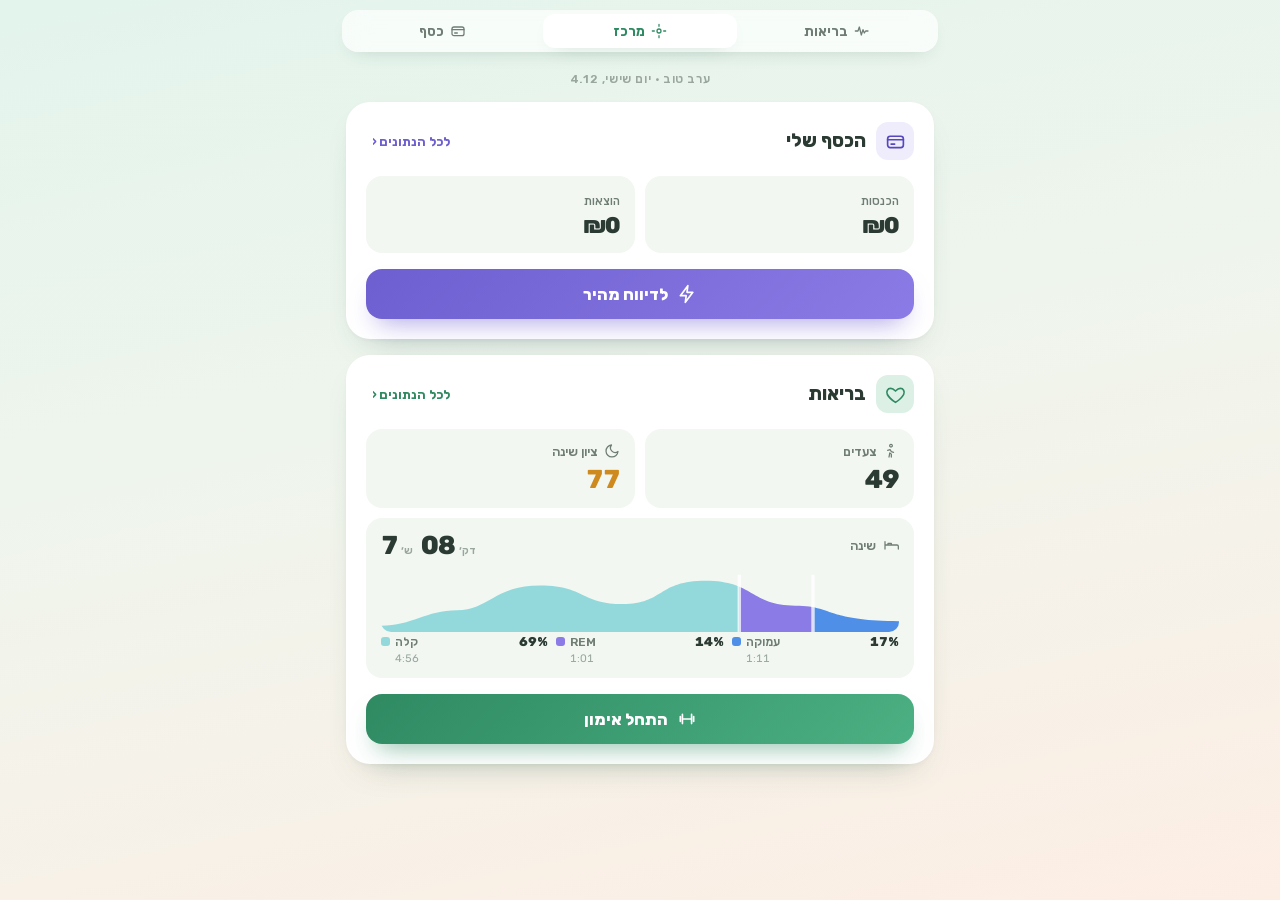
<file: index.html>
<!DOCTYPE html>
<html lang="he" dir="rtl">
<head>
  <meta charset="UTF-8">
  <meta name="viewport" content="width=device-width, initial-scale=1.0, viewport-fit=cover, maximum-scale=1.0">
  <meta name="theme-color" content="#eaf5ef">
  <title>בריאות וכסף</title>

  <link rel="manifest" href="manifest.webmanifest">
  <link rel="apple-touch-icon" href="icons/apple-touch-icon.png">
  <meta name="apple-mobile-web-app-capable" content="yes">
  <meta name="apple-mobile-web-app-status-bar-style" content="default">
  <meta name="apple-mobile-web-app-title" content="בריאות וכסף">
  <link rel="icon" href="icons/icon-192.png">

  <link rel="stylesheet" href="style.css">
  <link rel="stylesheet" href="shell.css">
  <script src="vendor/chart.umd.min.js"></script>
  <script src="common.js" defer></script>
  <script src="apple-health.js" defer></script>
  <script src="app.js" defer></script>
  <script src="hub.js" defer></script>
</head>
<body>

  <div id="loading" class="loading">
    <img src="icons/icon-192.png" alt="" class="load-logo">
    <div class="spinner"></div>
  </div>

  <div id="shell">
    <nav id="world-switch" class="world-switch" aria-label="מעבר בין עולמות">
      <button class="ws-btn" data-world="health"><svg viewBox="0 0 24 24" fill="none" stroke="currentColor" stroke-width="1.9" stroke-linecap="round" stroke-linejoin="round"><path d="M2 12h4l2-6 3 12 2.5-8 2 5 2-3h3.5"/></svg>בריאות</button>
      <button class="ws-btn active" data-world="hub"><svg viewBox="0 0 24 24" fill="none" stroke="currentColor" stroke-width="1.9" stroke-linecap="round" stroke-linejoin="round"><circle cx="12" cy="12" r="3"/><path d="M12 2v3M12 19v3M2 12h3M19 12h3"/></svg>מרכז</button>
      <button class="ws-btn" data-world="money"><svg viewBox="0 0 24 24" fill="none" stroke="currentColor" stroke-width="1.9" stroke-linecap="round" stroke-linejoin="round"><rect x="3" y="6" width="18" height="13" rx="3"/><path d="M3 10h18M7 15h4"/></svg>כסף</button>
    </nav>

    <div id="worlds">

      <!-- ===== עולם הבריאות ===== -->
      <section class="world" id="w-health">
        <div id="app" class="app hidden">

    <!-- ===== סרגל עליון ===== -->
    <header class="topbar">
      <div class="topbar-row">
        <div class="topbar-titles">
          <h1 id="page-title" class="page-title">בית</h1>
          <span id="page-sub" class="page-sub"></span>
        </div>
        <button id="sync-btn" class="icon-btn" aria-label="סנכרון נתונים">
          <svg viewBox="0 0 24 24"><path d="M21 12a9 9 0 1 1-3-6.7"/><path d="M21 4v5h-5"/></svg>
        </button>
        <button id="profile-btn" class="icon-btn" aria-label="פרופיל אישי">
          <svg viewBox="0 0 24 24"><circle cx="12" cy="8" r="4"/><path d="M4 21a8 8 0 0 1 16 0"/></svg>
        </button>
      </div>
      <div id="range-filter" class="range-seg" aria-label="טווח זמן">
        <button data-range="7" class="seg-btn">שבוע</button>
        <button data-range="30" class="seg-btn">חודש</button>
        <button data-range="all" class="seg-btn">הכל</button>
      </div>
    </header>

    <!-- ===== עמודים בהחלקה ===== -->
    <div id="pager" class="pager">

      <!-- ========== בית ========== -->
      <section class="page" data-title="בית" data-sub="תמונת מצב">
        <div id="demo-banner" class="banner hidden">
          מציג <b>נתוני דמו</b> — הנתונים האמיתיים מתעדכנים אוטומטית מגרמין.
        </div>

        <!-- לוח טבעות — מוכנות במרכז + מדדים מסביב -->
        <div id="dashboard" class="dashboard"></div>

        <!-- אזהרת עומס/מחלה — מופיע רק כשמצטלבים סימנים -->
        <div id="strain-warning"></div>

        <!-- מה חריג -->
        <div id="anomalies"></div>

        <!-- השבוע שלי — סיכום מול השבוע הקודם -->
        <div id="week-summary"></div>

        <!-- תובנה -->
        <div id="insight-home"></div>

        <!-- מעקב משקל -->
        <div id="weight-card"></div>

        <!-- פרופיל -->
        <div id="home-body"></div>
      </section>

      <!-- ========== שינה ========== -->
      <section class="page" data-title="שינה" data-sub="איכות הלילה">
        <div id="sleep-hero" class="stat-hero"></div>
        <div id="sleep-rec"></div>
        <div id="sleep-consistency"></div>
        <article class="card">
          <div class="card-head"><h2 class="ct" data-info="sleep_hours">שעות שינה<span class="info-i">ⓘ</span></h2><span class="unit" id="u-sleep"></span></div>
          <div class="legend" id="legend-sleep"></div>
          <div class="chart-wrap" dir="ltr"><canvas id="chart-sleep"></canvas></div>
          <div id="tip-sleep"></div>
        </article>
        <article class="card">
          <div class="card-head"><h2 class="ct" data-info="stages">שלבי שינה<span class="info-i">ⓘ</span></h2><span class="unit">שעות לפי שלב</span></div>
          <div class="legend" id="legend-stages"></div>
          <div class="chart-wrap" dir="ltr"><canvas id="chart-stages"></canvas></div>
          <div id="tip-stages"></div>
        </article>
        <div id="stages-analysis"></div>
        <div id="sleep-breathing"></div>
        <div id="sleep-insight"></div>
        <div id="sleep-records"></div>
      </section>

      <!-- ========== לב והתאוששות ========== -->
      <section class="page" data-title="לב והתאוששות" data-sub="דופק, HRV ומתח">
        <div id="heart-hero" class="stat-hero"></div>
        <article class="card">
          <div class="card-head"><h2 class="ct" data-info="rhr">דופק מנוחה<span class="info-i">ⓘ</span></h2><span class="unit" id="u-rhr">bpm</span></div>
          <div class="legend" id="legend-rhr"></div>
          <div class="chart-wrap chart-sm" dir="ltr"><canvas id="chart-rhr"></canvas></div>
          <div id="tip-rhr"></div>
        </article>
        <article class="card">
          <div class="card-head"><h2 class="ct" data-info="hrv">שונות דופק (HRV)<span class="info-i">ⓘ</span></h2><span class="unit" id="u-hrv">ms</span></div>
          <div class="legend" id="legend-hrv"></div>
          <div class="chart-wrap chart-sm" dir="ltr"><canvas id="chart-hrv"></canvas></div>
          <div id="tip-hrv"></div>
        </article>
        <article class="card">
          <div class="card-head"><h2 class="ct" data-info="stress_avg">מתח<span class="info-i">ⓘ</span></h2><span class="unit">0–100</span></div>
          <div class="legend" id="legend-stress"></div>
          <div class="chart-wrap" dir="ltr"><canvas id="chart-stress"></canvas></div>
          <div id="tip-stress"></div>
        </article>
        <div id="heart-insight"></div>
        <div id="hr-zones"></div>
      </section>

      <!-- ========== פעילות ========== -->
      <section class="page" data-title="פעילות" data-sub="תנועה ואימונים">
        <div id="steps-hero" class="stat-hero"></div>

        <!-- אימוני כוח — לוח V שבועי -->
        <div id="strength-card"></div>

        <!-- ניתוח אימון — תוכנית, מצב אימון ומעקב progressive overload -->
        <div id="train-card"></div>

        <!-- פעילות מומלצת לשבוע לפי המוכנות -->
        <div id="activity-rec"></div>

        <!-- ניתוח ריצות — סיווג לפי אזור מאמץ, השוואה וגרף שיפור -->
        <div id="runs-card"></div>

        <article class="card">
          <div class="card-head"><h2 class="ct" data-info="steps">צעדים<span class="info-i">ⓘ</span></h2><span class="unit" id="u-steps"></span></div>
          <div class="legend" id="legend-steps"></div>
          <div class="chart-wrap" dir="ltr"><canvas id="chart-steps"></canvas></div>
          <div id="tip-steps"></div>
        </article>
        <div id="workouts-card"></div>
        <div id="steps-insight"></div>
        <div id="steps-records"></div>
      </section>

    </div>

    <!-- ===== ניווט תחתון ===== -->
    <nav id="tabbar" class="tabbar" aria-label="ניווט">
      <i class="tab-pill" aria-hidden="true"></i>
      <button class="tab" data-index="0" aria-label="בית">
        <svg viewBox="0 0 24 24"><path d="M3 10.5 12 3l9 7.5"/><path d="M5 9.5V21h14V9.5"/></svg><span>בית</span>
      </button>
      <button class="tab" data-index="1" aria-label="שינה">
        <svg viewBox="0 0 24 24"><path d="M21 12.8A9 9 0 1 1 11.2 3a7 7 0 0 0 9.8 9.8z"/></svg><span>שינה</span>
      </button>
      <button class="tab" data-index="2" aria-label="לב והתאוששות">
        <svg viewBox="0 0 24 24"><path d="M2 12h4l2-6 3 12 2.5-8 2 5 2-3h3.5"/></svg><span>לב</span>
      </button>
      <button class="tab" data-index="3" aria-label="פעילות">
        <svg viewBox="0 0 24 24"><path d="M13 4a2 2 0 1 0 0 .01M8.5 21l1.2-6.2 2.3 1.9V21M6 10l3.7-1 2 3.2 3.3.8"/></svg><span>פעילות</span>
      </button>
    </nav>
        </div>
      </section>

      <!-- ===== מרכז ===== -->
      <section class="world" id="w-hub"><div id="hub"></div></section>

      <!-- ===== עולם הכסף ===== -->
      <section class="world" id="w-money">
        <iframe id="money-frame" src="money/" title="הכסף שלי" loading="eager"></iframe>
      </section>

    </div><!-- /#worlds -->
  </div><!-- /#shell -->

    <!-- ===== פרופיל אישי ===== -->
    <div id="profile-modal" class="modal hidden">
      <div class="modal-backdrop" data-close></div>
      <div class="modal-sheet" role="dialog" aria-label="פרופיל אישי">
        <div class="modal-head">
          <h2>פרופיל אישי</h2>
          <button class="icon-btn" data-close aria-label="סגור">✕</button>
        </div>
        <p class="modal-note">🔒 הנתונים נשמרים רק במכשיר שלך ואינם נשלחים לשום מקום. כל השדות אופציונליים.</p>
        <form id="profile-form">
          <div class="field-row">
            <label class="field">גיל<input type="number" name="age" min="10" max="120" inputmode="numeric" placeholder="35"></label>
            <label class="field">מין
              <select name="sex"><option value="">—</option><option value="m">זכר</option><option value="f">נקבה</option></select>
            </label>
          </div>
          <div class="field-row">
            <label class="field">גובה (ס״מ)<input type="number" name="heightCm" min="100" max="230" inputmode="numeric" placeholder="175"></label>
            <label class="field">משקל (ק״ג)<input type="number" name="weightKg" min="30" max="250" inputmode="numeric" placeholder="70"></label>
          </div>
          <div class="field-row">
            <label class="field">יעד שינה (שעות)<input type="number" name="sleepGoal" min="4" max="12" step="0.5" inputmode="decimal" placeholder="8"></label>
            <label class="field">יעד צעדים<input type="number" name="stepsGoal" min="1000" max="30000" step="500" inputmode="numeric" placeholder="10000"></label>
          </div>
          <div class="field-row">
            <label class="field">יעד אימוני כוח בשבוע<input type="number" name="strengthGoal" min="1" max="7" inputmode="numeric" placeholder="3"></label>
            <label class="field">יעד משקל (ק״ג)<input type="number" name="weightGoal" min="30" max="250" step="0.1" inputmode="decimal" placeholder="72"></label>
          </div>
          <div class="field-row">
            <label class="field">יעד ריצה שבועי (ק״מ)<input type="number" name="runGoalKm" min="1" max="200" step="0.5" inputmode="decimal" placeholder="לא חובה"></label>
            <label class="field">קצב יעד (דק׳:שנ׳ לק״מ)<input type="text" name="runGoalPace" inputmode="numeric" placeholder="למשל 5:30"></label>
          </div>
          <div class="field-row">
            <label class="field">דופק מקסימלי אמיתי<input type="number" name="maxHrOverride" min="120" max="220" inputmode="numeric" placeholder="לא חובה — ברירת מחדל 220 פחות גיל"></label>
          </div>
          <div class="rules-sec">
            <h3>סיווג ריצות</h3>
            <p class="rr-note">מה נחשב טמפו משתנה מרץ לרץ. העוצמה נמדדת באחוזים
              מ<b>רזרבת הדופק</b> — המרחק בין דופק המנוחה לדופק המקסימלי שלך.</p>
            <div class="field-row">
              <label class="field">טמפו מעוצמה של (%)<input type="number" name="runTempoPct" min="50" max="98" inputmode="numeric" placeholder="70"></label>
              <label class="field">נפח ממרחק של (ק״מ)<input type="number" name="runVolumeKm" min="1" max="50" step="0.5" inputmode="decimal" placeholder="3"></label>
            </div>
            <div class="field-row">
              <label class="field">אינטרוולים: פער דופק מקס׳ מהממוצע<input type="number" name="runIntervalSpread" min="5" max="90" inputmode="numeric" placeholder="ריק = תיוג ידני בלבד"></label>
            </div>
            <p class="rr-rule">קלה = כל מה שנשאר — מתחת לסף הטמפו וקצרה מסף הנפח.
              תמיד אפשר לתייג ריצה ידנית כאינטרוולים בלחיצה עליה ברשימה.</p>
            <p class="rr-preview" id="rr-preview"></p>
          </div>

          <div class="modal-actions">
            <button type="button" class="btn-ghost" id="profile-clear">איפוס</button>
            <button type="submit" class="btn-primary">שמירה</button>
          </div>
        </form>
        <div class="backup-row">
          <button type="button" class="btn-ghost" id="export-btn">⬇️ ייצוא גיבוי</button>
          <button type="button" class="btn-ghost" id="import-btn">⬆️ ייבוא</button>
          <input type="file" id="import-file" accept="application/json,.json" hidden>
        </div>
        <div class="apple-row">
          <button type="button" class="btn-ghost" id="apple-btn">🏃 ייבוא ריצות עבר מהאייפון</button>
          <input type="file" id="apple-file" accept=".xml,text/xml,application/xml" hidden>
          <p class="apple-status" id="apple-status">בריאות ← הפרופיל ← "ייצוא כל הנתונים", ואז בחר כאן את
            <code>export.xml</code>. נקראות רק ריצות משנתיים האחרונות, והכול נשאר במכשיר.</p>
        </div>
      </div>
    </div>

    <!-- ===== פירוט ריצה ===== -->
    <div id="run-sheet" class="rs-back hidden">
      <div class="rs" id="rs-panel" role="dialog" aria-label="פירוט ריצה">
        <div class="rs-body" id="rs-body"></div>
      </div>
    </div>

    <!-- ===== הזנת שקילה ===== -->
    <div id="weight-modal" class="modal hidden">
      <div class="modal-backdrop" data-close></div>
      <div class="modal-sheet" role="dialog" aria-label="הזנת שקילה">
        <div class="modal-head">
          <h2>שקילה חדשה</h2>
          <button class="icon-btn" data-close aria-label="סגור">✕</button>
        </div>
        <p class="modal-note">🔒 נשמר רק במכשיר שלך. שקילה שבועית באותה שעה ביום נותנת את המגמה האמינה ביותר.</p>
        <form id="weight-form">
          <div class="field-row">
            <label class="field">משקל (ק״ג)<input type="number" name="kg" min="30" max="250" step="0.1" inputmode="decimal" placeholder="70.0" required></label>
            <label class="field">תאריך<input type="date" name="date" required></label>
          </div>
          <div class="modal-actions">
            <button type="button" class="btn-ghost" data-close>ביטול</button>
            <button type="submit" class="btn-primary">שמירה</button>
          </div>
        </form>
      </div>
    </div>

    <!-- ===== טוקן סנכרון מגרמין ===== -->
    <div id="token-modal" class="modal hidden">
      <div class="modal-backdrop" data-close></div>
      <div class="modal-sheet" role="dialog" aria-label="סנכרון מגרמין">
        <div class="modal-head">
          <h2>סנכרון מגרמין</h2>
          <button class="icon-btn" data-close aria-label="סגור">✕</button>
        </div>
        <p class="modal-note">🔒 כדי למשוך נתונים מגרמין בלחיצה, האפליקציה מפעילה את ה-GitHub Action שלך. לשם כך צריך טוקן GitHub אישי — הוא נשמר <b>רק במכשיר שלך</b> ונשלח אך ורק ל-GitHub.</p>
        <ol class="token-steps">
          <li>פתח <a href="https://github.com/settings/personal-access-tokens/new" target="_blank" rel="noopener">יצירת טוקן Fine-grained</a></li>
          <li>Repository access → Only select repositories → <b>Garmin-data</b></li>
          <li>Permissions → Repository permissions → <b>Actions</b> → Read and write</li>
          <li>Generate → העתק את הטוקן והדבק כאן</li>
        </ol>
        <form id="token-form">
          <div class="field-row">
            <label class="field">טוקן GitHub<input type="password" id="token-input" autocomplete="off" spellcheck="false" placeholder="github_pat_..." required></label>
          </div>
          <div class="modal-actions">
            <button type="button" class="btn-ghost hidden" id="token-remove">מחק טוקן</button>
            <button type="submit" class="btn-primary">שמור וסנכרן</button>
          </div>
        </form>
      </div>
    </div>

    <!-- ===== הסבר על גרף ===== -->
    <div id="info-modal" class="modal hidden">
      <div class="modal-backdrop" data-close></div>
      <div class="modal-sheet" role="dialog" aria-label="הסבר">
        <div class="modal-head">
          <h2 id="info-title"></h2>
          <button class="icon-btn" data-close aria-label="סגור">✕</button>
        </div>
        <div id="info-body"></div>
      </div>
    </div>

    <!-- ===== עורך תוכנית האימונים ===== -->
    <div id="program-modal" class="modal hidden">
      <div class="modal-backdrop" data-close></div>
      <div class="modal-sheet tall" role="dialog" aria-label="תוכנית אימונים">
        <div class="modal-head">
          <h2 id="pg-title">תוכנית חדשה</h2>
          <button class="icon-btn" data-close aria-label="סגור">✕</button>
        </div>
        <p class="modal-note">🔒 נשמר רק במכשיר שלך. מזינים פעם אחת — ומכאן כל אימון מתועד בלחיצות.</p>
        <label class="field">שם התוכנית<input id="pg-name" data-act="pgname" placeholder="למשל: פול באדי A"></label>
        <div id="pg-ex"></div>
        <button class="pg-add wide" id="pg-newex">+ תרגיל</button>
        <div id="pg-list"></div>
        <div class="modal-actions">
          <button type="button" class="btn-ghost" id="pg-delete">מחיקה</button>
          <button type="button" class="btn-primary" id="pg-save">שמירה</button>
        </div>
        <button class="pg-newprog" id="pg-newprog">+ תוכנית נוספת</button>
        <button class="pg-newprog" id="pg-starter">↺ שחזור תוכניות A ו-B</button>
      </div>
    </div>

    <!-- ===== בחירת תוכנית לאימון ===== -->
    <div id="pick-modal" class="modal hidden">
      <div class="modal-backdrop" data-close></div>
      <div class="modal-sheet" role="dialog" aria-label="בחירת תוכנית">
        <div class="modal-head">
          <h2>איזה אימון היום?</h2>
          <button class="icon-btn" data-close aria-label="סגור">✕</button>
        </div>
        <div id="pick-list"></div>
      </div>
    </div>

    <!-- ===== מצב אימון ===== -->
    <div id="train-mode" class="train-mode hidden" role="dialog" aria-label="מצב אימון">
      <header class="tm-head">
        <button class="icon-btn" id="tm-close" aria-label="מזעור">✕</button>
        <div class="tm-h-mid">
          <h2 id="tm-title"></h2>
          <span class="tm-bar" id="tm-prog"><i></i></span>
        </div>
        <span class="tm-count" id="tm-count"></span>
      </header>
      <div class="tm-dots" id="tm-dots"></div>
      <div class="tm-body" id="tm-body"></div>
      <footer class="tm-foot">
        <input id="tm-note" placeholder="הערה לאימון (אופציונלי)" aria-label="הערה לאימון">
        <div class="tm-actions">
          <button class="btn-ghost" id="tm-discard">ביטול</button>
          <button class="btn-primary" id="tm-finish">סיום אימון</button>
        </div>
      </footer>
    </div>

    <!-- ===== בחירת תרגיל ידנית מתוך התוכנית ===== -->
    <div id="switch-modal" class="modal hidden">
      <div class="modal-backdrop" data-close></div>
      <div class="modal-sheet" role="dialog" aria-label="החלפת תרגיל">
        <div class="modal-head">
          <h2>מעבר לתרגיל</h2>
          <button class="icon-btn" data-close aria-label="סגור">✕</button>
        </div>
        <p class="modal-note">בחר תרגיל מהתוכנית. אחריו הניווט חוזר לסדר המקורי ומדלג על מה שכבר עשית.</p>
        <div id="sw-list"></div>
      </div>
    </div>

    <!-- ===== סיכום בסוף האימון ===== -->
    <div id="train-summary" class="modal hidden">
      <div class="modal-backdrop" data-close></div>
      <div class="modal-sheet" role="dialog" aria-label="סיכום האימון">
        <div class="modal-head">
          <h2>האימון נשמר</h2>
          <button class="icon-btn" data-close aria-label="סגור">✕</button>
        </div>
        <div id="ts-body"></div>
        <div class="modal-actions">
          <button type="button" class="btn-primary" data-close>סגירה</button>
        </div>
      </div>
    </div>
</body>
</html>
</file>
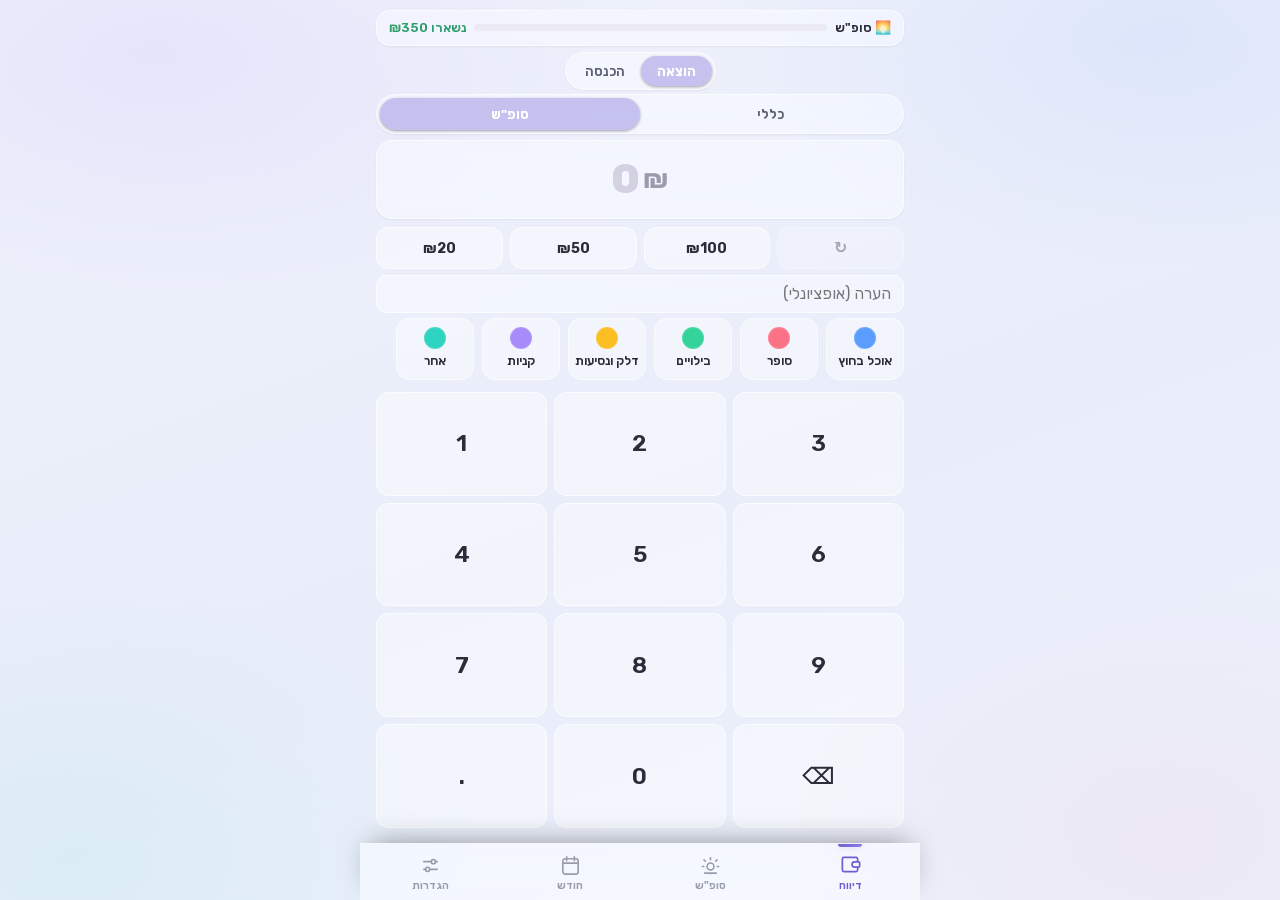
<file: money/index.html>
<!DOCTYPE html>
<html lang="he" dir="rtl" data-theme="light">
<head>
<meta charset="utf-8">
<meta name="viewport" content="width=device-width, initial-scale=1, viewport-fit=cover, user-scalable=no">
<title>הכסף שלי</title>
<meta name="theme-color" content="#eef4ee">
<link rel="manifest" href="manifest.json">
<meta name="apple-mobile-web-app-capable" content="yes">
<meta name="mobile-web-app-capable" content="yes">
<meta name="apple-mobile-web-app-title" content="הכסף שלי">
<link rel="apple-touch-icon" href="icon-192.png">
<link rel="icon" type="image/png" href="icon-192.png">
<style>
/* ===== Rubik (embedded, matches the health app) ===== */
@font-face {
    font-family: 'Rubik'; font-weight: 300 800; font-display: swap;
    src: url([data-uri]) format('woff2');
    unicode-range: U+0590-05FF, U+200C-2010, U+20AA, U+25CC, U+FB1D-FB4F;
  }
@font-face {
    font-family: 'Rubik'; font-weight: 300 800; font-display: swap;
    src: url([data-uri]) format('woff2');
    unicode-range: U+0000-00FF, U+2000-206F, U+2074, U+20AC, U+2191, U+2193, U+2212, U+2215;
  }
/* ---------- palette: deep-navy dark by default; light is opt-in ---------- */
:root {
  color-scheme: dark;
  --page: #0a0e17; --surface: #141b28; --surface-2: #1d2534;
  --ink: #f0f4fa; --ink-2: #9fadc2; --muted: #5c6b83;
  --grid: rgba(148,163,184,.14); --baseline: rgba(148,163,184,.22); --border: rgba(148,163,184,.12);
  --good: #34d399; --warn: #fbbf24; --crit: #fb7185; --good-text: #34d399;
  --accent: #5b9dff; --accent-bright: #7db4ff;
  --c1:#5b9dff; --c2:#fb7185; --c3:#34d399; --c4:#fbbf24; --c5:#a78bfa; --c6:#2dd4bf;
  --ring-track: rgba(148,163,184,.13);
}
/* explicit light theme (system-light users still get the navy look, to match) */
:root[data-theme="light"] {
  color-scheme: light;
  /* רקע פסטלי תואם לעולם הבריאות, עם אינדיגו כצבע-הזהות של הכסף */
  --page: #edf2ee;
  --surface: #ffffff; --surface-2: #f2f2fa;
  --ink: #2b2c3a; --ink-2: #5c5f72; --muted: #9a9cad;
  --grid: #ecebf4; --baseline: #d3d1e2; --border: rgba(45,42,70,.10);
  --good: #2f9e6a; --warn: #cf8a1f; --crit: #e0634e; --good-text: #2f875f;
  --accent: #6d5fd0; --accent-bright: #8b7be6;
  --c1:#6d5fd0; --c2:#e0634e; --c3:#2f9e6a; --c4:#cf8a1f; --c5:#8b7be6; --c6:#3fb0a2;
  --ring-track: #ecebf4;
}
* { box-sizing: border-box; -webkit-tap-highlight-color: transparent; }
html, body { margin: 0; height: 100%; }
body {
  direction: rtl; /* keeps RTL even when served without the <html dir> wrapper */
  background: var(--page); color: var(--ink);
  font-family: 'Rubik', system-ui, -apple-system, "Segoe UI", sans-serif;
  font-size: 16px; line-height: 1.5;
  max-width: 560px; margin: 0 auto;
}
h1,h2,h3 { margin: 0; }
button { font: inherit; color: inherit; border: none; background: none; cursor: pointer; }
input, select { font: inherit; color: var(--ink); background: var(--surface-2);
  border: 1px solid var(--border); border-radius: 10px; padding: 9px 12px; max-width: 100%; }
input:focus, select:focus { outline: 2px solid var(--accent); outline-offset: 1px; }
.num { font-variant-numeric: tabular-nums; }

/* ===== פייג'ר — אותו מנגנון כמו באפליקציית הבריאות =====
 * גלילה אופקית מקורית של הדפדפן עם scroll-snap: האצבע מזיזה את המסכים
 * אחד-לאחד, עם מומנטום והצמדה של המערכת. scroll-snap-stop: always מונע
 * דילוג על מסך; overscroll-behavior-x: contain מבטל "גומי" בקצוות. */
.pager {
  display: flex;
  height: 100vh; height: 100dvh;
  overflow-x: auto; overflow-y: hidden;
  scroll-snap-type: x mandatory; scroll-behavior: smooth;
  overscroll-behavior-x: contain;
}
.pager::-webkit-scrollbar { display: none; }
.pager { scrollbar-width: none; }
.screen {
  flex: 0 0 100%; min-width: 100%; height: 100%;
  overflow-y: auto; scroll-snap-align: start; scroll-snap-stop: always;
  padding: calc(8px + env(safe-area-inset-top)) 16px calc(72px + env(safe-area-inset-bottom));
  -webkit-overflow-scrolling: touch;
  /* כל מסך על שכבת GPU משלו — ההחלקה מרכיבה שכבות מוכנות במקום לרסטר מחדש */
  transform: translateZ(0);
}
.screen::-webkit-scrollbar { display: none; }
.screen { scrollbar-width: none; }
/* report fills the viewport: keypad grows to sit just above the tab bar */
#s-report { display: flex; flex-direction: column; }
#s-report #keypad { flex: 1 1 auto; grid-template-rows: repeat(4, minmax(46px, 1fr)); margin-top: 8px; }
.card { background: var(--surface); border: 1px solid var(--border);
  border-radius: 16px; padding: 14px 16px; margin: 10px 0; }
.mut { color: var(--muted); font-size: 13px; }
.sub { color: var(--ink-2); font-size: 14px; }
.row { display: flex; align-items: center; gap: 10px; }
.spread { justify-content: space-between; }

/* ---------- top status / budget ring ---------- */
.status-card { display: flex; align-items: center; gap: 16px; }
.ring-wrap { position: relative; width: 108px; height: 108px; flex: none; }
.ring-wrap svg { transform: rotate(-90deg); }
.ring-val { position: absolute; inset: 0; display: flex; flex-direction: column;
  align-items: center; justify-content: center; }
.ring-val { padding: 0 6px; }
.ring-val .amt { font-size: 21px; font-weight: 800; white-space: nowrap; line-height: 1.05; }
.ring-val .lbl { font-size: 10.5px; color: var(--muted); margin-top: 1px; }
.status-main { flex: 1; min-width: 0; }
.status-title { font-size: 16px; font-weight: 700; display: flex; gap: 6px; align-items: center; }
.status-note { margin-top: 2px; }

/* ---------- report screen ---------- */
.amount-display {
  text-align: center; font-size: 42px; font-weight: 800; letter-spacing: 1px;
  padding: 1px 0; min-height: 44px;
}
.amount-display .cur { font-size: 26px; color: var(--muted); font-weight: 600; }
.amount-display.zero { color: var(--baseline); }
.type-toggle { display: flex; background: var(--surface); border: 1px solid var(--border);
  border-radius: 999px; padding: 3px; width: fit-content; margin: 0 auto 6px; }
.type-toggle button { padding: 5px 18px; border-radius: 999px; font-size: 13.5px;
  font-weight: 600; color: var(--ink-2); }
.type-toggle button.on { background: var(--accent); color: #fff; }
.keypad { display: grid; grid-template-columns: repeat(3, 1fr); gap: 7px; margin: 6px 0 0;
  direction: ltr; /* dialer-style 1-2-3 left-to-right */ }
.keypad button {
  background: var(--surface); border: 1px solid var(--border); border-radius: 13px;
  font-size: 23px; font-weight: 600; padding: 8px 0;
}
.keypad button:active { background: var(--grid); }
.note-row input { width: 100%; }
.cats { display: grid; grid-template-columns: repeat(3, 1fr); gap: 8px; margin-top: 10px; }
.cat-btn {
  background: var(--surface); border: 1px solid var(--border); border-radius: 14px;
  padding: 8px 4px; text-align: center; font-size: 12.5px; font-weight: 600;
  display: flex; flex-direction: column; gap: 2px; align-items: center;
}
.cat-btn .em { font-size: 20px; }
.cat-btn:active { background: var(--grid); }
.save-income {
  width: 100%; background: var(--accent); color: #fff; font-weight: 700;
  border-radius: 14px; padding: 14px 0; font-size: 17px; margin-top: 10px;
}
.hint { text-align: center; margin-top: 8px; }

/* ---------- lists ---------- */
.tx-item { display: flex; align-items: center; gap: 10px; padding: 9px 2px;
  border-top: 1px solid var(--grid); }
.tx-item:first-child { border-top: none; }
.tx-emoji { font-size: 20px; flex: none; width: 28px; text-align: center;
  display: flex; align-items: center; justify-content: center; }
.tx-main { flex: 1; min-width: 0; }
.tx-name { font-size: 14.5px; font-weight: 600; }
.tx-time { font-size: 12px; color: var(--muted); }
.tx-amt { font-weight: 700; font-size: 15.5px; direction: ltr; unicode-bidi: isolate; }
.tx-amt.in { color: var(--good-text); }

/* ---------- weekend history ---------- */
.wk-card { padding: 11px 14px; }
.wk-head { display: flex; justify-content: space-between; align-items: baseline; }
.wk-title { font-weight: 700; font-size: 14.5px; }
.meter { height: 8px; border-radius: 4px; background: var(--ring-track);
  margin: 8px 0 4px; overflow: hidden; direction: ltr; }
.meter > div { height: 100%; border-radius: 4px; }
.badge { font-size: 12px; font-weight: 600; padding: 1px 9px; border-radius: 999px;
  border: 1px solid var(--border); }
.badge.ok { color: var(--good-text); }
.badge.over { color: var(--crit); }

/* ---------- month ---------- */
.month-nav { display: flex; align-items: center; justify-content: space-between; margin: 4px 0; }
.month-nav button { font-size: 22px; padding: 4px 14px; color: var(--ink-2); }
.month-nav .cur-month { font-weight: 700; font-size: 16.5px; }
.kpis { display: grid; grid-template-columns: repeat(3, 1fr); gap: 8px; }
.kpi { background: var(--surface); border: 1px solid var(--border); border-radius: 14px;
  padding: 10px 12px; text-align: center; }
.kpi .v { font-size: 19px; font-weight: 800; }
.kpi .l { font-size: 12px; color: var(--muted); }
.kpi .v.pos { color: var(--good-text); }
.kpi .v.neg { color: var(--crit); }
.bar-row { display: flex; align-items: center; gap: 10px; padding: 6px 0; }
.bar-label { width: 108px; flex: none; font-size: 13.5px; display: flex; gap: 6px; align-items: center;
  white-space: nowrap; overflow: hidden; text-overflow: ellipsis; }
.bar-track { flex: 1; height: 14px; background: none; direction: ltr; display: flex; justify-content: flex-end; }
.bar-fill { height: 100%; border-radius: 4px 0 0 4px; min-width: 2px; }
.bar-amt { width: 64px; flex: none; text-align: left; font-size: 13px; font-weight: 600; direction: ltr; }

/* ---------- settings ---------- */
.set-row { display: flex; justify-content: space-between; align-items: center; gap: 10px;
  padding: 10px 0; border-top: 1px solid var(--grid); }
.set-row:first-child { border-top: none; }
.set-row label { font-size: 14.5px; }
.set-row input[type=number] { width: 90px; text-align: center; }
.btn { background: var(--surface); border: 1px solid var(--border); border-radius: 12px;
  padding: 9px 16px; font-weight: 600; font-size: 14px; }
.btn.primary { background: var(--accent); border-color: var(--accent); color: #fff; }
.btn.danger { color: var(--crit); }
.btn-row { display: flex; gap: 8px; flex-wrap: wrap; margin-top: 8px; }

/* ---------- tab bar ---------- */
.tabbar {
  position: fixed; bottom: 0; left: 0; right: 0; z-index: 20;
  display: flex; background: var(--surface); border-top: 1px solid var(--border);
  padding-bottom: env(safe-area-inset-bottom); max-width: 560px; margin: 0 auto;
}
.tabbar button { flex: 1; display: flex; flex-direction: column; align-items: center;
  gap: 1px; padding: 8px 0 6px; font-size: 11px; color: var(--muted); font-weight: 600; }
.tabbar button .ic { font-size: 21px; }
.tabbar button.on { color: var(--accent); }

/* ---------- toast / modal ---------- */
.toast {
  position: fixed; bottom: calc(76px + env(safe-area-inset-bottom)); left: 14px; right: 14px;
  max-width: 532px; margin: 0 auto; z-index: 40;
  background: var(--ink); color: var(--page); border-radius: 14px; padding: 12px 16px;
  display: flex; align-items: center; justify-content: space-between; gap: 10px;
  font-size: 14.5px; font-weight: 600;
  transform: translateY(20px); opacity: 0; pointer-events: none; transition: .18s;
}
.toast.show { transform: none; opacity: 1; pointer-events: auto; }
.toast button { color: var(--warn); font-weight: 800; font-size: 14.5px; flex: none; }
.modal-back { position: fixed; inset: 0; background: rgba(0,0,0,.45); z-index: 30;
  display: none; align-items: flex-end; justify-content: center; }
.modal-back.show { display: flex; }
.modal { background: var(--page); width: 100%; max-width: 560px;
  border-radius: 20px 20px 0 0; padding: 18px 16px calc(18px + env(safe-area-inset-bottom));
  max-height: 88vh; overflow-y: auto; }
.modal h3 { margin-bottom: 10px; }
.modal .field { margin: 10px 0; }
.modal .field label { display: block; font-size: 13px; color: var(--muted); margin-bottom: 3px; }
.modal .field input, .modal .field select { width: 100%; }
.empty { text-align: center; color: var(--muted); padding: 22px 0; font-size: 14px; }
.insight-line { display: flex; gap: 8px; padding: 5px 0; font-size: 14.5px; align-items: baseline; }
.insight-line .em { flex: none; }

/* ---------- compact report layout ---------- */
.budget-strip { border-radius: 12px; padding: 7px 12px; margin: 2px 0 6px;
  font-size: 13px; font-weight: 600; display: flex; align-items: center; gap: 8px;
  border: 1px solid var(--border); background: var(--surface); }
.budget-strip .bs-bar { flex: 1; height: 7px; border-radius: 4px; background: var(--ring-track);
  overflow: hidden; direction: ltr; }
.budget-strip .bs-bar > div { height: 100%; border-radius: 4px; }
.budget-strip .bs-amt { flex: none; direction: ltr; unicode-bidi: isolate; }
.seg { display: flex; background: var(--surface); border: 1px solid var(--border);
  border-radius: 999px; padding: 3px; margin: 0 auto 4px; width: fit-content; }
.seg button { padding: 5px 16px; border-radius: 999px; font-size: 13.5px; font-weight: 600;
  color: var(--ink-2); white-space: nowrap; }
.seg button.on { background: var(--accent); color: #fff; }
.bucket-seg { width: 100%; }
.bucket-seg button { flex: 1; padding: 6px 4px; }
.bucket-seg button.on { background: var(--accent); }
.cats-strip { display: flex; gap: 8px; overflow-x: auto; padding: 2px 0 4px;
  -webkit-overflow-scrolling: touch; scrollbar-width: none;
  /* גלילת הקטגוריות לא "נשפכת" להחלפת מסך בקצה */
  overscroll-behavior-x: contain; }
.cats-strip::-webkit-scrollbar { display: none; }
.cats-strip .cat-btn { flex: 0 0 auto; width: 78px; }
.note-inline { width: 100%; padding: 6px 12px; margin-bottom: 3px; }

/* ---------- vertical bar chart (trends) ---------- */
.vchart { display: flex; align-items: flex-end; gap: 6px; height: 118px;
  direction: ltr; padding-top: 16px; }
.vbar-col { flex: 1; min-width: 0; display: flex; flex-direction: column;
  justify-content: flex-end; align-items: center; height: 100%; }
.vbar-wrap { width: 100%; display: flex; justify-content: center; align-items: flex-end;
  height: 100%; position: relative; }
.vbar { width: 100%; max-width: 30px; border-radius: 5px 5px 0 0; background: var(--accent);
  position: relative; min-height: 2px; }
.vbar.over { background: var(--crit); }
.vbar .vval { position: absolute; top: -15px; left: 50%; transform: translateX(-50%);
  font-size: 9.5px; font-weight: 700; white-space: nowrap; color: var(--ink-2); }
.vlab { font-size: 9.5px; color: var(--muted); margin-top: 4px; direction: ltr; white-space: nowrap; }
.chart-empty { text-align: center; color: var(--muted); font-size: 13px; padding: 20px 0; }
.budget-line { position: absolute; left: 0; right: 0; border-top: 1.5px dashed var(--baseline); }
.budget-line span { position: absolute; top: -8px; right: 0; font-size: 9px; color: var(--muted);
  background: var(--surface); padding: 0 3px; }

/* ===================== professional / statistical polish ===================== */
body { -webkit-font-smoothing: antialiased; text-rendering: optimizeLegibility; }
:root { --shadow: 0 1px 2px rgba(0,0,0,.35), 0 10px 24px -8px rgba(0,0,0,.55);
        --shadow-sm: 0 1px 2px rgba(0,0,0,.35); --radius: 22px; }
:root[data-theme="light"] { --shadow: 0 1px 2px rgba(16,24,40,.05), 0 8px 20px -8px rgba(16,24,40,.12);
        --shadow-sm: 0 1px 2px rgba(16,24,40,.06); }

.card { border-radius: var(--radius); box-shadow: var(--shadow); }
.card h3 { font-size: 14px; font-weight: 700; letter-spacing: .1px; }
.h-sub, .mut { letter-spacing: .1px; }

/* section title with accent tick */
.card > h3:first-child { position: relative; padding-inline-start: 11px; }
.card > h3:first-child::before { content: ""; position: absolute; inset-inline-start: 0; top: 2px;
  width: 3px; height: 14px; border-radius: 2px; background: var(--accent); opacity: .85; }

/* stat tiles */
.kpi { border-radius: 15px; box-shadow: var(--shadow-sm); padding: 11px 10px; text-align: right; }
.kpi .l { font-size: 11px; font-weight: 600; text-transform: none; letter-spacing: .2px; margin-bottom: 2px; }
.kpi .v { font-size: 20px; line-height: 1.1; }
.kpi .cap { font-size: 10.5px; color: var(--muted); margin-top: 2px; font-weight: 600; }

/* budget strip refined */
.budget-strip { box-shadow: var(--shadow-sm); border-radius: 14px; }

/* segmented controls */
.seg, .type-toggle { box-shadow: var(--shadow-sm); }
.seg button, .bucket-seg button { transition: background .15s, color .15s; }

/* amount readout */
.amount-display { background: var(--surface); border: 1px solid var(--border); border-radius: 16px;
  box-shadow: var(--shadow-sm); margin: 2px 0; padding: 7px 0; min-height: 0;
  display: flex; align-items: center; justify-content: center; gap: 2px; }

/* keypad */
.keypad button { box-shadow: var(--shadow-sm); transition: transform .06s, background .12s; }
.keypad button:active { transform: scale(.97); }
.cat-btn { box-shadow: var(--shadow-sm); }

/* tab bar premium */
.tabbar { box-shadow: 0 -1px 0 var(--border), 0 -8px 24px rgba(16,24,40,.05);
  backdrop-filter: saturate(1.4); }
.tabbar button { position: relative; padding-top: 10px; }
.tabbar button.on::before { content: ""; position: absolute; top: 0; left: 50%; transform: translateX(-50%);
  width: 26px; height: 3px; border-radius: 0 0 3px 3px; background: var(--accent); }
.tabbar button .ic { font-size: 20px; transition: transform .15s; display: inline-flex; }
.tabbar button .ic svg { width: 23px; height: 23px; display: block; }
.tabbar button.on .ic { transform: translateY(-1px) scale(1.06); }

/* meters / bars rounder */
.meter { height: 9px; border-radius: 5px; }
.vbar { border-radius: 6px 6px 0 0; }

/* transaction rows a touch airier */
.tx-item { padding: 10px 2px; }
.badge { padding: 2px 10px; }

/* travel mode figures */
.travel-figures { display: grid; grid-template-columns: repeat(3, 1fr); gap: 8px; text-align: center;
  margin-top: 4px; }
.travel-figures .tf-v { font-size: 18px; font-weight: 800; line-height: 1.1; }
.travel-figures .tf-l { font-size: 11px; color: var(--muted); margin-top: 2px; font-weight: 600; }
.bucket-seg button[data-bucket="travel"].on { background: #7c6df2; }

/* toggle switch (page is RTL: knob rests at the right, slides left when on) */
.switch { flex: none; width: 48px; height: 28px; border-radius: 999px; background: var(--baseline);
  position: relative; transition: background .2s; }
.switch .knob { position: absolute; top: 3px; right: 3px; width: 22px; height: 22px;
  border-radius: 50%; background: #fff; box-shadow: 0 1px 3px rgba(0,0,0,.3); transition: transform .2s; }
.switch.on { background: var(--good); }
.switch.on .knob { transform: translateX(-20px); }

/* transaction search + filter */
.tx-filter { margin-bottom: 8px; }
.tx-search { width: 100%; margin-bottom: 8px; }
.filter-chips { display: flex; gap: 6px; overflow-x: auto; scrollbar-width: none;
  -webkit-overflow-scrolling: touch; overscroll-behavior-x: contain; }
.filter-chips::-webkit-scrollbar { display: none; }
.chip { flex: 0 0 auto; background: var(--surface); border: 1px solid var(--border);
  border-radius: 999px; padding: 5px 13px; font-size: 12.5px; font-weight: 600;
  color: var(--ink-2); box-shadow: var(--shadow-sm); transition: background .15s, color .15s; }
.chip.on { background: var(--accent); color: #fff; border-color: var(--accent); }
.filter-count { font-size: 12px; color: var(--muted); font-weight: 600; padding: 6px 2px 2px; }

/* month-over-month comparison line */
.compare-line { display: flex; align-items: center; gap: 8px; background: var(--surface);
  border: 1px solid var(--border); border-radius: 14px; box-shadow: var(--shadow-sm);
  padding: 9px 14px; margin: 8px 0; font-size: 13.5px; font-weight: 600; }
.compare-line .em { flex: none; }

/* night-spending marker */
.night-badge { font-size: 12px; opacity: .8; }
.tx-item.night .tx-emoji { position: relative; }
.tx-item.night { background: linear-gradient(90deg, rgba(89,86,196,.06), transparent 60%); }

/* quick amounts row */
.quick-amounts { display: grid; grid-template-columns: repeat(4, 1fr); gap: 7px; margin: 6px 0;
  direction: ltr; }
.qa-btn { background: var(--surface); border: 1px solid var(--border); border-radius: 13px;
  font-size: 14px; font-weight: 700; padding: 8px 0; box-shadow: var(--shadow-sm);
  transition: transform .06s, background .12s; }
.qa-btn:active { transform: scale(.97); }
.qa-btn#repeat-last { color: var(--ink-2); font-size: 16px; }

/* ============================================================================
   PREMIUM PASS — depth, type & accent refinements layered on the base design.
   Kept footprint-neutral on the report screen so the keypad still clears the
   tab bar on short phones.
   ============================================================================ */
:root {
  --grad-accent: linear-gradient(135deg, var(--accent), var(--accent-bright));
  --shadow: 0 10px 30px -18px rgba(0,0,0,.8);
  --shadow-sm: 0 1px 2px rgba(0,0,0,.4); --ring-glow: rgba(0,0,0,.55);
}
:root[data-theme="light"] {
  --shadow: 0 1px 1px rgba(16,24,40,.03), 0 2px 6px rgba(16,24,40,.05), 0 12px 28px -10px rgba(16,24,40,.10);
  --shadow-sm: 0 1px 2px rgba(16,24,40,.06); --ring-glow: rgba(16,24,40,.10);
}

/* soft depth behind the page */
body { background:
  radial-gradient(120% 60% at 50% -10%, color-mix(in srgb, var(--accent) 6%, transparent), transparent 60%),
  var(--page); background-attachment: fixed; }

/* headings & numerals */
h1, h2, h3 { letter-spacing: -.2px; }
h2 { font-weight: 800; }
.num { font-variant-numeric: tabular-nums; font-feature-settings: "tnum" 1; }

/* cards: hairline top highlight for a crisp, layered feel (exact health-app treatment) */
.card { position: relative; border-color: var(--border);
  background: linear-gradient(180deg, rgba(255,255,255,.035), transparent 42%), var(--surface); }
:root[data-theme="light"] .card {
  background: linear-gradient(180deg, color-mix(in srgb, var(--surface) 97%, #fff), var(--surface)); }
.card > h3:first-child::before { background: var(--grad-accent); opacity: 1; width: 3.5px; height: 15px;
  box-shadow: 0 0 8px -1px color-mix(in srgb, var(--accent) 60%, transparent); }

/* KPI tiles: premium readout */
.kpi { background: linear-gradient(180deg, color-mix(in srgb, var(--surface) 96%, var(--accent) 4%), var(--surface));
  border-color: color-mix(in srgb, var(--border) 80%, transparent); }
.kpi .l { color: var(--muted); text-transform: uppercase; font-size: 9.5px; letter-spacing: .6px; }
.kpi .v { font-weight: 800; letter-spacing: -.4px; }

/* primary actions → accent gradient with depth */
.btn.primary, .save-income {
  background: var(--grad-accent); border: none; color: #fff;
  box-shadow: 0 1px 2px rgba(16,24,40,.18), 0 6px 16px -6px color-mix(in srgb, var(--accent) 55%, transparent);
  transition: transform .08s ease, box-shadow .15s ease, filter .15s ease; }
.btn.primary:active, .save-income:active { transform: translateY(1px); filter: brightness(.96); }

/* segmented controls → dark track with a lifted navy-blue pill (health-app style) */
.seg, .type-toggle, .bucket-seg { background: color-mix(in srgb, var(--page) 55%, var(--surface));
  border-color: color-mix(in srgb, var(--border) 90%, transparent); }
.type-toggle button.on, .seg button.on, .bucket-seg button.on, .chip.on {
  background: color-mix(in srgb, var(--accent) 20%, var(--surface));
  color: var(--accent-bright); border-color: color-mix(in srgb, var(--accent) 38%, transparent);
  box-shadow: 0 1px 3px rgba(0,0,0,.35); font-weight: 700; }
.chip.on { color: #fff; background: var(--grad-accent); }
.bucket-seg button[data-bucket="travel"].on { background: color-mix(in srgb, #a78bfa 24%, var(--surface)); color: #c9b6ff; border-color: color-mix(in srgb, #a78bfa 40%, transparent); }

/* progress meters & bars → refined track + gradient vbars */
.meter, .bs-bar { background: color-mix(in srgb, var(--ink) 8%, transparent); }
.vbar { background: linear-gradient(180deg, color-mix(in srgb, var(--accent) 92%, #fff 8%), var(--accent)); }
.vbar.over { background: linear-gradient(180deg, color-mix(in srgb, var(--crit) 92%, #fff 8%), var(--crit)); }

/* budget ring: soft glow + rounded, premium cap */
.ring-wrap { filter: drop-shadow(0 3px 8px var(--ring-glow)); }
.ring-wrap svg circle:last-child { transition: stroke-dashoffset .6s cubic-bezier(.22,.61,.36,1); }
.ring-val .amt { letter-spacing: -.5px; }

/* amount readout: crisp, focused */
.amount-display { background: linear-gradient(180deg, color-mix(in srgb, var(--surface) 96%, var(--accent) 5%), var(--surface));
  border-color: color-mix(in srgb, var(--accent) 22%, var(--border)); }
.amount-display .cur { font-weight: 700; }

/* keypad & category keys: tactile */
.keypad button, .cat-btn, .qa-btn { border-color: color-mix(in srgb, var(--border) 75%, transparent); }
.keypad button:active, .qa-btn:active, .cat-btn:active { box-shadow: var(--shadow-sm) inset; }

/* tab bar: frosted, premium indicator */
.tabbar { background: color-mix(in srgb, var(--surface) 82%, transparent);
  backdrop-filter: saturate(1.5) blur(14px); -webkit-backdrop-filter: saturate(1.5) blur(14px);
  box-shadow: 0 -1px 0 var(--border), 0 -10px 30px -12px rgba(16,24,40,.12); }
.tabbar button.on::before { display: none; } /* replaced by the sliding indicator */
/* המחוון נגרר ישירות מתנוחת הגלילה של הפייג'ר (בלי transition שירדוף אחריו) */
.tab-ind { position: absolute; top: 0; left: 0; width: 24px; height: 3px; border-radius: 0 0 3px 3px;
  background: var(--grad-accent); box-shadow: 0 1px 6px -1px color-mix(in srgb, var(--accent) 70%, transparent);
  pointer-events: none; }

/* badges & chips: softer surfaces */
.badge { border-color: color-mix(in srgb, var(--border) 80%, transparent);
  background: color-mix(in srgb, var(--surface) 60%, transparent); }
.badge.ok { background: color-mix(in srgb, var(--good) 12%, transparent); border-color: color-mix(in srgb, var(--good) 30%, transparent); }
.badge.over { background: color-mix(in srgb, var(--crit) 12%, transparent); border-color: color-mix(in srgb, var(--crit) 30%, transparent); }

/* transaction rows: hairline separators, gentle hover/press */
.tx-item { border-top-color: color-mix(in srgb, var(--grid) 70%, transparent); transition: background .12s; }
.tx-item[data-tx]:active, .tx-item[data-fixed]:active { background: color-mix(in srgb, var(--accent) 6%, transparent); }
.tx-amt { letter-spacing: -.3px; }

/* modals: refined sheet */
.modal { box-shadow: 0 -8px 40px -8px rgba(16,24,40,.3); border-radius: 24px 24px 0 0; }
/* הטשטוש היחיד מאחורי הגיליון — הגיליון עצמו אטום */
.modal-back { -webkit-backdrop-filter: blur(6px); backdrop-filter: blur(6px); }

/* toast: crisp pill */
.toast { border-radius: 16px; box-shadow: 0 8px 30px -6px rgba(16,24,40,.4); }

/* respect reduced motion for the new transitions too */
@media (prefers-reduced-motion: reduce) {
  .ring-wrap svg circle:last-child, .btn.primary, .save-income { transition: none; }
  .pager { scroll-behavior: auto; }
}

/* ---------- monthly recap card (health-app "coach card" tint) ---------- */
.recap-card { padding: 16px; overflow: hidden;
  background: linear-gradient(140deg, rgba(91,157,255,.12), rgba(52,211,153,.06)), var(--surface); }
:root[data-theme="light"] .recap-card { background: linear-gradient(140deg, rgba(91,157,255,.10), rgba(52,211,153,.06)), var(--surface); }
.recap-card .rc-title { font-size: 13px; font-weight: 700; color: var(--ink-2);
  display: flex; align-items: center; gap: 6px; }
.recap-card .rc-hero { font-size: 30px; font-weight: 800; letter-spacing: -.8px; margin: 4px 0 1px; }
.recap-card .rc-hero.pos { color: var(--good-text); }
.recap-card .rc-hero.neg { color: var(--crit); }
.recap-card .rc-sub { font-size: 13px; color: var(--muted); font-weight: 600; }
.recap-card .rc-lines { margin-top: 12px; display: grid; gap: 7px; }
.rc-line { display: flex; align-items: baseline; gap: 8px; font-size: 13.5px; }
.rc-line .em { flex: none; }
.rc-line b { font-weight: 700; }

/* ---------- day-of-week chart labels ---------- */
#m-dow-chart .vlab { font-size: 11px; font-weight: 600; }

/* ---------- budget-alert pill in the budget strip ---------- */
.bs-alert { display: inline-flex; align-items: center; gap: 3px; font-size: 11px; font-weight: 700;
  padding: 1px 7px; border-radius: 999px; margin-inline-start: 4px; }
.bs-alert.warn { color: var(--warn); background: color-mix(in srgb, var(--warn) 15%, transparent); }
.bs-alert.crit { color: var(--crit); background: color-mix(in srgb, var(--crit) 15%, transparent); }

/* ---------- collapsible sections (clean surface, sharp depth on tap) ---------- */
.collapse { background: linear-gradient(180deg, color-mix(in srgb, var(--surface) 97%, #fff), var(--surface));
  border: 1px solid color-mix(in srgb, var(--border) 70%, transparent); border-radius: var(--radius);
  box-shadow: var(--shadow); margin: 10px 0; overflow: hidden; }
@media (prefers-color-scheme: dark) { :root:where(:not([data-theme="light"])) .collapse {
  background: linear-gradient(180deg, color-mix(in srgb, var(--surface) 92%, #fff 3%), var(--surface)); } }
.collapse-head { width: 100%; display: flex; align-items: center; gap: 10px;
  padding: 14px 16px; font-weight: 700; font-size: 14px; letter-spacing: -.2px; text-align: start; }
.collapse-head .ch-title { position: relative; padding-inline-start: 11px; }
.collapse-head .ch-title::before { content: ""; position: absolute; inset-inline-start: 0; top: 1px;
  width: 3.5px; height: 15px; border-radius: 2px; background: var(--grad-accent);
  box-shadow: 0 0 8px -1px color-mix(in srgb, var(--accent) 60%, transparent); }
.collapse-head .ch-meta { color: var(--muted); font-size: 12px; font-weight: 600; }
.collapse-head .chev { margin-inline-start: auto; color: var(--muted); font-size: 20px; line-height: 1;
  transition: transform .22s ease; }
.collapse.open .collapse-head .chev { transform: rotate(180deg); }
.collapse-body { display: none; padding: 0 16px 14px; }
.collapse.open .collapse-body { display: block; animation: collapse-in .22s ease; }
@keyframes collapse-in { from { opacity: 0; transform: translateY(-4px); } to { opacity: 1; transform: none; } }
@media (prefers-reduced-motion: reduce) { .collapse.open .collapse-body { animation: none; } .collapse-head .chev { transition: none; } }
.sub-h { font-size: 12.5px; font-weight: 700; color: var(--ink-2); letter-spacing: -.1px; margin: 14px 0 6px; }
.sub-h:first-child { margin-top: 2px; }

/* ---------- swipe a transaction row: one way deletes, the other edits ---------- */
.tx-item[data-tx] { position: relative; touch-action: pan-y; }
.tx-item[data-tx].swiping { will-change: transform; }
.tx-item[data-tx].will-delete { background: color-mix(in srgb, var(--crit) 14%, transparent); }
.tx-item[data-tx].will-delete::after { content: "🗑 מחיקה"; position: absolute; inset-inline-end: 12px;
  top: 50%; transform: translateY(-50%); font-size: 12px; font-weight: 700; color: var(--crit); }
.tx-item[data-tx].will-edit { background: color-mix(in srgb, var(--accent) 12%, transparent); }
.tx-item[data-tx].will-edit::after { content: "✏️ עריכה"; position: absolute; inset-inline-start: 12px;
  top: 50%; transform: translateY(-50%); font-size: 12px; font-weight: 700; color: var(--accent); }

/* ---------- bank-import wizard (all inside the modal) ---------- */
.imp-scroll { max-height: 62vh; overflow-y: auto; margin: 4px -4px 0; padding: 0 4px; }
.imp-months { margin: 8px 0; }
.imp-months .row { padding: 5px 0; border-top: 1px solid var(--grid); font-size: 14px; }
.imp-months .row:first-child { border-top: none; }
.imp-note { font-size: 12.5px; color: var(--muted); margin: 8px 0; line-height: 1.7; }
.imp-map-row { display: flex; align-items: center; gap: 10px; padding: 8px 0; border-top: 1px solid var(--grid); }
.imp-map-row:first-child { border-top: none; }
.imp-map-row .bc { flex: 1; font-size: 13.5px; font-weight: 600; min-width: 0; }
.imp-map-row select { flex: none; width: 46%; }
.imp-map-row select.need { border-color: var(--warn); box-shadow: 0 0 0 2px color-mix(in srgb, var(--warn) 25%, transparent); }
.imp-dup { padding: 9px 0; border-top: 1px solid var(--grid); }
.imp-dup:first-child { border-top: none; }
.imp-dup .d-main { font-size: 13.5px; font-weight: 600; }
.imp-dup .d-sub { font-size: 12px; color: var(--muted); margin: 1px 0 6px; }
.imp-dup .seg { margin: 0; width: 100%; }
.imp-dup .seg button { flex: 1; font-size: 12px; padding: 5px 6px; }
.imp-step { font-size: 11px; color: var(--muted); font-weight: 700; letter-spacing: .3px; margin-bottom: 2px; }

/* ---------- inline line-icons (replace decorative emojis) ---------- */
.lico { display: inline-flex; align-items: center; vertical-align: -3px; color: var(--ink-2); }
.lico svg { width: 15px; height: 15px; }
.ch-title .lico, .status-title .lico, .sub-h .lico, .card > h3 .lico, .h-title .lico { color: var(--accent); }
.rc-title .lico { color: var(--accent-bright); }

/* ---------- category breakdown card (month ⇄ all-time) ---------- */
.cats-head { display: flex; align-items: center; justify-content: space-between; gap: 8px 10px; flex-wrap: wrap; margin-bottom: 8px; }
.cats-head h3 { flex: 0 1 auto; }
.seg.sm { flex: 0 0 auto; width: auto; margin: 0; padding: 2px; }
.seg.sm button { flex: 0 0 auto; white-space: nowrap; padding: 4px 12px; font-size: 12px; }
.cat-row { cursor: pointer; border-radius: 8px; transition: background .12s; }
.cat-row:active { background: color-mix(in srgb, var(--accent) 7%, transparent); }
.bar-amt .bar-pct { display: block; font-size: 10px; color: var(--muted); font-weight: 600; margin-top: -1px; }
.cat-total { padding-top: 9px; margin-top: 5px; border-top: 1px solid var(--grid); }
/* ---------- modal drag handle + swipe-down-to-close ---------- */
.modal { position: relative; }
.modal::before { content: ""; display: block; width: 38px; height: 4px; border-radius: 999px;
  background: var(--baseline); opacity: .6; margin: -6px auto 12px; }
.modal.closing { animation: sheet-down .2s ease forwards; }
@keyframes sheet-down { to { transform: translateY(100%); opacity: .4; } }
@media (prefers-reduced-motion: reduce) { .modal.closing { animation: none; } }

/* ---------- friendlier empty states ---------- */
.empty .empty-emo { display: block; font-size: 30px; margin-bottom: 6px; opacity: .75; }

/* ---------- consistent category colour dots ---------- */
.cat-dot { display: inline-block; width: 8px; height: 8px; border-radius: 50%;
  margin-inline-end: 6px; flex: none; vertical-align: middle; }

/* ---------- category colour swatch (replaces the emoji) ---------- */
.cat-sw { display: inline-block; border-radius: 50%; flex: none; width: 20px; height: 20px;
  box-shadow: inset 0 0 0 1px rgba(255,255,255,.14); }
.cat-btn .cat-sw { width: 22px; height: 22px; margin-bottom: 1px; }
.tx-emoji .cat-sw { width: 16px; height: 16px; }
.insight-line .cat-sw, .rc-line .cat-sw { width: 13px; height: 13px; }
.color-grid { display: flex; flex-wrap: wrap; gap: 9px; }
.color-sw { width: 32px; height: 32px; border-radius: 50%; border: 2px solid transparent; flex: none;
  box-shadow: inset 0 0 0 1px rgba(255,255,255,.14); transition: transform .1s; }
.color-sw:active { transform: scale(.92); }
.color-sw.on { outline: 2px solid var(--ink); outline-offset: 2px; }

/* ---------- screen header (big title + muted subtitle), health-app style ---------- */
.scr-head { display: flex; align-items: flex-start; justify-content: space-between; margin: 4px 2px 14px; }
.scr-head .h-title { font-size: 25px; font-weight: 800; letter-spacing: -.5px; line-height: 1.1; }
.scr-head .h-sub { font-size: 13.5px; color: var(--muted); font-weight: 600; margin-top: 2px; }

/* ---------- delta chip (▲/▼ pill), health-app style ---------- */
.delta-chip { display: inline-flex; align-items: center; gap: 4px; padding: 4px 10px; border-radius: 999px;
  font-size: 12.5px; font-weight: 700; font-variant-numeric: tabular-nums; line-height: 1; white-space: nowrap; }
.delta-chip svg { width: 10px; height: 10px; }
.delta-chip.pos { background: rgba(52,211,153,.14); color: var(--good); }
.delta-chip.neg { background: rgba(251,113,133,.14); color: var(--crit); }
.delta-chip.flat { background: rgba(148,163,184,.12); color: var(--ink-2); }

/* ---------- mini metric rings row, health-app style ---------- */
.minis { display: grid; grid-template-columns: repeat(4, 1fr); gap: 8px; }
.mini { display: flex; flex-direction: column; align-items: center; gap: 8px; }
.mini-ring { position: relative; width: 72px; height: 72px; }
.mini-ring svg { width: 100%; height: 100%; transform: rotate(-90deg); }
.mini-num { position: absolute; inset: 0; display: flex; flex-direction: column; align-items: center; justify-content: center; line-height: 1; }
.mini-num b { font-size: 16px; font-weight: 800; font-variant-numeric: tabular-nums; }
.mini-num s { font-size: 9px; color: var(--muted); text-decoration: none; margin-top: 2px; }
.mini-lab { display: inline-flex; align-items: center; gap: 4px; font-size: 11.5px; color: var(--ink-2); font-weight: 600; }
.mini-lab svg { width: 13px; height: 13px; }

/* ---------- compact report layout for short phones (e.g. iPhone SE) ----------
   Keeps the whole entry flow — amount, quick amounts, categories, keypad —
   above the tab bar without scrolling on shorter viewports. */
@media (max-height: 730px) {
  #s-report { padding-top: calc(4px + env(safe-area-inset-top)); }
  #s-report .budget-strip { padding: 5px 12px; margin: 0 0 4px; }
  #s-report .seg { margin-bottom: 3px; }
  #s-report .seg button, #s-report .bucket-seg button { padding: 4px 14px; }
  #s-report .amount-display { padding: 2px 0; font-size: 30px; }
  #s-report .amount-display .cur { font-size: 19px; }
  #s-report .quick-amounts { margin: 4px 0; }
  #s-report .qa-btn { padding: 6px 0; font-size: 13px; }
  #s-report .note-inline { padding: 5px 12px; margin-bottom: 2px; }
  #s-report .cats-strip .cat-btn { padding: 6px 4px; font-size: 11px; }
  #s-report .cats-strip .cat-btn .em { font-size: 17px; }
  #s-report #keypad { grid-template-rows: repeat(4, minmax(36px, 1fr)); gap: 5px; margin-top: 5px; }
  #s-report .keypad button { font-size: 19px; padding: 3px 0; }
}

/* ============================================================================
   GLASSMORPHISM PASS — translucent frosted panels over a rich gradient.
   Strong blur on big panels; light translucency on small repeated buttons.
   ============================================================================ */
:root {
  --glass: rgba(255,255,255,.07);
  --glass-2: rgba(255,255,255,.05);
  --glass-hi: rgba(255,255,255,.12);
  --glass-brd: rgba(255,255,255,.20);
  --glass-blur: blur(20px) saturate(1.5);
  --glass-blur-sm: blur(10px) saturate(1.4);
}
:root[data-theme="light"] {
  --glass: rgba(255,255,255,.55); --glass-2: rgba(255,255,255,.42);
  --glass-hi: rgba(255,255,255,.7); --glass-brd: rgba(255,255,255,.65);
}
/* rich gradient background (fixed, shows through the glass) */
body {
  background:
    radial-gradient(58% 44% at 12% 6%, rgba(124,58,237,.11), transparent 62%),
    radial-gradient(52% 42% at 90% 4%, rgba(37,99,235,.10), transparent 62%),
    radial-gradient(50% 48% at 92% 94%, rgba(219,39,119,.07), transparent 62%),
    radial-gradient(52% 52% at 6% 96%, rgba(13,148,136,.08), transparent 62%),
    linear-gradient(160deg, #080a14, #0a0d1d 55%, #080b16) !important;
  background-attachment: fixed !important;
}
:root[data-theme="light"] body {
  background:
    radial-gradient(58% 44% at 12% 6%, rgba(147,97,255,.09), transparent 62%),
    radial-gradient(52% 42% at 90% 4%, rgba(80,140,255,.09), transparent 62%),
    radial-gradient(50% 48% at 92% 94%, rgba(255,120,180,.07), transparent 62%),
    radial-gradient(52% 52% at 6% 96%, rgba(45,212,191,.08), transparent 62%),
    linear-gradient(160deg, #eff2fb, #e9edfa 55%, #ecf1fb) !important;
}

/* big frosted panels.
 * .modal אינו ברשימה בכוונה: כרטיס יושב מעל רקע העמוד, ולכן זכוכית עליו
 * קריאה. גיליון המודאל יושב מעל תוכן שרירותי שנגלל מאחוריו, ורקע חצי-שקוף
 * הפך אותו לבלתי קריא — הטשטוש נעשה פעם אחת, על ה-backdrop שמתחתיו. */
.card, .collapse, .recap-card {
  background: var(--glass);
  -webkit-backdrop-filter: var(--glass-blur); backdrop-filter: var(--glass-blur);
  border: 1px solid var(--glass-brd);
  box-shadow: 0 10px 34px -10px rgba(0,0,0,.5), inset 0 1px 0 rgba(255,255,255,.14);
}
.modal {
  background: var(--surface);
  border: 1px solid var(--glass-brd); border-bottom: none;
  box-shadow: 0 10px 34px -10px rgba(0,0,0,.5), inset 0 1px 0 rgba(255,255,255,.14);
}
.recap-card { background: linear-gradient(140deg, rgba(124,158,255,.20), rgba(52,211,153,.10)), var(--glass); }
:root[data-theme="light"] .card, :root[data-theme="light"] .collapse, :root[data-theme="light"] .modal {
  box-shadow: 0 10px 30px -12px rgba(30,40,90,.28), inset 0 1px 0 rgba(255,255,255,.6); }

/* medium frosted surfaces */
.kpi, .budget-strip, .amount-display, .seg, .type-toggle, .bucket-seg, .tx-search, input, select {
  background: var(--glass-2);
  -webkit-backdrop-filter: var(--glass-blur-sm); backdrop-filter: var(--glass-blur-sm);
  border: 1px solid var(--glass-brd);
}
.kpi { box-shadow: inset 0 1px 0 rgba(255,255,255,.12); }

/* small repeated buttons: translucent tint + border, no heavy blur (keeps scroll smooth) */
.keypad button, .cat-btn, .qa-btn, .chip, .badge, .btn {
  background: var(--glass-2); border: 1px solid var(--glass-brd); box-shadow: none;
}
.keypad button:active, .qa-btn:active, .cat-btn:active { background: var(--glass-hi); }

/* selected segments / chips keep the accent, but frosted */
.type-toggle button.on, .seg button.on, .bucket-seg button.on {
  background: color-mix(in srgb, var(--accent) 34%, transparent);
  border-color: color-mix(in srgb, #fff 30%, transparent); color: #fff; }
.chip.on { background: color-mix(in srgb, var(--accent) 55%, transparent); border-color: color-mix(in srgb, #fff 28%, transparent); }

/* primary buttons: vivid glass */
.btn.primary, .save-income {
  background: color-mix(in srgb, var(--accent) 60%, transparent);
  border: 1px solid rgba(255,255,255,.28);
  -webkit-backdrop-filter: var(--glass-blur-sm); backdrop-filter: var(--glass-blur-sm); }

/* tab bar: deep frost */
.tabbar {
  background: rgba(255,255,255,.06);
  -webkit-backdrop-filter: blur(24px) saturate(1.5); backdrop-filter: blur(24px) saturate(1.5);
  border-top: 1px solid rgba(255,255,255,.16);
  box-shadow: 0 -8px 30px -12px rgba(0,0,0,.5); }
:root[data-theme="light"] .tabbar { background: rgba(255,255,255,.5); }

/* toast stays legible (solid-ish frost) */
.toast { background: rgba(20,26,44,.72); -webkit-backdrop-filter: blur(16px); backdrop-filter: blur(16px);
  border: 1px solid rgba(255,255,255,.16); color: #fff; }

/* meters / tracks a touch lighter so they read on glass */
.meter, .bs-bar, .bar-track { background: rgba(255,255,255,.12); }
.ring-track, .track { stroke: rgba(255,255,255,.14); }

/* hairline separators inside glass — כהה בלבד. בערכה הבהירה קו לבן על משטח
 * לבן פשוט נעלם, ולכן שם נשאר var(--grid) של כלל הבסיס. */
:root:not([data-theme="light"]) .tx-item,
:root:not([data-theme="light"]) .set-row { border-top-color: rgba(255,255,255,.09); }
:root:not([data-theme="light"]) .cat-total { border-top-color: rgba(255,255,255,.12); }

/* .modal לא כאן: הוא כבר אטום ובלי backdrop-filter, והכלל הזה היה מחזיר לו
 * רקע כהה גם בערכה הבהירה */
@media (prefers-reduced-transparency: reduce) {
  .card, .collapse, .kpi, .budget-strip, .amount-display, .tabbar {
    -webkit-backdrop-filter: none; backdrop-filter: none; background: rgba(18,24,42,.92); }
}
</style>
</head>
<body>

<div id="pager" class="pager">

<!-- ================= REPORT ================= -->
<section id="s-report" class="screen">
  <div id="budget-strip" class="budget-strip"></div>
  <div class="seg" id="type-toggle">
    <button data-type="expense" class="on">הוצאה</button>
    <button data-type="income">הכנסה</button>
  </div>
  <div class="seg bucket-seg" id="bucket-toggle">
    <button data-bucket="base">כללי</button>
    <button data-bucket="weekend">סופ"ש</button>
    <button data-bucket="travel" id="bucket-travel" style="display:none">✈️ טיול</button>
  </div>
  <div class="amount-display zero" id="amount-display"><span class="cur">₪</span>0</div>
  <div class="quick-amounts" id="quick-amounts">
    <button class="qa-btn" data-qa="20">₪20</button>
    <button class="qa-btn" data-qa="50">₪50</button>
    <button class="qa-btn" data-qa="100">₪100</button>
    <button class="qa-btn" id="repeat-last" title="חזור על ההוצאה האחרונה">↻</button>
  </div>
  <input id="note-input" class="note-inline" placeholder="הערה (אופציונלי)" autocomplete="off">
  <div class="cats-strip" id="cats"></div>
  <button class="save-income" id="save-income" style="display:none">שמור הכנסה ✓</button>
  <div class="keypad" id="keypad">
    <button data-k="1">1</button><button data-k="2">2</button><button data-k="3">3</button>
    <button data-k="4">4</button><button data-k="5">5</button><button data-k="6">6</button>
    <button data-k="7">7</button><button data-k="8">8</button><button data-k="9">9</button>
    <button data-k=".">.</button><button data-k="0">0</button><button data-k="del">⌫</button>
  </div>
</section>

<!-- ================= WEEKEND ================= -->
<section id="s-weekend" class="screen">
  <div class="scr-head"><div><div class="h-title">סופי שבוע</div><div class="h-sub">תקציב והוצאות</div></div></div>
  <div class="card" id="wk-current"></div>
  <div class="card">
    <h3 style="font-size:15px">מגמת הוצאות סופ"ש</h3>
    <div id="wk-chart"></div>
  </div>
  <div class="card" id="wk-insights"></div>
  <h3 style="font-size:15px;margin:14px 2px 4px">היסטוריית סופ"שים</h3>
  <div id="wk-history"></div>
</section>

<!-- ================= MONTH ================= -->
<section id="s-month" class="screen">
  <div class="scr-head"><div><div class="h-title">החודש שלי</div><div class="h-sub">סיכום והוצאות</div></div></div>
  <div class="month-nav">
    <button id="m-prev">‹</button>
    <div class="cur-month" id="m-label"></div>
    <button id="m-next">›</button>
  </div>
  <div class="kpis" id="m-kpis"></div>
  <div class="card" style="padding:16px 12px"><div class="minis" id="m-metrics"></div></div>
  <div id="m-compare"></div>
  <div id="m-recap"></div>
  <div class="card" id="m-budget"></div>
  <div class="card" id="m-weekend-share"></div>
  <div class="card">
    <div class="cats-head">
      <h3 style="font-size:15px">לאן הלך הכסף</h3>
      <div class="seg sm" id="cats-scope">
        <button data-scope="month" class="on">החודש</button>
        <button data-scope="all">כל הזמן</button>
      </div>
    </div>
    <div id="m-cats"></div>
  </div>

  <!-- collapsed by default: the professional depth -->
  <section class="collapse" id="c-graphs">
    <button class="collapse-head" aria-expanded="false">
      <span class="ch-title"><span class="lico"><svg viewBox="0 0 24 24" fill="none" stroke="currentColor" stroke-width="1.9" stroke-linecap="round" stroke-linejoin="round"><path d="M4 5v14h16"/><path d="M7 14l3-3 3 2 4-6"/></svg></span> גרפים</span>
      <span class="chev" aria-hidden="true">⌄</span>
    </button>
    <div class="collapse-body">
      <h4 class="sub-h">הוצאות לפי יום בשבוע</h4>
      <div id="m-dow-chart"></div>
      <h4 class="sub-h">מגמה חודשית</h4>
      <div id="m-chart"></div>
    </div>
  </section>

  <section class="collapse" id="c-fixed">
    <button class="collapse-head" aria-expanded="false">
      <span class="ch-title"><span class="lico"><svg viewBox="0 0 24 24" fill="none" stroke="currentColor" stroke-width="1.9" stroke-linecap="round" stroke-linejoin="round"><path d="M4 9a8 8 0 0 1 13-3l2.5 2.5M20 5.5V9h-3.5"/><path d="M20 15a8 8 0 0 1-13 3l-2.5-2.5M4 18.5V15h3.5"/></svg></span> קבועות חודשיות</span>
      <span class="ch-meta" id="fixed-meta"></span>
      <span class="chev" aria-hidden="true">⌄</span>
    </button>
    <div class="collapse-body">
      <div class="row spread">
        <p class="mut" style="margin:2px 0 4px">משכורת, שכ"ד, מנויים - נספרות אוטומטית בכל חודש</p>
        <button class="btn" id="fixed-add">+ הוספה</button>
      </div>
      <div id="fixed-list"></div>
    </div>
  </section>

  <section class="collapse" id="c-tx">
    <button class="collapse-head" aria-expanded="false">
      <span class="ch-title"><span class="lico"><svg viewBox="0 0 24 24" fill="none" stroke="currentColor" stroke-width="1.9" stroke-linecap="round" stroke-linejoin="round"><path d="M8 6h11M8 12h11M8 18h11"/><path d="M4 6h.01M4 12h.01M4 18h.01"/></svg></span> כל התנועות</span>
      <span class="ch-meta" id="tx-meta"></span>
      <span class="chev" aria-hidden="true">⌄</span>
    </button>
    <div class="collapse-body">
      <div class="tx-filter">
        <input id="m-search" class="tx-search" placeholder="🔍 חיפוש לפי קטגוריה או הערה" autocomplete="off">
        <div class="filter-chips" id="m-filter-chips">
          <button class="chip on" data-filter="all">הכל</button>
          <button class="chip" data-filter="expense">הוצאות</button>
          <button class="chip" data-filter="income">הכנסות</button>
          <button class="chip" data-filter="night">🌙 לילה</button>
        </div>
      </div>
      <div id="m-tx"></div>
    </div>
  </section>
</section>

<!-- ================= SETTINGS ================= -->
<section id="s-settings" class="screen">
  <div class="scr-head"><div><div class="h-title">הגדרות</div><div class="h-sub">התאמה אישית</div></div></div>
  <div class="card">
    <div class="set-row">
      <label>תקציב סופ"ש (₪)</label>
      <input type="number" id="set-budget" min="0" inputmode="numeric">
    </div>
    <div class="set-row">
      <label>תקציב חודשי - הוצאות מדווחות (₪)<br><span class="mut">0 = כבוי</span></label>
      <input type="number" id="set-monthly" min="0" inputmode="numeric">
    </div>
    <div class="set-row">
      <label>תחילת הסופ"ש</label>
      <span class="row">
        <select id="set-start-day"></select>
        <select id="set-start-hour"></select>
      </span>
    </div>
    <div class="set-row">
      <label>סוף הסופ"ש</label>
      <span class="row">
        <select id="set-end-day"></select>
        <select id="set-end-hour"></select>
      </span>
    </div>
  </div>
  <div class="card">
    <div class="row spread">
      <h3 style="font-size:15px">קטגוריות</h3>
      <button class="btn" id="cat-add">+ הוספה</button>
    </div>
    <div id="cat-list"></div>
  </div>
  <div class="card">
    <div class="set-row" style="border:none;padding-bottom:2px">
      <label>תזכורות חכמות
        <br><span class="mut">סיכום בסוף סופ"ש ותזכורת ערב לעדכן הוצאות</span></label>
      <button class="switch" id="set-reminders" role="switch" aria-checked="false"><span class="knob"></span></button>
    </div>
    <p class="mut" id="reminders-note" style="margin:6px 0 0"></p>
  </div>
  <div class="card" id="m-travel"></div>
  <div class="card">
    <h3 style="font-size:15px">ייבוא מהבנק</h3>
    <p class="mut">ייבוא קובץ Excel של פירוט עסקאות (כרטיס אשראי) — למילוי חודשים שלא דיווחת. העסקאות נכנסות לפי תאריך העסקה.</p>
    <div class="btn-row">
      <button class="btn primary" id="bank-import">ייבוא קובץ Excel</button>
    </div>
    <input type="file" id="bank-file" accept=".xlsx,application/vnd.openxmlformats-officedocument.spreadsheetml.sheet" multiple style="display:none">
  </div>
  <div class="card">
    <h3 style="font-size:15px">גיבוי ונתונים</h3>
    <p class="mut">הנתונים נשמרים רק על המכשיר הזה. מומלץ לייצא גיבוי מדי פעם.</p>
    <div class="btn-row">
      <button class="btn primary" id="backup-export">ייצוא גיבוי</button>
      <button class="btn" id="backup-import">ייבוא גיבוי</button>
      <button class="btn" id="csv-export">ייצוא CSV</button>
      <button class="btn danger" id="wipe">מחיקת הכל</button>
    </div>
    <input type="file" id="import-file" accept="application/json" style="display:none">
  </div>
</section>

</div><!-- /pager -->

<!-- tab bar -->
<nav class="tabbar" id="tabbar">
  <span class="tab-ind" id="tab-ind"></span>
  <button data-s="report" class="on"><span class="ic"><svg viewBox="0 0 24 24" fill="none" stroke="currentColor" stroke-width="1.7" stroke-linecap="round" stroke-linejoin="round"><path d="M19 8V6.5A1.5 1.5 0 0 0 17.5 5H5.5A1.5 1.5 0 0 0 4 6.5v11A1.5 1.5 0 0 0 5.5 19h12a1.5 1.5 0 0 0 1.5-1.5V16"/><path d="M20 9.5h-4a2.5 2.5 0 0 0 0 5h4a1 1 0 0 0 1-1v-3a1 1 0 0 0-1-1Z"/></svg></span>דיווח</button>
  <button data-s="weekend"><span class="ic"><svg viewBox="0 0 24 24" fill="none" stroke="currentColor" stroke-width="1.7" stroke-linecap="round" stroke-linejoin="round"><circle cx="12" cy="13" r="3.6"/><path d="M12 4v2M12 20v.5M5.2 6.2l1.3 1.3M17.5 7.5l1.3-1.3M3.5 13H5M19 13h1.5M6 20h12"/></svg></span>סופ"ש</button>
  <button data-s="month"><span class="ic"><svg viewBox="0 0 24 24" fill="none" stroke="currentColor" stroke-width="1.7" stroke-linecap="round" stroke-linejoin="round"><rect x="4" y="5" width="16" height="16" rx="2.5"/><path d="M4 9.5h16M8 3v4M16 3v4"/></svg></span>חודש</button>
  <button data-s="settings"><span class="ic"><svg viewBox="0 0 24 24" fill="none" stroke="currentColor" stroke-width="1.7" stroke-linecap="round" stroke-linejoin="round"><path d="M5 8h8M17 8h2M5 16h2M11 16h8"/><circle cx="15" cy="8" r="2.2"/><circle cx="9" cy="16" r="2.2"/></svg></span>הגדרות</button>
</nav>

<div class="toast" id="toast"><span id="toast-msg"></span><button id="toast-undo">ביטול</button></div>

<!-- edit tx modal -->
<div class="modal-back" id="modal-back">
  <div class="modal" id="modal"></div>
</div>

<script>
"use strict";
/* =============================== state =============================== */
const LS_KEY = "shekel-track-v1";
const DAY_NAMES = ["ראשון","שני","שלישי","רביעי","חמישי","שישי","שבת"];
const DAY_SHORT = ["א׳","ב׳","ג׳","ד׳","ה׳","ו׳","ש׳"];
const CAT_COLORS = ["var(--c1)","var(--c2)","var(--c3)","var(--c4)","var(--c5)","var(--c6)"];
/* distinct colours identify categories (replacing emojis) */
const CAT_PALETTE = ["#5b9dff","#fb7185","#34d399","#fbbf24","#a78bfa","#2dd4bf",
  "#f472b6","#60a5fa","#f59e0b","#4ade80","#f87171","#c084fc","#38bdf8","#facc15"];

const DEFAULTS = () => ({
  settings: { weekendBudget: 350, monthlyBudget: 0, reminders: false,
              startDay: 4, startHour: 18, endDay: 6, endHour: 24 },
  categories: [
    { id: "eat",   name: "אוכל בחוץ",  color: "#5b9dff" },
    { id: "market",name: "סופר",       color: "#fb7185" },
    { id: "fun",   name: "בילויים",    color: "#34d399" },
    { id: "fuel",  name: "דלק ונסיעות",color: "#fbbf24" },
    { id: "shop",  name: "קניות",      color: "#a78bfa" },
    { id: "other", name: "אחר",        color: "#2dd4bf" },
  ],
  tx: [],     // {id, type:'expense'|'income', amount, cat, note, ts, bucket:'weekend'|'base'|'other'|'travel', tripId?}
  fixed: [],  // {id, type:'expense'|'income', name, amount, from:"YYYY-MM"|null, to:"YYYY-MM"|null}
              // from/to bound the months an item applied to (null = since forever / still on),
              // so changing one today cannot rewrite what a closed month actually cost
  trips: [],  // {id, name, budget, start, end}  (end === null while active)
});

let S = load();
function load() {
  try {
    const raw = localStorage.getItem(LS_KEY);
    if (!raw) return DEFAULTS();
    const parsed = JSON.parse(raw);
    // a `plans` key from the retired planning feature rides through untouched — nothing reads
    // it any more, but it is left stored rather than thrown away
    const s = { ...DEFAULTS(), ...parsed, settings: { ...DEFAULTS().settings, ...parsed.settings } };
    // migrate old expenses that predate manual buckets: tag by their timestamp
    (s.tx || []).forEach((t) => {
      if (t.type === "expense" && !t.bucket) {
        const inW = t.ts && (() => { const w = weekendWindow(new Date(t.ts), s.settings);
          const d = new Date(t.ts); return d >= w.start && d < w.end; })();
        t.bucket = inW ? "weekend" : "base";
      }
      // the "other" bucket was retired — fold it into the general bucket
      if (t.bucket === "other") t.bucket = "base";
    });
    // categories are now identified by colour — assign a distinct one where missing
    (s.categories || []).forEach((c, i) => { if (!c.color) c.color = CAT_PALETTE[i % CAT_PALETTE.length]; });
    return s;
  } catch { return DEFAULTS(); }
}
function save() { localStorage.setItem(LS_KEY, JSON.stringify(S)); }
const uid = () => Date.now().toString(36) + Math.random().toString(36).slice(2, 7);
/* subtle haptic feedback where supported (no-op on browsers/devices without it) */
const haptic = (p = 8) => { try { if (navigator.vibrate) navigator.vibrate(p); } catch {} };
/* friendlier empty state: an emoji over a short guiding line */
const emptyState = (emo, txt) => `<div class="empty"><span class="empty-emo">${emo}</span>${txt}</div>`;

/* ============================ money & time =========================== */
const fmt = (n) => "₪" + Math.round(n).toLocaleString("he-IL");
const fmt2 = (n) => "₪" + (+n).toLocaleString("he-IL", { maximumFractionDigits: 2 });

/* Weekend window containing (or after) date d.
   Returns {start, end, id} where id is the ISO date of the start day. */
function weekendWindow(d, s = S.settings) {
  const t = new Date(d);
  // find this week's start-day occurrence
  const start = new Date(t);
  start.setHours(s.startHour, 0, 0, 0);
  const diff = (t.getDay() - s.startDay + 7) % 7;
  start.setDate(start.getDate() - diff);
  const end = new Date(start);
  const span = (s.endDay - s.startDay + 7) % 7;
  end.setDate(start.getDate() + span);
  end.setHours(0, 0, 0, 0);
  end.setTime(end.getTime() + s.endHour * 3600e3);
  if (t < start) { // we're before this week's weekend -> previous window
    start.setDate(start.getDate() - 7);
    end.setDate(end.getDate() - 7);
  }
  return { start, end, id: start.toISOString().slice(0, 10) };
}
function inWeekend(ts) {
  const w = weekendWindow(new Date(ts));
  const t = new Date(ts);
  return t >= w.start && t < w.end ? w : null;
}
/* The weekend a (manually-tagged) expense belongs to: the window containing it,
   otherwise the nearest window by time - so "weekend" shopping done Thursday
   afternoon lands on the upcoming weekend, not the one that just ended. */
function weekendOf(ts) {
  const t = new Date(ts);
  const w = weekendWindow(t);
  if (t < w.end) return w;
  const nextStart = new Date(w.start); nextStart.setDate(nextStart.getDate() + 7);
  const nx = weekendWindow(nextStart);
  return (nx.start - t) < (t - w.end) ? nx : w;
}
function upcomingOrCurrentWeekend() {
  const now = new Date();
  const w = weekendWindow(now);
  if (now < w.end) return w;
  const ns = new Date(w.start); ns.setDate(ns.getDate() + 7);
  return weekendWindow(ns);
}
function nextWeekendStart(now) {
  const w = weekendWindow(now);
  if (now >= w.end) {
    const n = new Date(w.start); n.setDate(n.getDate() + 7);
    return weekendWindow(n).start;
  }
  return w.start;
}
const catById = (id) => S.categories.find((c) => c.id === id) || { name: "אחר", id: "other" };
const catColor = (id) => {
  const c = S.categories.find((x) => x.id === id);
  if (c && c.color) return c.color;
  const i = S.categories.findIndex((x) => x.id === id);
  return CAT_PALETTE[(i >= 0 ? i : 0) % CAT_PALETTE.length];
};
/* a filled colour swatch that identifies a category (replaces its emoji) */
const catSwatch = (id, cls = "") => `<span class="cat-sw ${cls}" style="background:${catColor(id)}"></span>`;

/* expenses tagged as weekend that belong to a given weekend window */
const weekendTx = (w) =>
  S.tx.filter((t) => t.type === "expense" && t.bucket === "weekend" && weekendOf(t.ts).id === w.id);
const sum = (list) => list.reduce((a, t) => a + t.amount, 0);

/* ------- travel mode: one active trip at a time, plus history ------- */
const activeTrip = () => (S.trips || []).find((t) => !t.end) || null;
const tripById = (id) => (S.trips || []).find((t) => t.id === id) || null;
const tripTx = (id) => S.tx.filter((t) => t.type === "expense" && t.tripId === id);
const tripSpent = (id) => sum(tripTx(id));

/* month keys ("YYYY-MM") — the fixed-item windows and the month totals are keyed by them */
const mKey = (y, m) => `${y}-${String(m + 1).padStart(2, "0")}`;
const keyLabel = (k) => { const [y, m] = k.split("-").map(Number); return `${MONTHS[m - 1]} ${y}`; };

/* completed weekends (before current), newest first */
function pastWeekends(maxN = 26) {
  const now = new Date();
  const cur = weekendWindow(now);
  const out = [];
  let w = { start: new Date(cur.start), end: new Date(cur.end), id: cur.id };
  const isCurrent = now < cur.end;
  for (let i = 0; i < maxN; i++) {
    w = {
      start: new Date(w.start.getTime() - 7 * 864e5),
      end: new Date(w.end.getTime() - 7 * 864e5),
    };
    w.id = w.start.toISOString().slice(0, 10);
    out.push({ ...w, txs: weekendTx(w), total: sum(weekendTx(w)) });
  }
  if (!isCurrent) out.unshift({ ...cur, txs: weekendTx(cur), total: sum(weekendTx(cur)) });
  // drop empty trailing history before first ever recorded tx
  const firstTs = S.tx.length ? Math.min(...S.tx.map((t) => +new Date(t.ts))) : Date.now();
  return out.filter((w) => w.end.getTime() > firstTs || w.txs.length);
}

/* ============================= navigation ============================ */
const $ = (q) => document.querySelector(q);
const SCREENS = ["report", "weekend", "month", "settings"];
let curScreen = 0;

/* פייג'ר בגלילה מקורית עם scroll-snap — זהה לאפליקציית הבריאות.
 * הכול נמדד ב-getBoundingClientRect ולא ב-scrollLeft, כדי לעבוד נכון
 * גם ב-RTL (שבו כיוון הגלילה הפוך בין דפדפנים). */
const pagerEl = document.getElementById("pager");
const screenEls = SCREENS.map((n) => document.getElementById("s-" + n));

/* עדכון מצב בלבד — קל מספיק לרוץ בכל פריים של גלילה */
function setActiveScreen(idx) {
  if (idx === curScreen) return;
  curScreen = idx;
  const name = SCREENS[idx];
  document.querySelectorAll(".tabbar button").forEach((x) => x.classList.toggle("on", x.dataset.s === name));
}
/* גלילה אל מסך — scrollBy על הפייג'ר בלבד, לפי הפרש המלבנים.
 * במכוון *לא* scrollIntoView: הוא מגלגל כל מכל-גלילה בשרשרת ההורים, וכשרצים
 * בתוך iframe הוא מגלגל גם את מסמך האב — מה שהזיז את #worlds במסך-המרכז
 * והוציא את עולם הכסף מהמסך ("דיווח מהיר"). scrollBy נוגע רק בפייג'ר.
 * ההפרש נמדד בפיקסלים על המסך ולכן נכון גם ב-RTL וגם ב-LTR. */
function snapToScreen(idx, smooth) {
  const delta = screenEls[idx].getBoundingClientRect().left - pagerEl.getBoundingClientRect().left;
  if (!delta) return;
  if (smooth) { pagerEl.scrollBy({ left: delta, behavior: "smooth" }); return; }
  // קפיצה מיידית: scroll-snap-stop:always מחייב עצירה בכל מסך בדרך ולכן בולם
  // גלילה תכנותית של יותר ממסך אחד — משביתים את ההצמדה לרגע, קופצים במדויק,
  // ומחזירים אותה (הנחיתה ממילא בדיוק על נקודת הצמדה).
  const prev = pagerEl.style.scrollSnapType;
  pagerEl.style.scrollSnapType = "none";
  pagerEl.scrollBy({ left: delta, behavior: "instant" });
  // ההצמדה חוזרת רק אחרי שהדפדפן צייר את המיקום החדש. שחזור באותה פעימה
  // הותיר לספארי חלון להצמיד מחדש ולנחות מסך אחד מהיעד.
  requestAnimationFrame(() => {
    const off = screenEls[idx].getBoundingClientRect().left - pagerEl.getBoundingClientRect().left;
    if (Math.abs(off) > 1) pagerEl.scrollBy({ left: off, behavior: "instant" });
    requestAnimationFrame(() => { pagerEl.style.scrollSnapType = prev; });
  });
}
/* היעד שנבחר בסרגל, כל עוד הניווט בדרך. בלעדיו onPagerScrollEnd היה מנחש
 * את המסך מהמיקום ו"מאשר" את הנחיתה השגויה במקום לתקן אותה. */
let navTarget = null, navTimer = null;
function goToScreen(i) {
  const target = Math.max(0, Math.min(SCREENS.length - 1, i));
  screenEls[target].scrollTop = 0;         // מעבר למסך מתחיל תמיד מלמעלה
  navTarget = target;
  clearTimeout(navTimer);
  navTimer = setTimeout(() => { navTarget = null; }, 700);
  // קפיצה למסך לא-סמוך נעשית מיידית; מעבר למסך שכן נשאר חלק ומחובר
  const far = Math.abs(target - curScreen) > 1;
  snapToScreen(target, !far);
  setActiveScreen(target);
  positionTabInd();
}
/* מגע על הפייג'ר = המשתמש לוקח פיקוד, והכוונה התכנותית מתבטלת */
pagerEl.addEventListener("touchstart", () => { navTarget = null; clearTimeout(navTimer); }, { passive: true });
/* איזה מסך קרוב ביותר לתחילת המכל — עובד גם ב-RTL וגם ב-LTR */
function currentScreenIndex() {
  const box = pagerEl.getBoundingClientRect();
  let best = 0, bestD = Infinity;
  screenEls.forEach((s, i) => {
    const d = Math.abs(s.getBoundingClientRect().left - box.left);
    if (d < bestD) { bestD = d; best = i; }
  });
  return best;
}
/* המחוון בסרגל התחתון נגרר ברציפות עם הגלילה — נע יחד עם האצבע */
function positionTabInd() {
  const ind = $("#tab-ind"); if (!ind) return;
  const w = screenEls[0].offsetWidth || 1;
  // מרחק המסך הראשון מתחילת המכל = ההתקדמות בין המסכים (0..3), בלי תלות בכיוון
  const frac = Math.max(0, Math.min(SCREENS.length - 1,
    Math.abs(screenEls[0].getBoundingClientRect().left - pagerEl.getBoundingClientRect().left) / w));
  const lo = Math.floor(frac), hi = Math.min(SCREENS.length - 1, lo + 1), t = frac - lo;
  const center = (i) => {
    const b = document.querySelector(`.tabbar button[data-s="${SCREENS[i]}"]`);
    return b ? b.offsetLeft + b.offsetWidth / 2 : 0;
  };
  const x = center(lo) + (center(hi) - center(lo)) * t - ind.offsetWidth / 2;
  ind.style.transform = `translateX(${x}px)`;
}
window.addEventListener("resize", () => { goToScreen(curScreen); positionTabInd(); });

/* מעקב אחרי הגלילה: מצב הטאבים והמחוון מתעדכנים תוך כדי תנועה,
 * והעבודה הכבדה (רינדור, אנימציות) קורית רק אחרי שההחלקה נעצרה. */
let pagerRaf = null, pagerEndTimer = null;
pagerEl.addEventListener("scroll", () => {
  if (!pagerRaf) pagerRaf = requestAnimationFrame(() => {
    pagerRaf = null;
    setActiveScreen(currentScreenIndex());
    positionTabInd();
  });
  clearTimeout(pagerEndTimer);
  pagerEndTimer = setTimeout(onPagerScrollEnd, 110);
}, { passive: true });

function onPagerScrollEnd() {
  // בחירה מהסרגל גוברת על ניחוש לפי מיקום — אחרת נחיתה שגויה הייתה מתקבעת
  const idx = navTarget !== null ? navTarget : currentScreenIndex();
  setActiveScreen(idx);
  const off = screenEls[idx].getBoundingClientRect().left - pagerEl.getBoundingClientRect().left;
  if (Math.abs(off) > 6) {
    // תיקון עדין: המסך לא התיישב במלואו — מחליקים אליו במדויק
    snapToScreen(idx, true);
    return;
  }
  navTarget = null;
  positionTabInd();
  render();
  if (SCREENS[idx] === "month") animateMonthNumbers();
}
/* gentle count-up on the month's headline numbers when the screen is opened/navigated */
function animateMonthNumbers() {
  if (window.matchMedia && matchMedia("(prefers-reduced-motion: reduce)").matches) return;
  document.querySelectorAll("#s-month .count").forEach((el) => {
    const to = parseFloat(el.dataset.to); if (isNaN(to)) return;
    const prefix = el.dataset.prefix || "", dur = 480, t0 = performance.now();
    const tick = (t) => {
      const p = Math.min(1, (t - t0) / dur), e = 1 - Math.pow(1 - p, 3);
      el.textContent = prefix + fmt(to * e);
      if (p < 1) requestAnimationFrame(tick);
    };
    requestAnimationFrame(tick);
  });
}
document.getElementById("tabbar").addEventListener("click", (e) => {
  const b = e.target.closest("button"); if (!b) return;
  goToScreen(SCREENS.indexOf(b.dataset.s));
});

/* אין קוד החלקה ידני — הפייג'ר למעלה משתמש בגלילה המקורית של הדפדפן
 * (scroll-snap), בדיוק כמו באפליקציית הבריאות. */

/* ============================ report screen ========================== */
let amountStr = "";
let txType = "expense";
let txBucket = inWeekend(new Date()) ? "weekend" : "base";

function renderAmount() {
  const disp = $("#amount-display");
  const v = amountStr || "0";
  disp.innerHTML = `<span class="cur">₪</span>${v}`;
  disp.classList.toggle("zero", !amountStr);
}

function getLastExpense() {
  const exps = S.tx.filter((t) => t.type === "expense").sort((a, b) => b.ts.localeCompare(a.ts));
  return exps.length ? exps[0] : null;
}

function updateRepeatButton() {
  const btn = $("#repeat-last");
  const last = getLastExpense();
  btn.style.opacity = last ? "1" : "0.5";
  btn.disabled = !last;
  if (last) {
    const c = catById(last.cat);
    btn.title = `חזור: ${c.name} · ${fmt2(last.amount)}`;
  }
}
$("#keypad").addEventListener("click", (e) => {
  const b = e.target.closest("button"); if (!b) return;
  const k = b.dataset.k;
  if (k === "del") amountStr = amountStr.slice(0, -1);
  else if (k === ".") { if (!amountStr.includes(".")) amountStr = (amountStr || "0") + "."; }
  else {
    if (amountStr.replace(".", "").length >= 6) return;
    if (amountStr.includes(".") && amountStr.split(".")[1].length >= 2) return;
    amountStr = amountStr === "0" ? k : amountStr + k;
  }
  renderAmount();
});

// Quick amount buttons
document.querySelectorAll(".qa-btn[data-qa]").forEach((btn) => {
  btn.addEventListener("click", () => {
    amountStr = btn.dataset.qa;
    renderAmount();
  });
});

// Repeat last expense
$("#repeat-last").addEventListener("click", () => {
  const last = getLastExpense(); if (!last) return;
  amountStr = String(last.amount);
  txBucket = last.bucket || "base";
  txType = "expense";
  syncBucketButtons();
  updateBudgetStrip();
  renderAmount();
  $("#note-input").value = (last.note || "");
  showToast(`חוזר: ${catById(last.cat).name} — בחר קטגוריה לשמירה`, false);
  // Scroll to categories — גלילה של מסך הדיווח בלבד, בלי לגעת בהורים
  setTimeout(() => {
    const cats = $("#cats"), scr = document.getElementById("s-report");
    const delta = cats.getBoundingClientRect().bottom - scr.getBoundingClientRect().bottom;
    if (delta > 0) scr.scrollBy({ top: delta + 8, behavior: "smooth" });
  }, 200);
});
$("#type-toggle").addEventListener("click", (e) => {
  const b = e.target.closest("button"); if (!b) return;
  txType = b.dataset.type;
  document.querySelectorAll("#type-toggle button").forEach((x) => x.classList.toggle("on", x === b));
  const isExp = txType === "expense";
  $("#cats").style.display = isExp ? "" : "none";
  $("#bucket-toggle").style.display = isExp ? "" : "none";
  $("#save-income").style.display = isExp ? "none" : "";
  updateBudgetStrip();
});
$("#bucket-toggle").addEventListener("click", (e) => {
  const b = e.target.closest("button"); if (!b) return;
  txBucket = b.dataset.bucket;
  syncBucketButtons();
  updateBudgetStrip();
});
function syncBucketButtons() {
  // the travel bucket only exists while a trip is active
  const trip = activeTrip();
  $("#bucket-travel").style.display = trip ? "" : "none";
  if (!trip && txBucket === "travel") txBucket = inWeekend(new Date()) ? "weekend" : "base";
  document.querySelectorAll("#bucket-toggle button")
    .forEach((x) => x.classList.toggle("on", x.dataset.bucket === txBucket));
}

/* Live strip at the top of the report screen: what this expense counts against */
function updateBudgetStrip() {
  const el = $("#budget-strip");
  if (txType === "income") {
    el.innerHTML = `<span>💰 הכנסה חדשה — תיכנס להכנסות החודש</span>`;
    return;
  }
  if (txBucket === "weekend") {
    const now = new Date();
    const w = weekendOf(now);           // the window a new weekend expense files into
    const budget = S.settings.weekendBudget;
    const spent = sum(weekendTx(w));
    const left = budget - spent;
    const frac = budget > 0 ? Math.max(0, left) / budget : 0;
    const color = left < 0 ? "var(--crit)" : frac < 0.2 ? "var(--warn)" : "var(--good)";
    const label = inWeekend(now) ? "סופ\"ש" : (w.end < now ? "סופ\"ש אחרון" : "לסופ\"ש הבא");
    el.innerHTML = `<span>🌅 ${label}</span>
      <span class="bs-bar"><div style="width:${Math.min(100, budget ? spent / budget * 100 : 0)}%;background:${color}"></div></span>
      <span class="bs-amt" style="color:${color}">${left >= 0 ? "נשארו " + fmt(left) : "חריגה " + fmt(-left)}</span>`;
  } else if (txBucket === "base") {
    const now = new Date();
    const m = monthTotals(now.getFullYear(), now.getMonth());
    const mb = S.settings.monthlyBudget;
    if (mb > 0) {
      const left = mb - m.reportedOut;
      const color = left < 0 ? "var(--crit)" : (mb ? Math.max(0, left) / mb : 0) < 0.2 ? "var(--warn)" : "var(--good)";
      el.innerHTML = `<span>📅 תקציב חודשי</span>
        <span class="bs-bar"><div style="width:${Math.min(100, mb ? m.reportedOut / mb * 100 : 0)}%;background:${color}"></div></span>
        <span class="bs-amt" style="color:${color}">${left >= 0 ? "נשארו " + fmt(left) : "חריגה " + fmt(-left)}</span>`;
    } else {
      el.innerHTML = `<span>📅 כללי — נכנס להוצאות החודש</span><span class="bs-amt">${fmt(m.reportedOut)} החודש</span>`;
    }
  } else if (txBucket === "travel") {
    const trip = activeTrip();
    if (trip) {
      const spent = tripSpent(trip.id), left = trip.budget - spent;
      const color = left < 0 ? "var(--crit)" : (trip.budget ? Math.max(0, left) / trip.budget : 0) < 0.2 ? "var(--warn)" : "var(--good)";
      el.innerHTML = `<span>✈️ ${esc(trip.name)}</span>
        <span class="bs-bar"><div style="width:${Math.min(100, trip.budget ? spent / trip.budget * 100 : 0)}%;background:${color}"></div></span>
        <span class="bs-amt" style="color:${color}">${left >= 0 ? "נשארו " + fmt(left) : "חריגה " + fmt(-left)}</span>`;
    } else {
      el.innerHTML = `<span>✈️ טיול — נכנס לתקציב הטיול</span>`;
    }
  }
}

function renderCats() {
  $("#cats").innerHTML = S.categories.map((c) =>
    `<button class="cat-btn" data-cat="${c.id}">${catSwatch(c.id)}${c.name}</button>`
  ).join("");
}
let catLongPress = false; // set when a long-press opens the category editor (suppresses the tap that follows)
$("#cats").addEventListener("click", (e) => {
  const b = e.target.closest(".cat-btn"); if (!b) return;
  if (catLongPress) { catLongPress = false; return; }
  addTx("expense", b.dataset.cat);
});
$("#save-income").addEventListener("click", () => addTx("income", null));

/* long-press a category on the report screen to edit it (emoji / name / delete) */
(function () {
  let timer = null, btn = null;
  const start = (e) => {
    const b = e.target.closest(".cat-btn"); if (!b) return;
    btn = b; catLongPress = false;
    timer = setTimeout(() => {
      catLongPress = true;
      if (navigator.vibrate) navigator.vibrate(12);
      openCatModal(b.dataset.cat);
    }, 500);
  };
  const cancel = () => { clearTimeout(timer); timer = null; };
  const cats = $("#cats");
  cats.addEventListener("touchstart", start, { passive: true });
  cats.addEventListener("touchend", cancel);
  cats.addEventListener("touchmove", cancel, { passive: true });
  cats.addEventListener("mousedown", start);
  cats.addEventListener("mouseup", cancel);
  cats.addEventListener("mouseleave", cancel);
})();

/* Smart budget alert: highest of 70/90/100% newly crossed by this expense. */
function budgetThresholdCrossed(before, after, budget) {
  if (budget <= 0) return 0;
  for (const p of [1, 0.9, 0.7]) if (before < budget * p && after >= budget * p) return p;
  return 0;
}
function maybeNotify(title, body) {
  if (S.settings.reminders && "Notification" in window && Notification.permission === "granted") {
    try { new Notification(title, { body }); } catch {}
  }
}

let undoFn = null, toastTimer = null;
function addTx(type, cat) {
  const amount = parseFloat(amountStr);
  if (!amount || amount <= 0) { showToast("קודם מקלידים סכום 🙂", false); return; }
  const t = { id: uid(), type, amount, cat, note: $("#note-input").value.trim() || null,
              ts: new Date().toISOString(), bucket: type === "expense" ? txBucket : null };
  const trip = activeTrip();
  if (type === "expense" && txBucket === "travel" && trip) t.tripId = trip.id;
  S.tx.push(t); save();
  amountStr = ""; $("#note-input").value = ""; renderAmount();
  let msg, alertMsg = "";
  if (type === "income") msg = `נשמרה הכנסה של ${fmt2(amount)} ✓`;
  else if (t.bucket === "travel" && trip) {
    const budget = trip.budget, after = tripSpent(trip.id), before = after - amount, left = budget - after;
    msg = left >= 0 ? `נשמר ✓ נשארו ${fmt(left)} לטיול`
                    : `נשמר ✓ חריגה של ${fmt(-left)} מתקציב הטיול`;
    const cr = budgetThresholdCrossed(before, after, budget);
    if (cr === 0.7) alertMsg = `🟡 עברת 70% מתקציב הטיול`;
    else if (cr === 0.9) alertMsg = `⚠️ עברת 90% מתקציב הטיול`;
    if (cr >= 0.9) maybeNotify(`טיול · ${trip.name}`, left >= 0 ? `נשארו ${fmt(left)} מהתקציב` : `חריגה של ${fmt(-left)}`);
  } else if (t.bucket === "weekend") {
    const w = weekendOf(t.ts), budget = S.settings.weekendBudget;
    const after = sum(weekendTx(w)), before = after - amount, left = budget - after;
    msg = left >= 0 ? `נשמר ✓ נשארו ${fmt(left)} לסופ"ש`
                    : `נשמר ✓ חריגה של ${fmt(-left)} מתקציב הסופ"ש`;
    const cr = budgetThresholdCrossed(before, after, budget);
    if (cr === 0.7) alertMsg = `🟡 עברת 70% מתקציב הסופ"ש`;
    else if (cr === 0.9) alertMsg = `⚠️ עברת 90% מתקציב הסופ"ש`;
    if (cr >= 0.9) maybeNotify('תקציב סופ"ש', left >= 0 ? `נשארו ${fmt(left)} מהתקציב` : `חריגה של ${fmt(-left)}`);
  } else {
    msg = `נשמר ✓ ${fmt2(amount)} · נכנס להוצאות החודש`;
    const now = new Date(), mb = S.settings.monthlyBudget;
    if (mb > 0) {
      const after = monthTotals(now.getFullYear(), now.getMonth()).reportedOut, before = after - amount;
      const cr = budgetThresholdCrossed(before, after, mb), left = mb - after;
      if (cr === 0.7) alertMsg = `🟡 עברת 70% מהתקציב החודשי`;
      else if (cr === 0.9) alertMsg = `⚠️ עברת 90% מהתקציב החודשי`;
      if (cr >= 0.9) maybeNotify("תקציב חודשי", left >= 0 ? `נשארו ${fmt(left)} מהתקציב` : `חריגה של ${fmt(-left)}`);
    }
  }
  haptic(alertMsg ? [12, 50, 12] : 8); // a stronger buzz when a budget threshold is crossed
  showToast(alertMsg || msg, () => { S.tx = S.tx.filter((x) => x.id !== t.id); save(); render(); });
  render();
}
/* delete a transaction with an undo affordance (used by swipe-to-delete) */
function deleteTxWithUndo(id) {
  const idx = S.tx.findIndex((t) => t.id === id); if (idx < 0) return;
  const [removed] = S.tx.splice(idx, 1); save(); render(); haptic(12);
  showToast("נמחק ✓", () => { S.tx.push(removed); save(); render(); });
}
/* showToast(msg, undo): undo may be a function (runs on tap) or true/false */
function showToast(msg, undo) {
  $("#toast-msg").textContent = msg;
  const hasUndo = typeof undo === "function" || undo === true;
  $("#toast-undo").style.display = hasUndo ? "" : "none";
  undoFn = typeof undo === "function" ? undo : null;
  $("#toast").classList.add("show");
  clearTimeout(toastTimer);
  toastTimer = setTimeout(() => $("#toast").classList.remove("show"), 5000);
}
$("#toast-undo").addEventListener("click", () => {
  if (undoFn) { undoFn(); undoFn = null; }
  $("#toast").classList.remove("show");
});

/* ------------ status card (budget ring / next weekend) ------------ */
function ringSvg(frac, color) {
  const r = 46, c = 2 * Math.PI * r;
  const off = c * (1 - Math.max(0, Math.min(1, frac)));
  return `<svg width="108" height="108" viewBox="0 0 108 108">
    <circle cx="54" cy="54" r="${r}" fill="none" stroke="var(--ring-track)" stroke-width="10"/>
    <circle cx="54" cy="54" r="${r}" fill="none" stroke="${color}" stroke-width="10"
      stroke-linecap="round" stroke-dasharray="${c}" stroke-dashoffset="${off}"/>
  </svg>`;
}
/* pick a font size so the amount always fits inside the budget ring */
function ringAmtSize(str) {
  const n = (str || "").length;
  return n <= 4 ? 22 : n === 5 ? 19 : n === 6 ? 16.5 : n === 7 ? 14.5 : 13;
}
/* small metric ring (72px) for the month "מדדים" row */
function miniRingSvg(frac, color) {
  const r = 30, c = 2 * Math.PI * r;
  const off = c * (1 - Math.max(0, Math.min(1, frac)));
  return `<svg viewBox="0 0 72 72">
    <circle cx="36" cy="36" r="${r}" fill="none" stroke="var(--ring-track)" stroke-width="6"/>
    <circle cx="36" cy="36" r="${r}" fill="none" stroke="${color}" stroke-width="6"
      stroke-linecap="round" stroke-dasharray="${c}" stroke-dashoffset="${off}"/></svg>`;
}
/* health-app style ▲/▼ delta pill. goodUp=true → an increase is green. */
const TRI_UP = `<svg viewBox="0 0 12 12" fill="currentColor"><path d="M6 2.5l4.2 7H1.8z"/></svg>`;
const TRI_DN = `<svg viewBox="0 0 12 12" fill="currentColor"><path d="M6 9.5L1.8 2.5h8.4z"/></svg>`;
function deltaChip(pct, goodUp = true) {
  if (Math.abs(pct) < 1) return `<span class="delta-chip flat">≈ 0%</span>`;
  const up = pct > 0, good = up === goodUp;
  return `<span class="delta-chip ${good ? "pos" : "neg"}">${up ? TRI_UP : TRI_DN}${up ? "+" : "−"}${Math.abs(pct)}%</span>`;
}
/* small line icons for the metric-ring labels (health-app style) */
const svgIco = (p) => `<svg viewBox="0 0 24 24" fill="none" stroke="currentColor" stroke-width="1.9" stroke-linecap="round" stroke-linejoin="round">${p}</svg>`;
const IC_SAVE = svgIco(`<path d="M12 3v9m0 0l-3-3m3 3l3-3"/><path d="M5 14v3a1.6 1.6 0 0 0 1.6 1.6h10.8A1.6 1.6 0 0 0 19 17v-3"/>`);
const IC_TARGET = svgIco(`<circle cx="12" cy="12" r="8.2"/><circle cx="12" cy="12" r="3.4"/>`);
const IC_SUN = svgIco(`<circle cx="12" cy="12" r="3.8"/><path d="M12 3v2M12 19v2M4.6 4.6l1.4 1.4M18 18l1.4 1.4M3 12h2M19 12h2M4.6 19.4l1.4-1.4M18 6l1.4-1.4"/>`);
const IC_REPEAT = svgIco(`<path d="M4 9a8 8 0 0 1 13-3l2.5 2.5M20 5.5V9h-3.5"/><path d="M20 15a8 8 0 0 1-13 3l-2.5-2.5M4 18.5V15h3.5"/>`);
/* inline line-icon set used in place of decorative emojis in headers/insights */
const ICO = {
  chart:  `<path d="M4 5v14h16"/><path d="M7 14l3-3 3 2 4-6"/>`,
  bulb:   `<path d="M9.5 18h5M10.5 21h3"/><path d="M12 3a6 6 0 0 0-3.6 10.8c.6.5.9 1 1 1.7h5.2c.1-.7.4-1.2 1-1.7A6 6 0 0 0 12 3Z"/>`,
  repeat: `<path d="M4 9a8 8 0 0 1 13-3l2.5 2.5M20 5.5V9h-3.5"/><path d="M20 15a8 8 0 0 1-13 3l-2.5-2.5M4 18.5V15h3.5"/>`,
  list:   `<path d="M8 6h11M8 12h11M8 18h11"/><path d="M4 6h.01M4 12h.01M4 18h.01"/>`,
  target: `<circle cx="12" cy="12" r="8"/><circle cx="12" cy="12" r="3.3"/>`,
  sun:    `<circle cx="12" cy="12" r="3.8"/><path d="M12 3v2M12 19v2M4.6 4.6l1.4 1.4M18 18l1.4 1.4M3 12h2M19 12h2M4.6 19.4l1.4-1.4M18 6l1.4-1.4"/>`,
  cal:    `<rect x="4" y="5" width="16" height="16" rx="2.5"/><path d="M4 9.5h16M8 3v4M16 3v4"/>`,
  plane:  `<path d="M11 4.2a1.4 1.4 0 0 1 2.5 0l1.6 5 5 1.7a.9.9 0 0 1 0 1.7l-5 1.7-1.6 5a1.4 1.4 0 0 1-2.5 0l-1.2-3.8-3.6-.2 1-1.8-2.8-1.5 4.4-1 1.8-3.4z"/>`,
  scissors:`<circle cx="6" cy="6" r="2.3"/><circle cx="6" cy="18" r="2.3"/><path d="M8 7.4L20 16M8 16.6L20 8"/>`,
  spark:  `<path d="M12 3l1.7 4.6L18 9l-4.3 1.4L12 15l-1.7-4.6L6 9l4.3-1.4z"/><path d="M18.5 15l.6 1.6 1.6.6-1.6.6-.6 1.6-.6-1.6-1.6-.6 1.6-.6z"/>`,
  trendUp:`<path d="M4 5v14h16"/><path d="M7 13l3-3 3 2 4-5"/><path d="M15 7h3v3"/>`,
  trendDn:`<path d="M4 5v14h16"/><path d="M7 9l3 3 3-2 4 5"/><path d="M15 15h3v-3"/>`,
  scale:  `<path d="M12 4v16M7 20h10"/><path d="M6 8h12M6 8l-2.4 5a2.7 2.7 0 0 0 4.8 0zM18 8l-2.4 5a2.7 2.7 0 0 0 4.8 0z"/>`,
  fire:   `<path d="M12 3c2.5 3.5 4.3 5.5 4.3 8.4a4.3 4.3 0 0 1-8.6 0c0-1 .4-1.9 1.1-2.6.3.9.9 1.3 1.5 1.5C9.8 8.4 12 6.5 12 3Z"/>`,
  moon:   `<path d="M20 13.5A8 8 0 1 1 10.5 4a6.5 6.5 0 0 0 9.5 9.5Z"/>`,
  coin:   `<circle cx="12" cy="12" r="8"/><path d="M12 8v8M13.8 9.4A2.2 1.7 0 0 0 11.8 8C10.6 8 9.9 8.6 9.9 9.5c0 1.9 4.2 1 4.2 2.9 0 .9-.8 1.5-1.9 1.5a2.2 1.7 0 0 1-2.2-1.5"/>`,
  burst:  `<path d="M12 2.6l1.5 4 3.8-2-1 4.2 4.2.9-3.2 2.7 2.8 3.2-4.2-.6.4 4.2-3.4-2.5L12 21.4l-2.3-3.6-3.4 2.5.4-4.2-4.2.6 2.8-3.2-3.2-2.7 4.2-.9-1-4.2 3.8 2z"/>`,
  pin:    `<path d="M9 3.5h6l-1 5.4 3 2.4v1.4H7v-1.4l3-2.4-1-5.4Z"/><path d="M12 12.7V21"/>`,
  coffee: `<path d="M4 8h12v4.4A4.4 4.4 0 0 1 11.6 17H8.4A4.4 4.4 0 0 1 4 12.6Z"/><path d="M16 9h2.4a2 2 0 0 1 0 4H16"/><path d="M7 3.6v1.5M10.5 3.6v1.5"/>`,
  bars:   `<path d="M5 20V11M12 20V5M19 20v-7"/><path d="M4 20h16"/>`,
  tag:    `<path d="M4 12.8V5.2A1.2 1.2 0 0 1 5.2 4h7.6l7.2 7.2a1.2 1.2 0 0 1 0 1.7l-6.1 6.1a1.2 1.2 0 0 1-1.7 0z"/><circle cx="8.4" cy="8.4" r="1.3"/>`,
  info:   `<circle cx="12" cy="12" r="8.5"/><path d="M12 11v5M12 8h.01"/>`,
  award:  `<circle cx="12" cy="9" r="5"/><path d="M9 13.4L8 21l4-2 4 2-1-7.6"/>`,
  save:   `<path d="M12 3v9m0 0l-3-3m3 3l3-3"/><path d="M5 14v3a1.6 1.6 0 0 0 1.6 1.6h10.8A1.6 1.6 0 0 0 19 17v-3"/>`,
};
const ico = (name) => `<span class="lico">${svgIco(ICO[name] || ICO.info)}</span>`;
/* month "מדדים" row — four at-a-glance ratio rings */
function renderMetrics(m) {
  const el = $("#m-metrics"); if (!el) return;
  const mb = S.settings.monthlyBudget;
  const rate = m.inc > 0 ? Math.round(m.net / m.inc * 100) : null;
  const used = mb > 0 ? Math.round(m.reportedOut / mb * 100) : null;
  const wshare = m.reportedOut > 0 ? Math.round(m.weekendOut / m.reportedOut * 100) : 0;
  const fload = m.inc > 0 ? Math.round(m.fixedOut / m.inc * 100) : 0;
  const items = [
    { val: rate == null ? "—" : rate, frac: rate == null ? 0 : Math.max(0, rate) / 100, color: "var(--good)", lab: "חיסכון", icon: IC_SAVE, dim: rate == null },
    { val: used == null ? "—" : used, frac: used == null ? 0 : m.reportedOut / mb, color: used != null && used > 100 ? "var(--crit)" : "var(--accent)", lab: "תקציב", icon: IC_TARGET, dim: used == null },
    { val: wshare, frac: wshare / 100, color: "var(--c5)", lab: "סופ\"ש", icon: IC_SUN, dim: false },
    { val: fload, frac: fload / 100, color: "var(--warn)", lab: "קבועות", icon: IC_REPEAT, dim: false },
  ];
  el.innerHTML = items.map((it) => `<div class="mini">
    <div class="mini-ring">${miniRingSvg(it.dim ? 0 : it.frac, it.color)}
      <div class="mini-num"><b${it.dim ? ' style="color:var(--muted)"' : ""}>${it.val}</b><s>%</s></div></div>
    <div class="mini-lab">${it.icon}${it.lab}</div></div>`).join("");
}
/* vertical bar chart (oldest→newest, left→right). items: [{label,value,over}].
   `budget` draws a reference line; `refLabel` names it, since the same line means "תקציב"
   on the spending charts but "יעד" on a savings one. */
function vbars(items, budget, refLabel = "תקציב") {
  if (!items.length || items.every((x) => !x.value)) {
    return `<div class="chart-empty">אין עדיין מספיק נתונים לגרף</div>`;
  }
  const max = Math.max(budget || 0, ...items.map((x) => x.value)) * 1.12 || 1;
  const line = budget > 0
    ? `<div class="budget-line" style="bottom:${16 + (budget / max) * (118 - 16)}px"><span>${refLabel} ${fmt(budget)}</span></div>`
    : "";
  return `<div class="vchart" style="position:relative">${line}` + items.map((x) => `
    <div class="vbar-col">
      <div class="vbar-wrap">
        <div class="vbar ${x.over ? "over" : ""}" style="height:${Math.max(2, x.value / max * 100)}%">
          ${x.value ? `<span class="vval num">${fmt(x.value)}</span>` : ""}
        </div>
      </div>
      <div class="vlab">${x.label}</div>
    </div>`).join("") + `</div>`;
}

/* ============================ weekend screen ========================= */
function renderWeekend() {
  const now = new Date();
  const w = weekendWindow(now);
  const isLive = now >= w.start && now < w.end;
  const txs = weekendTx(w).sort((a, b) => b.ts.localeCompare(a.ts));
  const spent = sum(txs);
  const budget = S.settings.weekendBudget;

  const rangeLabel = (win) =>
    `${win.start.getDate()}.${win.start.getMonth() + 1} - ${new Date(win.end - 1).getDate()}.${new Date(win.end - 1).getMonth() + 1}`;

  const left = budget - spent;
  const frac = budget > 0 ? Math.max(0, left) / budget : 0;
  const ringColor = left < 0 ? "var(--crit)" : frac < 0.2 ? "var(--warn)" : "var(--good)";
  $("#wk-current").innerHTML = `
    <div class="status-card" style="margin-bottom:10px">
      <div class="ring-wrap">${ringSvg(frac, ringColor)}
        <div class="ring-val"><span class="amt num" style="color:${ringColor};font-size:${ringAmtSize(fmt(Math.abs(left)))}px">${fmt(Math.abs(left))}</span>
        <span class="lbl">${left >= 0 ? "נשארו" : "חריגה"}</span></div>
      </div>
      <div class="status-main">
        <div class="status-title">${isLive ? "הסופ\"ש הנוכחי" : "הסופ\"ש האחרון"}</div>
        <div class="mut">${rangeLabel(w)}</div>
        <div class="sub num" style="margin-top:4px">${fmt(spent)} מתוך ${fmt(budget)}</div>
        <span class="badge ${spent <= budget ? "ok" : "over"}">${spent <= budget ? "✓ בתקציב" : "✗ חריגה"}</span>
      </div>
    </div>
    ${txs.length ? txs.map(txItem).join("") : emptyState("🌅", "עוד אין הוצאות בסופ\"ש הזה — כשתדווח, הן יופיעו כאן")}`;

  // trend chart: last weekends, oldest -> newest, ending with the current one
  const chartWins = [];
  let cw = { start: new Date(w.start), end: new Date(w.end), id: w.id };
  for (let i = 0; i < 8; i++) {
    chartWins.unshift({ start: new Date(cw.start), end: new Date(cw.end), id: cw.id });
    cw = { start: new Date(cw.start.getTime() - 7 * 864e5), end: new Date(cw.end.getTime() - 7 * 864e5) };
    cw.id = cw.start.toISOString().slice(0, 10);
  }
  let items = chartWins.map((win) => {
    const v = sum(weekendTx(win));
    return { label: `${win.start.getDate()}.${win.start.getMonth() + 1}`, value: v, over: v > budget };
  });
  const firstNZ = items.findIndex((x) => x.value > 0);
  if (firstNZ > 0) items = items.slice(firstNZ);
  $("#wk-chart").innerHTML = vbars(items, budget);

  // insights
  const hist = pastWeekends().filter((x) => x.id !== w.id);
  const withData = hist.filter((x) => x.txs.length);
  const box = $("#wk-insights");
  if (withData.length < 1) {
    box.innerHTML = `<div class="empty">אחרי כמה סופ"שים יופיעו כאן תובנות והשוואות</div>`;
  } else {
    const avg = sum(withData.map((x) => ({ amount: x.total }))) / withData.length;
    const lines = [];

    // Comparison to average
    if (spent > 0 && avg > 0) {
      const d = Math.round((spent / avg - 1) * 100);
      lines.push(d >= 10 ? [ico("trendUp"), `הסופ"ש הזה יקר ב-${d}% מהממוצע שלך (${fmt(avg)})`]
        : d <= -10 ? [ico("trendDn"), `הסופ"ש הזה חסכוני ב-${Math.abs(d)}% מהממוצע שלך (${fmt(avg)})`]
        : [ico("scale"), `הסופ"ש הזה קרוב לממוצע שלך (${fmt(avg)})`]);
    } else lines.push([ico("chart"), `ממוצע סופ"ש: ${fmt(avg)} (על בסיס ${withData.length} סופ"שים)`]);

    // Overspend alert / projection for current weekend
    if (isLive && budget > 0 && txs.length > 0) {
      const daysInWk = (w.end - w.start) / (24 * 60 * 60 * 1000);
      const now = new Date();
      const daysPassed = (now - w.start) / (24 * 60 * 60 * 1000);
      const projectedEnd = spent / daysPassed * daysInWk;
      if (projectedEnd > budget * 1.15) {
        lines.push([ico("info"), `בקצב הזה תחרוג מהתקציב ב-${fmt(projectedEnd - budget)} בקרוב`]);
      }
    }

    // top weekend category — one line: which category, its total, its share,
    // and a saving hint when it dominates (merges the old duplicate tip line)
    const catSums = {};
    [...withData.flatMap((x) => x.txs), ...txs].forEach((t) => {
      catSums[t.cat || "other"] = (catSums[t.cat || "other"] || 0) + t.amount;
    });
    const catTotal = Object.values(catSums).reduce((a, b) => a + b, 0);
    const top = Object.entries(catSums).sort((a, b) => b[1] - a[1])[0];
    if (top && catTotal > 0) {
      const c = catById(top[0]), share = Math.round(top[1] / catTotal * 100);
      lines.push([catSwatch(top[0]), `הכי הרבה בסופ"שים על ${c.name} — ${fmt(top[1])} (${share}%)${share >= 35 ? " · יעד טוב לחיסכון" : ""}`]);
    }

    // Budget adherence
    const okCount = withData.filter((x) => x.total <= budget).length;
    const pct = Math.round(okCount / withData.length * 100);
    lines.push([ico("target"), `עמדת בתקציב ב-${pct}% מהסופ"שים (${okCount}/${withData.length})`]);

    // Best performing weekend hint
    const bestWeekend = withData.reduce((a, b) => a.total < b.total ? a : b);
    const savings = Math.round((1 - bestWeekend.total / avg) * 100);
    if (savings > 5) {
      lines.push([ico("award"), `הסופ"ש הכי חסכוני שלך היה ב-${savings}% מהממוצע — אתה יכול!`]);
    }

    // ---- lessons & tips ----
    // in-budget streak (most recent consecutive within-budget weekends)
    let streak = 0;
    for (const x of withData) { if (x.total <= budget) streak++; else break; }
    if (streak >= 2) lines.push([ico("fire"), `${streak} סופ"שים ברצף בתוך התקציב — כל הכבוד!`]);
    // night-spending lesson
    const allWkTx = [...withData.flatMap((x) => x.txs), ...txs];
    const nightWk = allWkTx.filter((t) => isNight(t.ts)).reduce((a, t) => a + t.amount, 0);
    const allWkSum = allWkTx.reduce((a, t) => a + t.amount, 0);
    if (allWkSum > 0 && nightWk / allWkSum >= 0.15) {
      lines.push([ico("moon"), `כ-${Math.round(nightWk / allWkSum * 100)}% מהוצאות הסופ"ש בלילה — לרוב פחות מתוכננות`]);
    }

    box.innerHTML = `<h3 style="font-size:15px;margin-bottom:4px">תובנות</h3>` +
      lines.map(([em, t]) => `<div class="insight-line"><span class="em">${em}</span><span>${t}</span></div>`).join("");
  }

  // history
  $("#wk-history").innerHTML = hist.length ? hist.map((x) => `
    <div class="card wk-card" data-weekend="${x.id}" style="cursor:pointer">
      <div class="wk-head">
        <span class="wk-title">${rangeLabel(x)}</span>
        <span class="num" style="font-weight:800">${fmt(x.total)}</span>
      </div>
      <div class="meter"><div style="width:${Math.min(100, budget ? x.total / budget * 100 : 0)}%;background:${x.total > budget ? "var(--crit)" : "var(--good)"}"></div></div>
      <span class="badge ${x.total <= budget ? "ok" : "over"}">${x.total <= budget ? "✓ בתקציב" : `✗ חריגה של ${fmt(x.total - budget)}`}</span>
    </div>`).join("") : emptyState("📭", "עדיין אין היסטוריית סופ\"שים");
}

/* "night" spending: 22:00–05:59 — often impulsive/unplanned, worth flagging */
const isNight = (ts) => { const h = new Date(ts).getHours(); return h >= 22 || h < 6; };
function txItem(t) {
  const c = t.type === "income" ? { name: "הכנסה" } : catById(t.cat);
  const d = new Date(t.ts);
  const night = t.type === "expense" && isNight(t.ts);
  const swatch = t.type === "income" ? `<span class="cat-sw" style="background:var(--good)"></span>` : catSwatch(t.cat);
  const when = `${DAY_NAMES[d.getDay()]} ${d.getDate()}.${d.getMonth() + 1} · ${String(d.getHours()).padStart(2, "0")}:${String(d.getMinutes()).padStart(2, "0")}`;
  return `<div class="tx-item${night ? " night" : ""}" data-tx="${t.id}">
    <span class="tx-emoji">${swatch}</span>
    <span class="tx-main"><div class="tx-name">${c.name}${night ? ` <span class="night-badge" title="הוצאת לילה">🌙</span>` : ""}${t.note ? ` · <span class="mut">${esc(t.note)}</span>` : ""}</div>
    <div class="tx-time">${when}</div></span>
    <span class="tx-amt num ${t.type === "income" ? "in" : ""}">${t.type === "income" ? "+" : "-"}${fmt2(t.amount)}</span>
  </div>`;
}
const esc = (s) => s.replace(/[&<>"']/g, (m) => ({ "&": "&amp;", "<": "&lt;", ">": "&gt;", '"': "&quot;", "'": "&#39;" }[m]));

/* ============================= month screen ========================== */
let mYear, mMonth;
let txQuery = "", txFilter = "all", catScope = "month";
{ const n = new Date(); mYear = n.getFullYear(); mMonth = n.getMonth(); }
const MONTHS = ["ינואר","פברואר","מרץ","אפריל","מאי","יוני","יולי","אוגוסט","ספטמבר","אוקטובר","נובמבר","דצמבר"];

function monthTx(y, m) {
  return S.tx.filter((t) => { const d = new Date(t.ts); return d.getFullYear() === y && d.getMonth() === m; });
}
/* the fixed items in force in a given month. Each one carries the window it applied to, so
   raising the rent today leaves every month that already closed costing what it really cost.
   An item from before windows existed has no `from` and is treated as having always applied. */
const fixedFor = (key) => (S.fixed || []).filter((f) => (!f.from || f.from <= key) && (!f.to || f.to >= key));
/* the month before a "YYYY-MM" key — where a superseded fixed item's window ends */
const prevKey = (key) => {
  const [y, m] = key.split("-").map(Number);
  return m === 1 ? `${y - 1}-12` : `${y}-${String(m - 1).padStart(2, "0")}`;
};
function monthTotals(y, m) {
  const txs = monthTx(y, m);
  const inForce = fixedFor(mKey(y, m));
  const fixedIn = inForce.filter((f) => f.type === "income").reduce((a, f) => a + f.amount, 0);
  const fixedOut = inForce.filter((f) => f.type === "expense").reduce((a, f) => a + f.amount, 0);
  const exp = txs.filter((t) => t.type === "expense");
  // travel is a separate pot: it counts toward the balance but not the monthly reported budget
  const travelExp = exp.filter((t) => t.bucket === "travel");
  const reportedExp = exp.filter((t) => t.bucket !== "travel");
  const travelOut = sum(travelExp);
  const reportedOut = sum(reportedExp);            // variable/reported expenses (excl. travel)
  const inc = fixedIn + sum(txs.filter((t) => t.type === "income"));
  const out = fixedOut + reportedOut + travelOut;
  const byBucket = (b) => sum(exp.filter((t) => t.bucket === b));
  return { inc, out, net: inc - out, txs, exp, reportedExp, fixedIn, fixedOut, reportedOut, travelOut,
           weekendOut: byBucket("weekend"), baseOut: byBucket("base"), otherOut: byBucket("other") };
}
$("#m-prev").addEventListener("click", () => { mMonth--; if (mMonth < 0) { mMonth = 11; mYear--; } renderMonth(); animateMonthNumbers(); });
$("#m-next").addEventListener("click", () => { mMonth++; if (mMonth > 11) { mMonth = 0; mYear++; } renderMonth(); animateMonthNumbers(); });
$("#m-search").addEventListener("input", (e) => { txQuery = e.target.value; renderMonthTx(); });
$("#m-filter-chips").addEventListener("click", (e) => {
  const b = e.target.closest(".chip"); if (!b) return;
  txFilter = b.dataset.filter;
  document.querySelectorAll("#m-filter-chips .chip").forEach((x) => x.classList.toggle("on", x === b));
  renderMonthTx();
});

function renderMonth() {
  $("#m-label").textContent = `${MONTHS[mMonth]} ${mYear}`;
  const m = monthTotals(mYear, mMonth);
  const rate = m.inc > 0 ? Math.round(m.net / m.inc * 100) : null;
  const cap = rate === null ? "" : m.net >= 0
    ? `<div class="cap" style="color:var(--good-text)">${rate}% נחסך</div>`
    : `<div class="cap" style="color:var(--crit)">גירעון</div>`;

  // what the month kept, with no target attached — the only goal in the app is on expenses
  const netPfx = m.net < 0 ? "-" : "+";

  $("#m-kpis").innerHTML = `
    <div class="kpi"><div class="l">הכנסות</div><div class="v num count" data-to="${m.inc}" data-prefix="">${fmt(m.inc)}</div></div>
    <div class="kpi"><div class="l">הוצאות</div><div class="v num count" data-to="${m.out}" data-prefix="">${fmt(m.out)}</div></div>
    <div class="kpi"><div class="l">חיסכון</div><div class="v num count ${m.net >= 0 ? "pos" : "neg"}" data-to="${Math.abs(m.net)}" data-prefix="${netPfx}">${netPfx}${fmt(Math.abs(m.net))}</div></div>`;

  renderMetrics(m);

  // comparison to the previous month (reported expenses)
  let py = mYear, pm = mMonth - 1; if (pm < 0) { pm = 11; py--; }
  const prev = monthTotals(py, pm);
  const cmp = $("#m-compare");
  if (prev.reportedOut > 0 && m.reportedOut > 0) {
    const d = Math.round((m.reportedOut / prev.reportedOut - 1) * 100);
    const near = Math.abs(d) < 3;
    const txt = near ? `הוצאות דומות לחודש הקודם (${MONTHS[pm]})`
      : `הוצאות מדווחות ${d > 0 ? "גבוהות" : "נמוכות"} מ${MONTHS[pm]} (${fmt(prev.reportedOut)})`;
    // spending going up is "bad" → goodUp=false so an increase shows red
    cmp.innerHTML = `<div class="compare-line"><span>${txt}</span>
      <span style="margin-inline-start:auto">${deltaChip(d, false)}</span></div>`;
    cmp.style.display = "";
  } else {
    cmp.style.display = "none";
  }

  // monthly budget (reported expenses) — live ring + projection for the current month
  const mb = S.settings.monthlyBudget;
  const isThisMonth = mYear === new Date().getFullYear() && mMonth === new Date().getMonth();
  if (mb > 0) {
    const left = mb - m.reportedOut;
    const frac = Math.max(0, left) / mb;
    const color = left < 0 ? "var(--crit)" : frac < 0.2 ? "var(--warn)" : "var(--good)";
    let proj = "";
    if (isThisMonth) {
      const dim = new Date(mYear, mMonth + 1, 0).getDate();
      const dnow = new Date().getDate();
      const projected = Math.round(m.reportedOut / dnow * dim);
      proj = `<div class="mut num" style="margin-top:4px">בקצב הזה: כ-${fmt(projected)} עד סוף החודש${projected > mb ? " ⚠️ מעל התקציב" : ""}</div>`;
    }
    $("#m-budget").innerHTML = `
      <div class="status-card">
        <div class="ring-wrap">${ringSvg(frac, color)}
          <div class="ring-val"><span class="amt num" style="color:${color};font-size:${ringAmtSize(fmt(Math.abs(left)))}px">${fmt(Math.abs(left))}</span>
          <span class="lbl">${left >= 0 ? "נשארו" : "חריגה"}</span></div>
        </div>
        <div class="status-main">
          <div class="status-title">${ico("target")} תקציב חודשי</div>
          <div class="sub num" style="margin-top:4px">${fmt(m.reportedOut)} מתוך ${fmt(mb)}</div>
          <span class="badge ${left >= 0 ? "ok" : "over"}">${left >= 0 ? "✓ בתקציב" : "✗ חריגה"}</span>
          ${proj}
        </div>
      </div>`;
    $("#m-budget").style.display = "";
  } else {
    $("#m-budget").style.display = "none";
  }

  // where the reported money went: weekend / general / other / travel split
  $("#m-weekend-share").innerHTML = `
    <div class="row spread"><span class="sub">${ico("sun")} סופ"שים</span><span class="num" style="font-weight:700">${fmt(m.weekendOut)}${m.reportedOut ? ` <span class="mut">(${Math.round(m.weekendOut / m.reportedOut * 100)}%)</span>` : ""}</span></div>
    <div class="row spread" style="margin-top:5px"><span class="sub">${ico("cal")} כללי</span><span class="num" style="font-weight:700">${fmt(m.baseOut)}</span></div>
    ${m.otherOut ? `<div class="row spread" style="margin-top:5px"><span class="sub">${ico("tag")} אחר</span><span class="num" style="font-weight:700">${fmt(m.otherOut)}</span></div>` : ""}
    ${m.travelOut ? `<div class="row spread" style="margin-top:5px"><span class="sub">${ico("plane")} טיולים</span><span class="num" style="font-weight:700">${fmt(m.travelOut)}</span></div>` : ""}`;

  // monthly trend: reported expenses per month, last 6 months ending at viewed month
  const trend = [];
  for (let i = 5; i >= 0; i--) {
    let yy = mYear, mm = mMonth - i;
    while (mm < 0) { mm += 12; yy--; }
    trend.push({ label: `${mm + 1}/${String(yy).slice(2)}`, value: monthTotals(yy, mm).reportedOut, over: false });
  }
  $("#m-chart").innerHTML = vbars(trend, mb > 0 ? mb : 0);

  // spending by day of week (reported expenses) — reads Sun→Sat right-to-left
  const dow = [0, 0, 0, 0, 0, 0, 0];
  m.reportedExp.forEach((t) => { dow[new Date(t.ts).getDay()] += t.amount; });
  $("#m-dow-chart").innerHTML = m.reportedExp.length
    ? vbars([6, 5, 4, 3, 2, 1, 0].map((i) => ({ label: DAY_SHORT[i], value: Math.round(dow[i]), over: false })), 0)
    : `<div class="chart-empty">אין הוצאות מדווחות החודש</div>`;

  // monthly recap (this-month narrative)
  renderRecap(m);

  // per-category breakdown (month / all-time toggle)
  renderCatsBreakdown();

  // fixed list — the items in force in the month being viewed, not today's set
  const inForce = fixedFor(mKey(mYear, mMonth));
  $("#fixed-meta").textContent = inForce.length ? `${inForce.length}` : "";
  $("#fixed-list").innerHTML = inForce.length ? inForce.map((f) => `
    <div class="tx-item" data-fixed="${f.id}">
      <span class="tx-emoji">${f.type === "income" ? "💰" : "🏠"}</span>
      <span class="tx-main"><div class="tx-name">${esc(f.name)}</div>
      <div class="tx-time">${f.type === "income" ? "הכנסה קבועה" : "הוצאה קבועה"}${f.from ? ` · מ${keyLabel(f.from)}` : ""}</div></span>
      <span class="tx-amt num ${f.type === "income" ? "in" : ""}">${f.type === "income" ? "+" : "-"}${fmt2(f.amount)}</span>
    </div>`).join("") : emptyState("🔁", "אין קבועות עדיין — הוסף משכורת, שכ\"ד, מנויים");

  // month tx list (with search + filter)
  renderMonthTx();
}

/* ---------- per-category breakdown: viewed month or all-time ---------- */
function reportedExpenses(all) {
  const base = S.tx.filter((t) => t.type === "expense" && t.bucket !== "travel");
  return all ? base : base.filter((t) => { const d = new Date(t.ts); return d.getFullYear() === mYear && d.getMonth() === mMonth; });
}
function renderCatsBreakdown() {
  const all = catScope === "all";
  const exp = reportedExpenses(all);
  const total = sum(exp);
  const catSums = {};
  exp.forEach((t) => { catSums[t.cat || "other"] = (catSums[t.cat || "other"] || 0) + t.amount; });
  const entries = Object.entries(catSums).sort((a, b) => b[1] - a[1]);
  const max = entries.length ? entries[0][1] : 0;
  // months tracked (for the /month average shown in all-time mode)
  let span = 1;
  if (all && exp.length) {
    const ts = exp.map((t) => +new Date(t.ts));
    const f = new Date(Math.min(...ts)), l = new Date(Math.max(...ts));
    span = Math.max(1, (l.getFullYear() - f.getFullYear()) * 12 + (l.getMonth() - f.getMonth()) + 1);
  }
  $("#m-cats").innerHTML = entries.length
    ? entries.map(([id, v]) => {
        const c = catById(id), pct = total ? Math.round(v / total * 100) : 0;
        const sub = all ? `${pct}% · ${fmt(v / span)}/ח׳` : `${pct}%`;
        return `<div class="bar-row cat-row" data-catrow="${id}">
          <span class="bar-label"><span class="cat-dot" style="background:${catColor(id)}"></span>${esc(c.name)}</span>
          <span class="bar-track"><span class="bar-fill" style="width:${max ? v / max * 100 : 0}%;background:${catColor(id)}"></span></span>
          <span class="bar-amt num">${fmt(v)}<span class="bar-pct">${sub}</span></span></div>`;
      }).join("") + `<div class="row spread cat-total"><span class="mut">סה"כ${all ? ` · ${span} חודשים` : ""}</span><span class="num" style="font-weight:800">${fmt(total)}</span></div>`
    : emptyState("📊", all ? "עדיין אין הוצאות לניתוח" : "אין הוצאות מדווחות החודש");
}
$("#cats-scope").addEventListener("click", (e) => {
  const b = e.target.closest("button"); if (!b) return;
  catScope = b.dataset.scope;
  document.querySelectorAll("#cats-scope button").forEach((x) => x.classList.toggle("on", x === b));
  renderCatsBreakdown();
});
/* drill into a single category's transactions (respecting the current scope) */
function openCatTxModal(id) {
  const c = catById(id), all = catScope === "all";
  const list = reportedExpenses(all).filter((t) => (t.cat || "other") === id).sort((a, b) => b.ts.localeCompare(a.ts));
  modal(`<h3>${catSwatch(id)} ${esc(c.name)} · ${all ? "כל הזמן" : MONTHS[mMonth] + " " + mYear}</h3>
    <div class="row spread" style="margin-bottom:4px"><span class="mut">${list.length} תנועות</span><span class="num" style="font-weight:800">${fmt(sum(list))}</span></div>
    <div class="imp-scroll">${list.length ? list.map(txItem).join("") : `<div class="empty">אין תנועות</div>`}</div>
    <div class="btn-row"><button class="btn" id="ct-close">סגירה</button></div>`);
  $("#ct-close").onclick = closeModal;
}

/* ---------- travel mode card ---------- */
function renderTravel() {
  const el = $("#m-travel");
  const trip = activeTrip();
  const past = (S.trips || []).filter((t) => t.end).sort((a, b) => (b.end || "").localeCompare(a.end || ""));
  if (trip) {
    const spent = tripSpent(trip.id), left = trip.budget - spent, n = tripTx(trip.id).length;
    const frac = trip.budget > 0 ? Math.max(0, left) / trip.budget : 0;
    const color = left < 0 ? "var(--crit)" : frac < 0.2 ? "var(--warn)" : "var(--good)";
    const started = new Date(trip.start);
    el.innerHTML = `
      <div class="row spread" style="margin-bottom:6px">
        <span class="sub" style="font-weight:800">${ico("plane")} ${esc(trip.name)}</span>
        <span class="badge ok" style="border-color:var(--good)">מצב טיול פעיל</span>
      </div>
      <div class="travel-figures">
        <div><div class="tf-v num" style="color:${color}">${fmt(Math.abs(left))}</div><div class="tf-l">${left >= 0 ? "נשארו" : "חריגה"}</div></div>
        <div><div class="tf-v num">${fmt(spent)}</div><div class="tf-l">הוצאת</div></div>
        <div><div class="tf-v num">${fmt(trip.budget)}</div><div class="tf-l">תקציב</div></div>
      </div>
      <div class="meter" style="margin:10px 0 4px"><div style="width:${Math.min(100, trip.budget ? spent / trip.budget * 100 : 0)}%;background:${color}"></div></div>
      <div class="mut num">${n} תנועות · מאז ${started.getDate()}.${started.getMonth() + 1}</div>
      <div class="btn-row" style="margin-top:10px">
        <button class="btn primary" id="trip-end">סיום הטיול</button>
      </div>`;
    el.style.display = "";
  } else if (past.length) {
    el.innerHTML = `
      <div class="row spread" style="margin-bottom:4px">
        <h3 style="font-size:15px">${ico("plane")} טיולים</h3>
        <button class="btn primary" id="trip-start">התחל טיול</button>
      </div>` +
      past.slice(0, 4).map((t) => {
        const sp = tripSpent(t.id), ok = sp <= t.budget;
        return `<div class="tx-item">
          <span class="tx-emoji">✈️</span>
          <span class="tx-main"><div class="tx-name">${esc(t.name)}</div>
          <div class="tx-time">${new Date(t.start).getDate()}.${new Date(t.start).getMonth() + 1}–${new Date(t.end).getDate()}.${new Date(t.end).getMonth() + 1} · ${fmt(sp)} מ-${fmt(t.budget)}</div></span>
          <span class="badge ${ok ? "ok" : "over"}">${ok ? "✓" : "חריגה"}</span>
        </div>`;
      }).join("");
    el.style.display = "";
  } else {
    el.innerHTML = `
      <div class="row spread">
        <div><h3 style="font-size:15px">${ico("plane")} מצב טיול</h3>
          <p class="mut" style="margin:2px 0 0">תקציב נפרד לחופשה — הוצאות הטיול לא מתערבבות בחודשי</p></div>
      </div>
      <div class="btn-row" style="margin-top:10px"><button class="btn primary" id="trip-start">התחל טיול</button></div>`;
    el.style.display = "";
  }
}
function openTripModal() {
  modal(`
    <h3>טיול חדש ✈️</h3>
    <div class="field"><label>שם הטיול</label><input id="tr-name" placeholder="למשל: יוון, סופ״ש באילת" autocomplete="off"></div>
    <div class="field"><label>תקציב לטיול (₪)</label><input type="number" id="tr-budget" min="0" inputmode="numeric" placeholder="3000"></div>
    <div class="btn-row">
      <button class="btn primary" id="tr-save">התחל</button>
      <button class="btn" id="tr-cancel">ביטול</button>
    </div>`);
  $("#tr-save").onclick = () => {
    const name = $("#tr-name").value.trim();
    const budget = Math.max(0, parseFloat($("#tr-budget").value) || 0);
    if (!name) return;
    S.trips.push({ id: uid(), name, budget, start: new Date().toISOString(), end: null });
    txBucket = "travel";
    save(); closeModal(); render();
    showToast(`מצב טיול הופעל: ${name} ✈️`, false);
  };
  $("#tr-cancel").onclick = closeModal;
}
function endTrip() {
  const trip = activeTrip(); if (!trip) return;
  const spent = tripSpent(trip.id);
  modal(`
    <h3>לסיים את "${esc(trip.name)}"?</h3>
    <p class="sub">סה"כ הוצאת ${fmt(spent)} מתוך ${fmt(trip.budget)}${spent <= trip.budget ? " — בתקציב ✓" : ` — חריגה של ${fmt(spent - trip.budget)}`}.</p>
    <div class="btn-row">
      <button class="btn primary" id="te-yes">סיים טיול</button>
      <button class="btn" id="te-no">חזרה</button>
    </div>`);
  $("#te-yes").onclick = () => {
    trip.end = new Date().toISOString();
    if (txBucket === "travel") txBucket = inWeekend(new Date()) ? "weekend" : "base";
    save(); closeModal(); render();
  };
  $("#te-no").onclick = closeModal;
}
document.body.addEventListener("click", (e) => {
  if (e.target.closest("#trip-start")) openTripModal();
  else if (e.target.closest("#trip-end")) endTrip();
});

function renderMonthTx() {
  const m = monthTotals(mYear, mMonth);
  const q = txQuery.trim().toLowerCase();
  let list = [...m.txs].sort((a, b) => b.ts.localeCompare(a.ts));
  // type/night filter
  if (txFilter === "expense") list = list.filter((t) => t.type === "expense");
  else if (txFilter === "income") list = list.filter((t) => t.type === "income");
  else if (txFilter === "night") list = list.filter((t) => t.type === "expense" && isNight(t.ts));
  // text query: category name or note
  if (q) list = list.filter((t) => {
    const cn = t.type === "income" ? "הכנסה" : catById(t.cat).name;
    return cn.toLowerCase().includes(q) || (t.note || "").toLowerCase().includes(q);
  });
  const el = $("#m-tx");
  $("#tx-meta").textContent = m.txs.length ? `${m.txs.length}` : "";
  if (!m.txs.length) { el.innerHTML = emptyState("🧾", "עוד אין תנועות החודש"); return; }
  if (!list.length) { el.innerHTML = emptyState("🔍", "לא נמצאו תנועות תואמות"); return; }
  const filtered = q || txFilter !== "all";
  const head = filtered
    ? `<div class="filter-count">${list.length} תנועות · סה"כ ${fmt(sum(list.map((t) => ({ amount: t.type === "income" ? 0 : t.amount }))))}</div>`
    : "";
  el.innerHTML = head + list.map(txItem).join("");
}

/* ---------- monthly recap: a short narrative headline for the month ----------
   Deliberately does NOT restate the month-over-month % (that's the compare line)
   or the busiest category (that's the "לאן הלך הכסף" chart) — only facts unique
   to this card: the savings headline, activity and the single biggest expense. */
function renderRecap(m) {
  const el = $("#m-recap");
  const exp = m.reportedExp;
  if (!m.txs.length && !m.fixedIn && !m.fixedOut) { el.innerHTML = ""; el.style.display = "none"; return; }
  const net = m.net;
  const rate = m.inc > 0 ? Math.round(net / m.inc * 100) : null;
  const heroTxt = net >= 0 ? `+${fmt(net)}` : `-${fmt(-net)}`;
  const heroSub = net >= 0
    ? (rate !== null ? `${rate}% מההכנסה נחסך החודש` : "נחסך החודש")
    : "גירעון החודש";
  const lines = [];
  if (exp.length) {
    // activity across active days
    const days = new Set(exp.map((t) => new Date(t.ts).toISOString().slice(0, 10))).size;
    lines.push([ico("list"), `${exp.length} הוצאות ב-${days} ימים פעילים`]);
    // biggest single expense
    const big = exp.reduce((a, b) => a.amount > b.amount ? a : b);
    lines.push([ico("burst"), `ההוצאה הגדולה: <b>${fmt(big.amount)}</b> · ${esc(catById(big.cat).name)}`]);
  }
  el.innerHTML = `<div class="card recap-card">
    <div class="rc-title">${ico("spark")} סיכום ${MONTHS[mMonth]}</div>
    <div class="rc-hero count ${net >= 0 ? "pos" : "neg"} num" data-to="${Math.abs(net)}" data-prefix="${net >= 0 ? "+" : "-"}">${heroTxt}</div>
    <div class="rc-sub">${heroSub}</div>
    ${lines.length ? `<div class="rc-lines">${lines.map(([em, t]) => `<div class="rc-line"><span class="em">${em}</span><span>${t}</span></div>`).join("")}</div>` : ""}
  </div>`;
  el.style.display = "";
}

/* ======================== edit modals (tx/fixed/cat) ================= */
let lastSwipeEnd = 0; // timestamp of the last horizontal swipe on a tx row (suppresses the trailing click)
document.body.addEventListener("click", (e) => {
  const txEl = e.target.closest("[data-tx]");
  if (txEl) { if (Date.now() - lastSwipeEnd < 400) return; openTxModal(txEl.dataset.tx); return; }
  const fxEl = e.target.closest("[data-fixed]");
  if (fxEl) { openFixedModal(fxEl.dataset.fixed); return; }
  const wkEl = e.target.closest("[data-weekend]");
  if (wkEl) { openWeekendDetailsModal(wkEl.dataset.weekend); return; }
  const crEl = e.target.closest("[data-catrow]");
  if (crEl) { openCatTxModal(crEl.dataset.catrow); return; }
});

/* collapsible sections: tap the header to expand/collapse */
document.body.addEventListener("click", (e) => {
  const head = e.target.closest(".collapse-head"); if (!head) return;
  const c = head.closest(".collapse");
  const open = c.classList.toggle("open");
  head.setAttribute("aria-expanded", open ? "true" : "false");
});

/* swipe a transaction row: swipe left → delete (with undo), swipe right → edit */
(function () {
  let row = null, x0 = 0, y0 = 0, dx = 0, active = false;
  const THRESH = 90;
  const snapBack = (r) => { r.style.transition = "transform .18s ease"; r.style.transform = "translateX(0)"; r.classList.remove("will-delete", "will-edit"); };
  document.body.addEventListener("touchstart", (e) => {
    if (e.touches.length !== 1) { row = null; return; }
    const r = e.target.closest(".tx-item[data-tx]");
    if (!r) { row = null; return; }
    row = r; x0 = e.touches[0].clientX; y0 = e.touches[0].clientY; dx = 0; active = false;
  }, { passive: true });
  document.body.addEventListener("touchmove", (e) => {
    if (!row) return;
    dx = e.touches[0].clientX - x0;
    const dy = e.touches[0].clientY - y0;
    if (!active) {
      if (Math.abs(dx) > 8 && Math.abs(dx) > Math.abs(dy) * 1.4) active = true;
      else if (Math.abs(dy) > 10) { row = null; return; }
      else return;
    }
    row.style.transition = "none";
    row.style.transform = `translateX(${dx}px)`;
    row.classList.add("swiping");
    const past = Math.abs(dx) >= THRESH;
    row.classList.toggle("will-delete", past && dx < 0);
    row.classList.toggle("will-edit", past && dx > 0);
  }, { passive: true });
  const finish = () => {
    if (!row) return;
    const r = row, adx = Math.abs(dx), id = r.dataset.tx, isDelete = dx < 0;
    if (active) lastSwipeEnd = Date.now(); // suppress the click that trails this gesture
    r.classList.remove("swiping");
    if (adx >= THRESH && isDelete) {
      r.style.transition = "transform .18s ease, opacity .18s ease";
      r.style.transform = "translateX(-110%)"; r.style.opacity = "0";
      setTimeout(() => deleteTxWithUndo(id), 170);
    } else if (adx >= THRESH) {
      snapBack(r); openTxModal(id);
    } else {
      snapBack(r);
    }
    row = null; dx = 0; active = false;
  };
  document.body.addEventListener("touchend", finish, { passive: true });
  document.body.addEventListener("touchcancel", finish, { passive: true });
})();
function modal(html) {
  const m = $("#modal");
  m.classList.remove("closing"); m.style.transform = ""; m.scrollTop = 0;
  m.innerHTML = html; $("#modal-back").classList.add("show");
}
function closeModal() {
  const m = $("#modal"), back = $("#modal-back");
  if (!back.classList.contains("show")) return;
  const reduce = window.matchMedia && matchMedia("(prefers-reduced-motion: reduce)").matches;
  if (reduce) { back.classList.remove("show"); m.style.transform = ""; return; }
  m.classList.add("closing");
  setTimeout(() => { back.classList.remove("show"); m.classList.remove("closing"); m.style.transform = ""; }, 190);
}
$("#modal-back").addEventListener("click", (e) => { if (e.target.id === "modal-back") closeModal(); });
/* drag the sheet down from its top (the handle area) to dismiss */
(function () {
  let sy = 0, dragging = false;
  const back = $("#modal-back");
  back.addEventListener("touchstart", (e) => {
    if (e.touches.length !== 1) { dragging = false; return; }
    const m = $("#modal"), rect = m.getBoundingClientRect(), y = e.touches[0].clientY;
    if (y - rect.top > 56 || m.scrollTop > 0) { dragging = false; return; }
    sy = y; dragging = true; m.style.transition = "none";
  }, { passive: true });
  back.addEventListener("touchmove", (e) => {
    if (!dragging) return;
    const m = $("#modal"), dy = e.touches[0].clientY - sy;
    m.style.transform = dy > 0 ? `translateY(${dy}px)` : "";
  }, { passive: true });
  back.addEventListener("touchend", (e) => {
    if (!dragging) return; dragging = false;
    const m = $("#modal"), dy = e.changedTouches[0].clientY - sy;
    m.style.transition = "";
    if (dy > 90) closeModal(); else m.style.transform = "";
  }, { passive: true });
})();

function openTxModal(id) {
  const t = S.tx.find((x) => x.id === id); if (!t) return;
  const local = new Date(t.ts);
  const dtVal = new Date(local.getTime() - local.getTimezoneOffset() * 60000).toISOString().slice(0, 16);
  modal(`
    <h3>עריכת ${t.type === "income" ? "הכנסה" : "הוצאה"}</h3>
    <div class="field"><label>סכום (₪)</label><input type="number" id="e-amount" value="${t.amount}" min="0" step="0.01"></div>
    ${t.type === "expense" ? `<div class="field"><label>קטגוריה</label><select id="e-cat">
      ${S.categories.map((c) => `<option value="${c.id}" ${c.id === t.cat ? "selected" : ""}>${c.name}</option>`).join("")}
    </select></div>` : ""}
    <div class="field"><label>הערה</label><input id="e-note" value="${t.note ? esc(t.note) : ""}"></div>
    <div class="field"><label>תאריך ושעה</label><input type="datetime-local" id="e-ts" value="${dtVal}"></div>
    <div class="btn-row">
      <button class="btn primary" id="e-save">שמירה</button>
      <button class="btn" id="e-cancel">ביטול</button>
      <button class="btn danger" id="e-del" style="margin-inline-start:auto">מחיקה</button>
    </div>`);
  $("#e-save").onclick = () => {
    t.amount = parseFloat($("#e-amount").value) || t.amount;
    if (t.type === "expense") t.cat = $("#e-cat").value;
    t.note = $("#e-note").value.trim() || null;
    const nts = $("#e-ts").value; if (nts) {
      t.ts = new Date(nts).toISOString();
      // Auto-assign to weekend if the new date falls within a weekend window
      if (t.type === "expense") {
        const w = inWeekend(t.ts);
        if (w) t.bucket = "weekend";
      }
    }
    save(); closeModal(); render();
  };
  $("#e-del").onclick = () => { S.tx = S.tx.filter((x) => x.id !== id); save(); closeModal(); render(); };
  $("#e-cancel").onclick = closeModal;
}

function openFixedModal(id) {
  const f = id ? S.fixed.find((x) => x.id === id) : null;
  modal(`
    <h3>${f ? "עריכת קבועה" : "קבועה חדשה"}</h3>
    <div class="field"><label>סוג</label><select id="f-type">
      <option value="expense" ${f?.type !== "income" ? "selected" : ""}>הוצאה קבועה (שכ"ד, מנוי...)</option>
      <option value="income" ${f?.type === "income" ? "selected" : ""}>הכנסה קבועה (משכורת...)</option>
    </select></div>
    <div class="field"><label>שם</label><input id="f-name" value="${f ? esc(f.name) : ""}" placeholder="למשל: שכר דירה"></div>
    <div class="field"><label>סכום חודשי (₪)</label><input type="number" id="f-amount" value="${f ? f.amount : ""}" min="0">
      <p class="mut" style="margin:4px 0 0">${f ? "השינוי חל מהחודש הזה והלאה — חודשים שכבר נסגרו נשארים עם הסכום שהיה בהם." : "הקבועה תיספר מהחודש הזה והלאה, לא אחורה."}</p></div>
    <div class="btn-row">
      <button class="btn primary" id="f-save">שמירה</button>
      <button class="btn" id="f-cancel">ביטול</button>
      ${f ? `<button class="btn danger" id="f-del" style="margin-inline-start:auto">מחיקה</button>` : ""}
    </div>`);
  const nowKey = mKey(new Date().getFullYear(), new Date().getMonth());
  $("#f-save").onclick = () => {
    const name = $("#f-name").value.trim();
    const amount = parseFloat($("#f-amount").value);
    const type = $("#f-type").value;
    if (!name || !amount) return;
    if (!f) S.fixed.push({ id: uid(), type, name, amount, from: nowKey, to: null });
    // a rename moves no money, and an item that only started this month has no closed month
    // to protect — both can be corrected in place
    else if ((f.amount === amount && f.type === type) || f.from === nowKey)
      Object.assign(f, { name, amount, type });
    else {
      // close the old figure where it really ended and let the new one start now
      f.to = prevKey(nowKey);
      S.fixed.push({ id: uid(), type, name, amount, from: nowKey, to: null });
    }
    save(); closeModal(); render();
  };
  if (f) $("#f-del").onclick = () => {
    if (f.from === nowKey) S.fixed = S.fixed.filter((x) => x.id !== id);
    else f.to = prevKey(nowKey);   // it stops now, but the months it did apply to keep it
    save(); closeModal(); render();
  };
  $("#f-cancel").onclick = closeModal;
}
$("#fixed-add").addEventListener("click", () => openFixedModal(null));

function openWeekendDetailsModal(weekendId) {
  const allWeekends = pastWeekends(52);
  const weekend = allWeekends.find((w) => w.id === weekendId);
  if (!weekend) return;
  const rangeLabel = (win) =>
    `${win.start.getDate()}.${win.start.getMonth() + 1} - ${new Date(win.end - 1).getDate()}.${new Date(win.end - 1).getMonth() + 1}`;
  const budget = S.settings.weekendBudget;
  const txList = (weekend.txs || []).sort((a, b) => b.ts.localeCompare(a.ts)).map(txItem).join("");
  const catSums = {};
  (weekend.txs || []).forEach((t) => {
    catSums[t.cat || "other"] = (catSums[t.cat || "other"] || 0) + t.amount;
  });
  const topCats = Object.entries(catSums).sort((a, b) => b[1] - a[1]).slice(0, 3);
  modal(`
    <h3>פירוט סופ"ש ${rangeLabel(weekend)}</h3>
    <div class="kpis" style="margin-bottom:10px">
      <div class="kpi"><div class="l">סה"כ הוצאה</div><div class="v num">${fmt(weekend.total)}</div></div>
      <div class="kpi"><div class="l">תקציב</div><div class="v num" style="color:var(--muted)">${fmt(budget)}</div></div>
      <div class="kpi"><div class="l">יתרה</div><div class="v num ${weekend.total <= budget ? "pos" : "neg"}">${weekend.total <= budget ? fmt(budget - weekend.total) : "-" + fmt(weekend.total - budget)}</div></div>
    </div>
    ${topCats.length ? `<div style="margin-bottom:10px"><h4 style="font-size:13px;color:var(--muted);margin:0 0 6px">קטגוריות עליונות</h4>
      ${topCats.map(([cat, amt]) => {
        const c = catById(cat);
        const pct = Math.round(amt / weekend.total * 100);
        return `<div class="bar-row"><span class="bar-label"><span class="cat-dot" style="background:${catColor(cat)}"></span>${esc(c.name)}</span><span class="bar-track" style="background:${catColor(cat)};opacity:0.2"><div class="bar-fill" style="width:${pct}%;background:${catColor(cat)}"></div></span><span class="bar-amt">${fmt(amt)}</span></div>`;
      }).join("")}
    </div>` : ""}
    <div style="margin-bottom:10px"><h4 style="font-size:13px;color:var(--muted);margin:0 0 6px">הוצאות</h4>
      ${txList ? txList : `<div class="empty">אין הוצאות</div>`}
    </div>
    <div class="btn-row">
      <button class="btn" id="wk-close">סגירה</button>
    </div>`);
  $("#wk-close").onclick = closeModal;
}

/* ============================== settings ============================= */
function renderSettings() {
  renderTravel(); // travel mode lives in settings — kept out of the way until needed
  $("#set-budget").value = S.settings.weekendBudget;
  $("#set-monthly").value = S.settings.monthlyBudget || 0;
  const dayOpts = (sel) => DAY_NAMES.map((d, i) => `<option value="${i}" ${i === sel ? "selected" : ""}>${d}</option>`).join("");
  const hourOpts = (sel) => Array.from({ length: 25 }, (_, h) =>
    `<option value="${h}" ${h === sel ? "selected" : ""}>${h === 24 ? "חצות (סוף היום)" : h + ":00"}</option>`).join("");
  $("#set-start-day").innerHTML = dayOpts(S.settings.startDay);
  $("#set-start-hour").innerHTML = hourOpts(S.settings.startHour);
  $("#set-end-day").innerHTML = dayOpts(S.settings.endDay);
  $("#set-end-hour").innerHTML = hourOpts(S.settings.endHour);
  $("#cat-list").innerHTML = S.categories.map((c) => `
    <div class="tx-item" data-editcat="${c.id}" style="cursor:pointer">
      <span class="tx-emoji">${catSwatch(c.id)}</span>
      <span class="tx-main"><div class="tx-name">${esc(c.name)}</div></span>
      <button class="btn danger" data-delcat="${c.id}">הסרה</button>
    </div>`).join("");
  // reminders switch state + note
  const sw = $("#set-reminders");
  const on = !!S.settings.reminders;
  sw.classList.toggle("on", on);
  sw.setAttribute("aria-checked", on ? "true" : "false");
  const note = $("#reminders-note");
  if (!on) { note.textContent = ""; }
  else if (!("Notification" in window)) {
    note.textContent = "התזכורות יופיעו כשתפתח את האפליקציה (הדפדפן לא תומך בהתראות מערכת).";
  } else if (Notification.permission === "granted") {
    note.textContent = "✓ התראות מופעלות — יופיעו בפתיחת האפליקציה כשיש מה להזכיר.";
  } else if (Notification.permission === "denied") {
    note.textContent = "התראות המערכת חסומות בדפדפן; התזכורות יופיעו בתוך האפליקציה בלבד.";
  } else {
    note.textContent = "התזכורות יופיעו בפתיחת האפליקציה.";
  }
}
["set-budget", "set-monthly", "set-start-day", "set-start-hour", "set-end-day", "set-end-hour"].forEach((id) => {
  document.getElementById(id).addEventListener("change", () => {
    S.settings.weekendBudget = Math.max(0, parseFloat($("#set-budget").value) || 0);
    S.settings.monthlyBudget = Math.max(0, parseFloat($("#set-monthly").value) || 0);
    S.settings.startDay = +$("#set-start-day").value;
    S.settings.startHour = +$("#set-start-hour").value;
    S.settings.endDay = +$("#set-end-day").value;
    S.settings.endHour = +$("#set-end-hour").value;
    save(); render();
  });
});
$("#cat-list").addEventListener("click", (e) => {
  const del = e.target.closest("[data-delcat]");
  if (del) { if (S.categories.length <= 1) return; S.categories = S.categories.filter((c) => c.id !== del.dataset.delcat); save(); render(); return; }
  const row = e.target.closest("[data-editcat]");
  if (row) openCatModal(row.dataset.editcat);
});
$("#set-reminders").addEventListener("click", () => {
  S.settings.reminders = !S.settings.reminders;
  save();
  if (S.settings.reminders && "Notification" in window && Notification.permission === "default") {
    Notification.requestPermission().then(() => renderSettings());
  }
  renderSettings();
  if (S.settings.reminders) showToast("תזכורות הופעלו ✓", false);
});
/* colour-picker for the category modals (a category is identified by its colour) */
function colorGrid(selected) {
  return `<div class="field"><label>צבע</label><div class="color-grid" id="c-colors">${
    CAT_PALETTE.map((col) => `<button type="button" class="color-sw${col === selected ? " on" : ""}" data-col="${col}" style="background:${col}" aria-label="צבע"></button>`).join("")
  }</div></div>`;
}
function wireColorGrid(initial) {
  let picked = initial;
  const grid = $("#c-colors");
  if (grid) grid.onclick = (e) => {
    const b = e.target.closest("[data-col]"); if (!b) return;
    picked = b.dataset.col;
    grid.querySelectorAll(".color-sw").forEach((x) => x.classList.toggle("on", x === b));
  };
  return () => picked;
}
$("#cat-add").addEventListener("click", () => {
  const def = CAT_PALETTE.find((col) => !S.categories.some((c) => c.color === col)) || CAT_PALETTE[S.categories.length % CAT_PALETTE.length];
  modal(`
    <h3>קטגוריה חדשה</h3>
    <div class="field"><label>שם</label><input id="c-name" placeholder="למשל: פארמה"></div>
    ${colorGrid(def)}
    <div class="btn-row">
      <button class="btn primary" id="c-save">הוספה</button>
      <button class="btn" id="c-cancel">ביטול</button>
    </div>`);
  const getColor = wireColorGrid(def);
  $("#c-save").onclick = () => {
    const name = $("#c-name").value.trim();
    if (!name) return;
    S.categories.push({ id: uid(), name, color: getColor() });
    save(); closeModal(); render();
  };
  $("#c-cancel").onclick = closeModal;
});
/* edit an existing category — name + colour (opened by long-press or from settings) */
function openCatModal(id) {
  const c = S.categories.find((x) => x.id === id); if (!c) return;
  const cur = c.color || catColor(id);
  modal(`
    <h3>עריכת קטגוריה</h3>
    <div class="field"><label>שם</label><input id="c-name" value="${esc(c.name)}"></div>
    ${colorGrid(cur)}
    <div class="btn-row">
      <button class="btn primary" id="c-save">שמירה</button>
      <button class="btn" id="c-cancel">ביטול</button>
      ${S.categories.length > 1 ? `<button class="btn danger" id="c-del" style="margin-inline-start:auto">מחיקה</button>` : ""}
    </div>`);
  const getColor = wireColorGrid(cur);
  $("#c-save").onclick = () => {
    const name = $("#c-name").value.trim(); if (!name) return;
    c.name = name; c.color = getColor();
    save(); closeModal(); render();
  };
  const del = $("#c-del"); if (del) del.onclick = () => { S.categories = S.categories.filter((x) => x.id !== id); save(); closeModal(); render(); };
  $("#c-cancel").onclick = closeModal;
}

/* -------- backup / export -------- */
function download(filename, text, mime) {
  const doIt = async () => {
    if (window.claude?.downloads) {
      try { await window.claude.downloads.save({ filename, data: text }); return; } catch {}
    }
    const a = document.createElement("a");
    a.href = URL.createObjectURL(new Blob([text], { type: mime }));
    a.download = filename;
    a.click();
    setTimeout(() => URL.revokeObjectURL(a.href), 5000);
  };
  doIt();
}
$("#backup-export").addEventListener("click", () => {
  download(`kesef-backup-${new Date().toISOString().slice(0, 10)}.json`,
    JSON.stringify(S, null, 2), "application/json");
});
$("#backup-import").addEventListener("click", () => $("#import-file").click());
$("#import-file").addEventListener("change", (e) => {
  const f = e.target.files[0]; if (!f) return;
  const r = new FileReader();
  r.onload = () => {
    try {
      const data = JSON.parse(r.result);
      if (!data.tx || !data.settings) throw new Error("bad file");
      S = { ...DEFAULTS(), ...data, settings: { ...DEFAULTS().settings, ...data.settings } };
      save(); render(); showToast("הגיבוי יובא בהצלחה ✓", false);
    } catch { showToast("קובץ לא תקין", false); }
  };
  r.readAsText(f);
  e.target.value = "";
});
$("#csv-export").addEventListener("click", () => {
  const rows = [["date", "time", "type", "category", "amount", "note", "weekend"]];
  [...S.tx].sort((a, b) => a.ts.localeCompare(b.ts)).forEach((t) => {
    const d = new Date(t.ts);
    rows.push([d.toISOString().slice(0, 10), d.toTimeString().slice(0, 5), t.type,
      t.type === "expense" ? catById(t.cat).name : "",
      t.amount, t.note || "", inWeekend(t.ts) ? "yes" : "no"]);
  });
  const csv = "﻿" + rows.map((r) => r.map((v) => `"${String(v).replace(/"/g, '""')}"`).join(",")).join("\n");
  download("kesef-data.csv", csv, "text/csv;charset=utf-8");
});
$("#wipe").addEventListener("click", () => {
  modal(`
    <h3>למחוק את כל הנתונים?</h3>
    <p class="sub">הפעולה בלתי הפיכה. מומלץ לייצא גיבוי קודם.</p>
    <div class="btn-row">
      <button class="btn danger" id="w-yes">כן, מחק הכל</button>
      <button class="btn primary" id="w-no">ביטול</button>
    </div>`);
  $("#w-yes").onclick = () => { S = DEFAULTS(); save(); closeModal(); render(); };
  $("#w-no").onclick = closeModal;
});

/* ==================== bank statement import (Excel) ====================
   Reads Leumi-Visa style .xlsx exports with zero dependencies: unzip via the
   browser's DecompressionStream, then parse the sheet XML with DOMParser.
   Everything happens inside the modal so the main screens stay clean. */
const BANK_CAT_MAP = {
  "מסעדות, קפה וברים": "eat", "מזון וצריכה": "market", "פנאי, בידור וספורט": "fun",
  "דלק, חשמל וגז": "fuel", "תחבורה ורכבים": "fuel", "אופנה": "shop", "חשמל ומחשבים": "shop",
};
/* merchants that always belong to the "שק״ם" category (canteen / vending) */
const SHAKAM_RX = /כוורת|חלבי|מכונות אוטומ|אייס/;
function ensureShakam() {
  let c = S.categories.find((x) => /^שק/.test(x.name));
  if (!c) { c = { id: "shakam", name: "שק״ם", color: "#f472b6" }; S.categories.push(c); }
  return c.id;
}
/* enforce the שק״ם rule on existing expenses (keeps already-imported data in sync) */
function applyShakamRule() {
  let id = null, changed = false;
  S.tx.forEach((t) => {
    if (t.type === "expense" && t.note && SHAKAM_RX.test(t.note)) {
      if (id === null) id = ensureShakam();
      if (t.cat !== id) { t.cat = id; changed = true; }
    }
  });
  if (changed) save();
}
const colIndex = (letters) => { let n = 0; for (const ch of letters) n = n * 26 + (ch.charCodeAt(0) - 64); return n - 1; };
const sameYMD = (iso, y, m, d) => { const t = new Date(iso); return t.getFullYear() === y && t.getMonth() + 1 === m && t.getDate() === d; };

async function inflateRaw(bytes) {
  if (typeof DecompressionStream === "undefined") throw new Error("no-decompress");
  const ds = new DecompressionStream("deflate-raw");
  const ab = await new Response(new Blob([bytes]).stream().pipeThrough(ds)).arrayBuffer();
  return new Uint8Array(ab);
}
/* minimal xlsx reader → array of sheets, each a 2-D array of cell values */
async function readXlsx(buf) {
  const u8 = new Uint8Array(buf), dv = new DataView(buf);
  let eocd = -1;
  for (let i = u8.length - 22; i >= 0; i--) { if (dv.getUint32(i, true) === 0x06054b50) { eocd = i; break; } }
  if (eocd < 0) throw new Error("not-xlsx");
  const count = dv.getUint16(eocd + 10, true);
  let off = dv.getUint32(eocd + 16, true);
  const entries = {};
  for (let k = 0; k < count; k++) {
    if (dv.getUint32(off, true) !== 0x02014b50) break;
    const method = dv.getUint16(off + 10, true), compSize = dv.getUint32(off + 20, true);
    const fnLen = dv.getUint16(off + 28, true), exLen = dv.getUint16(off + 30, true), cmLen = dv.getUint16(off + 32, true);
    const localOff = dv.getUint32(off + 42, true);
    const name = new TextDecoder().decode(u8.subarray(off + 46, off + 46 + fnLen));
    entries[name] = { method, compSize, localOff };
    off += 46 + fnLen + exLen + cmLen;
  }
  const readEntry = async (name) => {
    const e = entries[name]; if (!e) return null;
    const fnLen = dv.getUint16(e.localOff + 26, true), exLen = dv.getUint16(e.localOff + 28, true);
    const dataStart = e.localOff + 30 + fnLen + exLen;
    const comp = u8.subarray(dataStart, dataStart + e.compSize);
    const out = e.method === 0 ? comp : await inflateRaw(comp);
    return new TextDecoder("utf-8").decode(out);
  };
  // shared strings
  const sst = [];
  const sstXml = await readEntry("xl/sharedStrings.xml");
  if (sstXml) {
    const doc = new DOMParser().parseFromString(sstXml, "application/xml");
    const sis = doc.getElementsByTagName("si");
    for (let i = 0; i < sis.length; i++) {
      const ts = sis[i].getElementsByTagName("t"); let s = "";
      for (let j = 0; j < ts.length; j++) s += ts[j].textContent;
      sst.push(s);
    }
  }
  const sheetNames = Object.keys(entries).filter((n) => /^xl\/worksheets\/sheet\d+\.xml$/.test(n)).sort();
  const sheets = [];
  for (const sn of sheetNames) {
    const xml = await readEntry(sn); if (!xml) continue;
    const doc = new DOMParser().parseFromString(xml, "application/xml");
    const rowsEl = doc.getElementsByTagName("row"), rows = [];
    for (let i = 0; i < rowsEl.length; i++) {
      const cs = rowsEl[i].getElementsByTagName("c"), cells = [];
      for (let j = 0; j < cs.length; j++) {
        const c = cs[j], ref = c.getAttribute("r") || "", col = ref.replace(/[0-9]/g, "");
        const ci = col ? colIndex(col) : j, t = c.getAttribute("t");
        const vEl = c.getElementsByTagName("v")[0], tEl = c.getElementsByTagName("t")[0];
        let val = null;
        if (t === "s") val = vEl ? sst[+vEl.textContent] : "";
        else if (t === "inlineStr" || t === "str") val = tEl ? tEl.textContent : (vEl ? vEl.textContent : "");
        else if (vEl) { const n = +vEl.textContent; val = isNaN(n) ? vEl.textContent : n; }
        cells[ci] = val;
      }
      rows.push(cells);
    }
    sheets.push(rows);
  }
  return sheets;
}

let IMP = null;
async function onBankFiles(fileList) {
  const files = [...fileList]; if (!files.length) return;
  showToast("קורא את הקובץ…", false);
  try {
    const cands = []; let foreign = 0, canceled = 0;
    for (const f of files) {
      const sheets = await readXlsx(await f.arrayBuffer());
      for (const rows of sheets) {
        let h = -1;
        for (let i = 0; i < rows.length; i++) { if (rows[i] && rows[i][0] === "תאריך עסקה") { h = i; break; } }
        if (h < 0) continue;
        const hdr = rows[h], col = (name) => hdr.indexOf(name);
        const cD = col("תאריך עסקה"), cM = col("שם בית העסק"), cC = col("קטגוריה"), cA = col("סכום חיוב"), cCur = col("מטבע חיוב");
        const raw = [];
        for (let i = h + 1; i < rows.length; i++) {
          const r = rows[i]; if (!r) continue;
          const dcell = r[cD]; if (dcell == null || dcell === "") continue;
          if (dcell === "סך הכל") break;
          const amt = r[cA]; if (typeof amt !== "number") continue;
          if (r[cCur] !== "₪") { foreign++; continue; }
          raw.push({ date: String(dcell), merch: String(r[cM] || "").trim(), bankCat: String(r[cC] || "שונות").trim(), amount: amt });
        }
        // net out reversals: each negative cancels a matching positive (same merchant + amount)
        const used = new Set();
        raw.filter((x) => x.amount < 0).forEach((n) => {
          const idx = raw.findIndex((x, ix) => !used.has(ix) && x.amount === -n.amount && x.merch === n.merch && x !== n);
          if (idx >= 0) used.add(idx);
        });
        raw.forEach((x, ix) => {
          if (x.amount < 0) { canceled++; return; }
          if (used.has(ix)) { canceled++; return; }
          const [dd, mm, yy] = x.date.split("-").map(Number);
          if (!dd || !mm || !yy) return;
          const dt = new Date(yy, mm - 1, dd, 12, 0, 0);
          const sig = `${yy}-${String(mm).padStart(2, "0")}-${String(dd).padStart(2, "0")}|${x.merch}|${x.amount}`;
          cands.push({ ts: dt.toISOString(), y: yy, m: mm, d: dd, merch: x.merch, bankCat: x.bankCat, amount: x.amount, sig });
        });
      }
    }
    $("#toast").classList.remove("show");
    if (!cands.length) { showToast("לא נמצאו עסקאות ₪ בקובץ", false); return; }
    buildImportState(cands, foreign, canceled);
    IMP.stepIdx = 0;
    renderImportStep();
  } catch (err) {
    $("#toast").classList.remove("show");
    showToast(err.message === "no-decompress" ? "הדפדפן לא תומך בקריאת Excel — נסה דפדפן עדכני" : "שגיאה בקריאת הקובץ", false);
  }
}
function buildImportState(cands, foreign, canceled) {
  cands.forEach((c) => { c.already = S.tx.some((t) => t.src === "bank" && t.sig === c.sig); });
  cands.forEach((c) => {
    if (c.already) return;
    const ex = S.tx.find((t) => t.type === "expense" && t.src !== "bank" && sameYMD(t.ts, c.y, c.m, c.d) && Math.abs(t.amount - c.amount) <= 5);
    if (ex) { c.dupOf = ex.id; c.dupExisting = ex; c.dupAction = "skip"; }
  });
  const distinctCats = [...new Set(cands.map((c) => c.bankCat))];
  const catMap = {};
  distinctCats.forEach((bc) => { const g = BANK_CAT_MAP[bc]; catMap[bc] = (g && S.categories.some((c) => c.id === g)) ? g : null; });
  // the wizard steps are fixed once here (recomputing would shift as the user fills things in)
  const steps = ["summary"];
  if (Object.values(catMap).some((v) => !v)) steps.push("map");
  if (cands.some((c) => !c.already && c.dupOf)) steps.push("dups");
  steps.push("confirm");
  IMP = { rows: cands, foreign, canceled, distinctCats, catMap, steps, stepIdx: 0 };
}
function importCount() {
  return IMP.rows.filter((c) => !c.already && !(c.dupOf && c.dupAction === "skip")).length;
}
function monthBreakdown() {
  const by = {};
  IMP.rows.forEach((c) => {
    if (c.already || (c.dupOf && c.dupAction === "skip")) return;
    const k = `${c.y}-${c.m}`; by[k] = (by[k] || 0) + c.amount;
  });
  return Object.entries(by).sort((a, b) => a[0].localeCompare(b[0]));
}
function renderImportStep() {
  const steps = IMP.steps, step = steps[IMP.stepIdx];
  const stepLbl = `שלב ${IMP.stepIdx + 1}/${steps.length}`;
  const catOpts = (sel) => S.categories.map((c) => `<option value="${c.id}" ${c.id === sel ? "selected" : ""}>${c.name}</option>`).join("");
  let body = "";
  if (step === "summary") {
    const alreadyN = IMP.rows.filter((c) => c.already).length;
    const dupN = IMP.rows.filter((c) => !c.already && c.dupOf).length;
    const shakamN = IMP.rows.filter((c) => !c.already && SHAKAM_RX.test(c.merch)).length;
    body = `<div class="imp-step">${stepLbl} · סיכום</div><h3>ייבוא מהבנק</h3>
      <div class="imp-months">${monthBreakdown().map(([k, v]) => { const [y, m] = k.split("-"); return `<div class="row spread"><span>${MONTHS[+m - 1]} ${y}</span><span class="num" style="font-weight:700">${fmt(v)}</span></div>`; }).join("") || `<div class="mut">אין עסקאות חדשות לייבוא</div>`}</div>
      <p class="imp-note">✓ ${importCount()} עסקאות ייובאו${dupN ? `<br>⚠️ ${dupN} כפילויות אפשריות מול הדיווח שלך — נטפל בהמשך` : ""}${shakamN ? `<br>🥤 ${shakamN} עסקאות סווגו אוטומטית כשק״ם` : ""}${IMP.canceled ? `<br>↩️ ${IMP.canceled} ביטולים קוזזו אוטומטית` : ""}${IMP.foreign ? `<br>🌐 ${IMP.foreign} עסקאות מט"ח דולגו` : ""}${alreadyN ? `<br>♻️ ${alreadyN} כבר יובאו בעבר (דילוג)` : ""}</p>
      <div class="btn-row"><button class="btn primary" id="imp-next">המשך</button><button class="btn" id="imp-cancel">ביטול</button></div>`;
  } else if (step === "map") {
    body = `<div class="imp-step">${stepLbl} · מיפוי קטגוריות</div><h3>לאיזו קטגוריה לשייך?</h3>
      <p class="mut">בחר קטגוריה באפליקציה לכל קטגוריה מהבנק. הלא-מזוהות מסומנות.</p>
      <div class="imp-scroll">${IMP.distinctCats.map((bc) => `<div class="imp-map-row"><span class="bc">${esc(bc)}</span>
        <select data-bankcat="${esc(bc)}" class="${IMP.catMap[bc] ? "" : "need"}"><option value="">— בחר —</option>${catOpts(IMP.catMap[bc])}</select></div>`).join("")}</div>
      <div class="btn-row"><button class="btn primary" id="imp-next">המשך</button><button class="btn" id="imp-back">חזור</button></div>`;
  } else if (step === "dups") {
    const dups = IMP.rows.filter((c) => !c.already && c.dupOf);
    body = `<div class="imp-step">${stepLbl} · כפילויות</div><h3>כפילויות אפשריות (${dups.length})</h3>
      <p class="mut">נראה שכבר דיווחת על אלה (אותו יום, סכום דומה). מה לעשות עם כל אחת?</p>
      <div class="imp-scroll">${dups.map((c, i) => `<div class="imp-dup">
        <div class="d-main">${c.d}.${c.m} · ${fmt(c.amount)} · ${esc(c.merch)}</div>
        <div class="d-sub">הדיווח שלך: ${esc(catById(c.dupExisting.cat).name)} · ${fmt(c.dupExisting.amount)}</div>
        <div class="seg" data-dupidx="${i}"><button data-act="skip" class="${c.dupAction === "skip" ? "on" : ""}">דלג על הבנק</button><button data-act="replace" class="${c.dupAction === "replace" ? "on" : ""}">מחק את שלי</button></div>
      </div>`).join("")}</div>
      <div class="btn-row"><button class="btn primary" id="imp-next">המשך</button><button class="btn" id="imp-back">חזור</button></div>`;
  } else {
    const repl = IMP.rows.filter((c) => c.dupOf && c.dupAction === "replace").length;
    body = `<div class="imp-step">${stepLbl} · אישור</div><h3>אישור ייבוא</h3>
      <div class="imp-months">${monthBreakdown().map(([k, v]) => { const [y, m] = k.split("-"); return `<div class="row spread"><span>${MONTHS[+m - 1]} ${y}</span><span class="num" style="font-weight:700">${fmt(v)}</span></div>`; }).join("")}</div>
      <p class="imp-note">ייובאו <b>${importCount()}</b> עסקאות${repl ? `<br>🗑️ ${repl} דיווחים ידניים יימחקו (הוחלפו בעסקת הבנק)` : ""}</p>
      <div class="btn-row"><button class="btn primary" id="imp-commit">ייבא ${importCount()} עסקאות</button><button class="btn" id="imp-back">חזור</button></div>`;
  }
  modal(body);
  const nextBtn = $("#imp-next");
  if (nextBtn) nextBtn.onclick = () => {
    if (step === "map" && Object.values(IMP.catMap).some((v) => !v)) { showToast("צריך לבחור קטגוריה לכל שורה", false); return; }
    IMP.stepIdx++; renderImportStep();
  };
  const backBtn = $("#imp-back"); if (backBtn) backBtn.onclick = () => { IMP.stepIdx--; renderImportStep(); };
  const cancelBtn = $("#imp-cancel"); if (cancelBtn) cancelBtn.onclick = closeModal;
  const commitBtn = $("#imp-commit"); if (commitBtn) commitBtn.onclick = commitImport;
  document.querySelectorAll("#modal select[data-bankcat]").forEach((sel) => {
    sel.onchange = () => { IMP.catMap[sel.dataset.bankcat] = sel.value || null; sel.classList.toggle("need", !sel.value); };
  });
  document.querySelectorAll("#modal .seg[data-dupidx]").forEach((seg) => {
    seg.onclick = (e) => {
      const b = e.target.closest("button"); if (!b) return;
      const dups = IMP.rows.filter((c) => !c.already && c.dupOf);
      dups[+seg.dataset.dupidx].dupAction = b.dataset.act;
      seg.querySelectorAll("button").forEach((x) => x.classList.toggle("on", x === b));
    };
  });
}
function commitImport() {
  const firstCat = S.categories[0] ? S.categories[0].id : "other";
  let added = 0;
  IMP.rows.forEach((c) => {
    if (c.already) return;
    if (c.dupOf) {
      if (c.dupAction === "skip") return;
      S.tx = S.tx.filter((t) => t.id !== c.dupOf); // "replace": drop my manual report
    }
    const cat = SHAKAM_RX.test(c.merch) ? ensureShakam() : (IMP.catMap[c.bankCat] || firstCat);
    const bucket = inWeekend(c.ts) ? "weekend" : "base";
    S.tx.push({ id: uid(), type: "expense", amount: c.amount, cat, note: c.merch, ts: c.ts, bucket, src: "bank", sig: c.sig });
    added++;
  });
  save(); closeModal(); render();
  showToast(`יובאו ${added} עסקאות מהבנק ✓`, false);
}
$("#bank-import").addEventListener("click", () => $("#bank-file").click());
$("#bank-file").addEventListener("change", (e) => { onBankFiles(e.target.files); e.target.value = ""; });

/* ======================= smart reminders ======================= */
/* True scheduled background push isn't reliable in an installed web app
   (especially on iOS), so reminders fire when the app is opened/foregrounded:
   a native Notification when permission is granted, otherwise an in-app toast. */
const REM_KEY = "kesef-reminders";
const remState = () => { try { return JSON.parse(localStorage.getItem(REM_KEY)) || {}; } catch { return {}; } };
const setRemState = (o) => localStorage.setItem(REM_KEY, JSON.stringify(o));
function notify(title, body) {
  if ("Notification" in window && Notification.permission === "granted") {
    try { new Notification(title, { body, icon: "icon-192.png", lang: "he", dir: "rtl" }); return; }
    catch {}
  }
  showToast(body, false);
}
function checkReminders() {
  if (!S.settings.reminders) return;
  const now = new Date();
  const st = remState();
  const today = now.toISOString().slice(0, 10);

  // 1) end-of-weekend summary (once per weekend)
  const cur = weekendWindow(now);
  if (now >= cur.end && st.lastWeekendSummary !== cur.id) {
    const txs = weekendTx(cur);
    if (txs.length) {
      const total = sum(txs), b = S.settings.weekendBudget;
      notify('סיכום סופ"ש 🌅', total <= b
        ? `סיימת ב-${fmt(total)} — בתקציב ✓ (נשארו ${fmt(b - total)})`
        : `סיימת ב-${fmt(total)} — חריגה של ${fmt(total - b)}`);
    }
    st.lastWeekendSummary = cur.id;
    setRemState(st);
  }

  // 2) evening nudge — after 20:00, nothing logged today (once per day)
  if (now.getHours() >= 20 && st.lastEvening !== today) {
    const loggedToday = S.tx.some((t) => t.ts.slice(0, 10) === today);
    if (!loggedToday) {
      notify("תזכורת ערב 🌙", "עוד לא רשמת היום הוצאות — רוצה לעדכן?");
      st.lastEvening = today;
      setRemState(st);
    }
  }
}

/* ============================== render all =========================== */
function render() {
  renderCats(); renderAmount(); syncBucketButtons(); updateBudgetStrip(); updateRepeatButton();
  renderWeekend(); renderMonth(); renderSettings();
  postHubSummary();
}

/* ---------- גשר למסך-המרכז: שולח סיכום להורה (iframe → shell) ---------- */
function postHubSummary() {
  if (window.parent === window) return; // רץ עצמאית, לא בתוך המרכז
  try {
    const now = new Date();
    const m = monthTotals(now.getFullYear(), now.getMonth());
    const w = weekendOf(now);
    const budget = S.settings.weekendBudget || 0;
    const spent = sum(weekendTx(w));
    window.parent.postMessage({
      type: "kesef-summary",
      income: Math.round(m.inc),
      expenses: Math.round(m.out),
      weekendBudget: Math.round(budget),
      weekendSpent: Math.round(spent),
      weekendLeft: Math.round(budget - spent),
    }, "*");
  } catch (e) { /* בשקט */ }
}

/* מאזין לפקודות מהמרכז (כפתור "לדיווח מהיר") */
window.addEventListener("message", (e) => {
  if (e.data && e.data.type === "go-report") goToScreen(0);
});
syncBucketButtons();
updateRepeatButton();
applyShakamRule(); // route כוורת / חלביה / מכונות אוטומטיות to the שק״ם category
save(); // persist any one-time data migrations (e.g. retired "other" bucket) so backups stay clean
render();
// פתיחה במסך הדיווח (חשוב ב-RTL, שבו ההיסט ההתחלתי אינו בהכרח 0) + מיקום המחוון
requestAnimationFrame(() => {
  snapToScreen(0, false);
  positionTabInd();
});

// fire reminders on open and whenever the app returns to the foreground
setTimeout(checkReminders, 1200);
document.addEventListener("visibilitychange", () => { if (!document.hidden) checkReminders(); });

/* offline support (works when served over http; silently skipped otherwise) */
if ("serviceWorker" in navigator && location.protocol.startsWith("http")) {
  navigator.serviceWorker.register("sw.js").catch(() => {});
}
</script>
</body>
</html>
</file>
<file: style.css>
/* =========================================================================
 * מערכת עיצוב — כהה, מודרנית, בהשראת אפליקציות בריאות מובילות
 * ========================================================================= */

/* פונט עברי יום-יומי — Rubik (משתנה, נטען מקומית לעבודה אופליין) */
@font-face {
  font-family: 'Rubik';
  src: url('fonts/rubik-hebrew.woff2') format('woff2');
  font-weight: 400 800;
  font-display: swap;
  unicode-range: U+0590-05FF, U+200C-2010, U+20AA, U+25CC, U+FB1D-FB4F;
}
@font-face {
  font-family: 'Rubik';
  src: url('fonts/rubik-latin.woff2') format('woff2');
  font-weight: 400 800;
  font-display: swap;
  unicode-range: U+0000-00FF, U+2000-206F, U+2074, U+20AC, U+2191, U+2193, U+2212, U+2215;
}

:root {
  color-scheme: light;
  /* רקע פסטלי — מנטה למעלה, אפרסק למטה (השראת האפליקציות המובילות) */
  --bg: linear-gradient(168deg, #e3f4ec 0%, #eff5ed 44%, #fdeee4 100%);
  --surface: #ffffff;
  --surface-2: #f2f7f2;
  --line: rgba(52, 92, 72, .08);
  --border: rgba(52, 92, 72, .10);
  --grid: rgba(90, 110, 100, .14);
  --primary: #3f9e73;
  --primary-500: #2f8a62;
  --primary-400: #4bb083;
  --primary-soft: rgba(63, 158, 115, .11);
  --ink: #2b3a33;
  --ink-2: #6f7d75;
  --muted: #9aa79f;

  /* צבעי סדרות — קריאים על משטח לבן.
     חייבים להישאר hex בן 6 ספרות: app.js משרשר סיומות אלפא (C.blue+'2e') */
  --c-sleep: #3987e5;
  --c-teal: #159c78;
  --c-violet: #7d6fe0;
  --c-green: #1f9e5f;
  --c-red: #e0634e;
  --c-orange: #d9722b;
  --c-ma: #9aa79f; /* קו ממוצע נע */

  /* צבעי טבעות — גרדיאנטים פסטליים למסך הבית (עצמאיים מצבעי הגרפים) */
  --ring-sleep-1: #63c3c6; --ring-sleep-2: #93d9db;
  --ring-steps-1: #efc169; --ring-steps-2: #f6d894;
  --ring-hrv-1:   #4fc294; --ring-hrv-2:   #7fdcb4;
  --ring-rhr-1:   #f2a08a; --ring-rhr-2:   #f7c2ac;
  --ready-1: #4fc294; --ready-2: #7fdcb4;

  /* סטטוס — מלווים תמיד בטקסט, קריאים על לבן */
  --ok: #2f9e6a;
  --watch: #cf8a1f;
  --alert: #e0634e;

  /* רדיוסים ומרווחים על גריד 8px */
  --r-lg: 24px;
  --r-md: 16px;
  --r-sm: 12px;
  --gap: 16px;
  --shadow: 0 16px 36px -22px rgba(47, 90, 70, .40), 0 2px 8px -3px rgba(47, 90, 70, .08);
  --shadow-sm: 0 8px 20px -12px rgba(47, 90, 70, .28);
}

* { box-sizing: border-box; -webkit-tap-highlight-color: transparent; }
html, body { height: 100%; }
body {
  margin: 0;
  background: var(--bg);
  background-attachment: fixed;
  color: var(--ink);
  font-family: 'Rubik', system-ui, -apple-system, "Segoe UI", sans-serif;
  -webkit-font-smoothing: antialiased;
  overscroll-behavior: none;
}
h1, h2, h3, h4, p { margin: 0; }
button { font: inherit; color: inherit; background: none; border: none; cursor: pointer; }
.hidden { display: none !important; }

.app {
  display: grid;
  grid-template-rows: auto 1fr auto;
  height: 100vh; height: 100dvh;
  max-width: 620px; margin: 0 auto;
  position: relative;
}

/* ===== סרגל עליון ===== */
.topbar {
  padding: calc(env(safe-area-inset-top) + 12px) 16px 10px;
  background: linear-gradient(180deg, rgba(238, 247, 241, .92), rgba(238, 247, 241, .62));
  backdrop-filter: saturate(160%) blur(16px);
  -webkit-backdrop-filter: saturate(160%) blur(16px);
  border-bottom: 1px solid transparent;
  z-index: 5;
}
.topbar-row { display: flex; align-items: center; gap: 10px; }
.topbar-titles { flex: 1; min-width: 0; }
.page-title { font-size: 1.5rem; font-weight: 700; letter-spacing: -.02em; line-height: 1.15; }
.page-sub { font-size: .72rem; color: var(--muted); font-weight: 500; }
.icon-btn {
  width: 38px; height: 38px; border-radius: 13px; flex: none;
  display: grid; place-items: center; color: var(--primary); background: var(--surface);
  box-shadow: var(--shadow-sm); font-size: .95rem;
}
.icon-btn svg { width: 20px; height: 20px; fill: none; stroke: currentColor; stroke-width: 1.85; stroke-linecap: round; stroke-linejoin: round; }

.range-seg { display: flex; gap: 3px; background: rgba(255, 255, 255, .6); border-radius: 12px; padding: 3px; margin-top: 10px; box-shadow: var(--shadow-sm); }
.seg-btn {
  flex: 1; padding: 6px 4px; border-radius: 9px;
  font-size: .78rem; font-weight: 600; color: var(--ink-2); transition: all .15s;
}
.seg-btn.active { background: var(--surface); color: var(--primary); box-shadow: var(--shadow-sm); }

/* ===== פייג'ר =====
 * scroll-snap-stop: always — החלקה חזקה לא מדלגת על עמוד; overscroll-x: contain
 * מבטל "גומי" בקצוות. בכוונה בלי content-visibility על .page — קנבסים של
 * Chart.js בעמוד מוסתר היו נמדדים בגובה 0. */
.pager {
  display: flex;
  overflow-x: auto; overflow-y: hidden;
  scroll-snap-type: x mandatory; scroll-behavior: smooth;
  overscroll-behavior-x: contain;
}
.pager::-webkit-scrollbar { display: none; }
.pager { scrollbar-width: none; }
.page {
  flex: 0 0 100%; min-width: 100%;
  overflow-y: auto; scroll-snap-align: start; scroll-snap-stop: always;
  padding: 16px 16px 32px;
  -webkit-overflow-scrolling: touch;
  /* כל עמוד על שכבת GPU משלו — ההחלקה האופקית מרכיבה שכבות מוכנות
     במקום לרסטר מחדש פילטרים/צללים בכל פריים (מעברים חלקים בהרבה) */
  transform: translateZ(0);
}
.page::-webkit-scrollbar { display: none; }
.page > * + * { margin-top: var(--gap); }

/* כותרת סקשן שקטה — מחלקת עמוד לקבוצות (כמו Apple Health) */
.sec-title {
  font-size: .72rem; font-weight: 700; letter-spacing: .12em; text-transform: uppercase;
  color: var(--muted); padding-inline-start: 4px; margin-bottom: -6px;
}
/* אייקון קו כללי */
.ic { display: inline-block; vertical-align: middle; flex: none; }
/* אייקונים בהקשרים שונים — ירושת צבע מהטקסט, יישור עדין */
.anom-ic, .i-ic, .strain-ic, .ts-ic, .pc-ic, .chip-ic {
  display: inline-grid; place-items: center; flex: none;
}
.chip-ic { color: var(--ink-2); margin-bottom: 2px; }
.rec span .ic { color: var(--ink-2); }
.rows .r-ic .ic { color: var(--ink-2); }
.rec-list li .ic, .weight-goal .ic, .strength-streak .ic { vertical-align: -3px; margin-inline-end: 2px; color: var(--ink-2); }
.rec-go .rec-emoji { color: var(--ok); }
.rec-mod .rec-emoji { color: var(--primary-500); }
.rec-rest .rec-emoji { color: var(--watch); }

/* ===== כרטיס בסיס ===== */
.card {
  background: var(--surface);
  border: 1px solid transparent;
  border-radius: var(--r-lg); box-shadow: var(--shadow); padding: 16px 16px 12px;
}
.card-head { display: flex; align-items: baseline; justify-content: space-between; gap: 8px; margin-bottom: 8px; }
.card-head h2 { font-size: 1.05rem; font-weight: 700; }
/* כותרת גרף שניתן ללחוץ עליה להסבר */
.ct { cursor: pointer; display: inline-flex; align-items: center; gap: 6px; }
.ct .info-i { font-size: .8rem; color: var(--primary-500); opacity: .8; }
.ct:active { opacity: .6; }
/* הסבר במודאל */
.info-sec { margin-bottom: 14px; }
.info-sec:last-child { margin-bottom: 0; }
.info-sec h3 { font-size: .82rem; font-weight: 700; color: var(--primary-500); margin-bottom: 3px; }
.info-sec p { font-size: .88rem; line-height: 1.6; color: var(--ink-2); }
.unit { font-size: .7rem; color: var(--muted); white-space: nowrap; }
.chart-wrap { position: relative; height: 210px; }
.chart-sm { height: 158px; }
.chart-xs { height: 124px; }

.legend { display: flex; flex-wrap: wrap; gap: 10px; font-size: .7rem; color: var(--ink-2); margin-bottom: 6px; }
.legend span { display: inline-flex; align-items: center; gap: 5px; }
.legend i { width: 9px; height: 9px; border-radius: 3px; flex: none; }

.banner {
  background: #fbefd8; border: 1px solid transparent; color: #a9701a;
  border-radius: var(--r-md); padding: 9px 12px; font-size: .8rem; line-height: 1.5;
}

/* ===== לוח טבעות (בית) ===== */
.ring-track { stroke: #eaf0ea; }
.ring-val { transition: stroke-dashoffset 1.2s cubic-bezier(.2, .8, .2, 1); }

.dashboard {
  background: radial-gradient(120% 80% at 50% -5%, rgba(63, 158, 115, .08), transparent 60%), var(--surface);
  border: 1px solid transparent; border-radius: var(--r-lg);
  box-shadow: var(--shadow); padding: 24px 16px 20px;
}
.dash-center { display: flex; flex-direction: column; align-items: center; text-align: center; }
.dash-greet { font-size: .72rem; font-weight: 600; letter-spacing: .06em; color: var(--muted); margin-bottom: 6px; }
.dash-verdict {
  font-size: 1.7rem; font-weight: 800; margin-top: 10px; letter-spacing: -.02em;
  line-height: 1.25; max-width: 320px; animation: ringIn .55s cubic-bezier(.22, 1, .36, 1) backwards;
}
.dash-verdict.lvl-good { color: var(--ok); }
.dash-verdict.lvl-ok   { color: var(--primary-400, var(--primary-500)); }
.dash-verdict.lvl-mid  { color: var(--watch); }
.dash-verdict.lvl-low  { color: var(--alert, var(--watch)); }
.dash-note { font-size: .86rem; color: var(--ink-2); line-height: 1.5; margin-top: 8px; max-width: 300px; }

.dash-rings {
  display: grid; grid-template-columns: repeat(4, 1fr); gap: 8px;
  margin-top: 10px;
}
.mini {
  display: flex; flex-direction: column; align-items: center; gap: 9px;
  background: none; padding: 4px 0; transition: transform .12s ease;
}
.mini:active { transform: scale(.93); }
.mini-ring { position: relative; width: 78px; height: 78px; display: block; }
.mini-ring > svg { display: block; width: 100%; height: 100%; }
.mini-txt {
  position: absolute; inset: 0; display: flex; flex-direction: column;
  align-items: center; justify-content: center; line-height: 1;
}
.mini-txt b { font-size: 1.15rem; font-weight: 700; font-variant-numeric: tabular-nums; }
.mini-txt i { font-size: .55rem; color: var(--muted); font-style: normal; margin-top: 2px; }
.mini-label { display: inline-flex; align-items: center; gap: 5px; font-size: .72rem; color: var(--ink-2); font-weight: 600; }
.mini-label .ic { width: 14px; height: 14px; }
.mini.alert .mini-label { color: var(--alert); }

/* ===== היפוך טבעת השינה → פירוט שלבים ===== */
.flip3d { perspective: 700px; }
.flip3d .flip-inner {
  display: block; position: relative; width: 100%; height: 100%;
  transform-style: preserve-3d;
  transition: transform .6s cubic-bezier(.4, .15, .2, 1);
}
.mini.flipped .flip-inner { transform: rotateY(180deg); }
.flip-front, .flip-back {
  position: absolute; inset: 0; width: 100%; height: 100%;
  backface-visibility: hidden; -webkit-backface-visibility: hidden;
  display: flex; align-items: center; justify-content: center;
}
.flip-front > svg { display: block; width: 100%; height: 100%; }
.flip-back {
  transform: rotateY(180deg); flex-direction: column; gap: 4px;
  border-radius: 50%; background: var(--surface-2); border: 1px solid var(--border);
}
.flip-back .stg { display: flex; align-items: baseline; gap: 5px; font-variant-numeric: tabular-nums; }
.flip-back .stg i { font-size: .56rem; color: var(--muted); font-style: normal; width: 12px; text-align: center; }
.flip-back .stg b { font-size: .68rem; font-weight: 700; min-width: 30px; text-align: start; }
.flip-back .stg-empty { font-size: .56rem; color: var(--muted); text-align: center; padding: 0 6px; }
.c-ok { color: var(--ok); }
.c-watch { color: var(--watch); }
.c-alert { color: var(--alert); }
.c-muted { color: var(--muted); }

/* ===== ניתוח שלבי שינה ===== */
.sa-item { padding: 12px 0; border-top: 1px solid var(--line); }
.sa-item:first-of-type { border-top: none; padding-top: 2px; }
.sa-head { font-size: .92rem; font-weight: 600; color: var(--ink-2); display: flex; align-items: center; gap: 8px; margin-bottom: 9px; }
.sa-dot { width: 9px; height: 9px; border-radius: 50%; flex: none; }
.sa-item.watch .sa-dot { background: var(--watch); }
.sa-item.alert .sa-dot { background: var(--alert); }
.sa-item.watch .sa-head b { color: var(--watch); }
.sa-item.alert .sa-head b { color: var(--alert); }
.sa-row { display: flex; gap: 9px; margin-top: 7px; }
.sa-row:first-of-type { margin-top: 0; }
.sa-k { font-size: .68rem; font-weight: 700; color: var(--primary-500); min-width: 66px; flex: none; padding-top: 2px; }
.sa-row p { font-size: .83rem; line-height: 1.55; color: var(--ink-2); }

/* אנימציות כניסה מגניבות לטבעות */
@keyframes ringIn { from { opacity: 0; transform: scale(.9); } to { opacity: 1; transform: scale(1); } }
@keyframes popIn { from { opacity: 0; transform: scale(.6) translateY(6px); } to { opacity: 1; transform: scale(1) translateY(0); } }
/* פועם באטימות בלבד (לא scale) — זול ל-GPU ולא גורם ריפריים בזמן החלקה */
@keyframes glowPulse { 0%, 100% { opacity: .4; } 50% { opacity: .82; } }
.mini { animation: popIn .5s cubic-bezier(.34, 1.56, .64, 1) backwards; }
.dash-rings .mini:nth-child(1) { animation-delay: .05s; }
.dash-rings .mini:nth-child(2) { animation-delay: .12s; }
.dash-rings .mini:nth-child(3) { animation-delay: .19s; }
.dash-rings .mini:nth-child(4) { animation-delay: .26s; }

/* מצבי סטטוס — משמשים גם בכותרות-העל ובכרטיס עקביות */
.d-status {
  font-size: .65rem; font-weight: 700; padding: 3px 8px; border-radius: 999px;
  white-space: nowrap; flex: none;
}
.s-ok { background: #e3f3ea; color: var(--ok); }
.s-normal { background: var(--surface-2); color: var(--ink-2); }
.s-watch { background: #fbefd8; color: var(--watch); }
.s-alert { background: #fbe6e1; color: var(--alert); }

/* ===== כותרת-על בעמודי הפירוט ===== */
.stat-hero {
  background: var(--surface);
  border: 1px solid transparent;
  border-radius: var(--r-lg); box-shadow: var(--shadow); padding: 17px;
}
.sh-top { display: flex; align-items: flex-start; gap: 12px; }
.sh-val { font-size: 2.6rem; font-weight: 700; letter-spacing: -.03em; line-height: 1; font-variant-numeric: tabular-nums; }
.sh-val small { font-size: .75rem; font-weight: 500; color: var(--muted); margin-inline-start: 3px; }
.sh-label { font-size: .74rem; color: var(--ink-2); font-weight: 600; margin-bottom: 5px; }
.sh-right { margin-inline-start: auto; text-align: end; }
.sh-base { font-size: .68rem; color: var(--muted); margin-top: 5px; }
.sh-extra { font-size: .72rem; color: var(--ink-2); margin-top: 6px; }
.sh-bar { height: 6px; border-radius: 999px; background: var(--surface-2); margin-top: 11px; overflow: hidden; position: relative; }
.sh-bar i { position: absolute; top: 0; bottom: 0; border-radius: 999px; }
.sh-bar .band { background: rgba(63, 158, 115, .30); }
.sh-bar .mark { width: 4px; background: var(--ink); border-radius: 2px; }

/* ===== חריגות ===== */
.anom-list { display: flex; flex-direction: column; gap: 8px; }
.anom {
  display: flex; align-items: flex-start; gap: 10px;
  border-radius: var(--r-md); padding: 11px 12px; font-size: .84rem; line-height: 1.5;
  border: 1px solid;
}
.anom.watch { background: #fbefd8; border-color: transparent; color: #8a6a1e; }
.anom.alert { background: #fbe6e1; border-color: transparent; color: #a5493a; }
.anom.ok { background: #e3f3ea; border-color: transparent; color: #2b6d4c; }
.anom-ic { font-size: 1rem; line-height: 1.3; flex: none; }
.anom b { font-weight: 700; }

/* טיפ לשיפור מתחת לגרף עם חריגה */
.tip-strip {
  margin-top: 9px; padding: 10px 12px; border-radius: var(--r-md);
  font-size: .8rem; line-height: 1.55; border: 1px solid;
  display: flex; gap: 8px; align-items: flex-start;
}
.tip-strip.watch { background: #fbefd8; border-color: transparent; color: #8a6a1e; }
.tip-strip.alert { background: #fbe6e1; border-color: transparent; color: #a5493a; }
.tip-strip b { font-weight: 700; }

/* ===== תובנה ===== */
.insight {
  background: linear-gradient(180deg, #eef7f1, #eaf5ef); border: 1px solid transparent;
  border-radius: var(--r-lg); padding: 14px 15px;
  display: flex; gap: 11px; align-items: flex-start;
}
.insight .i-ic { font-size: 1.1rem; line-height: 1.3; flex: none; }
.insight p { font-size: .85rem; line-height: 1.6; color: var(--ink-2); }
.insight b { font-weight: 700; color: var(--ink); }

/* ===== מסקנה מאוחדת ===== */
.verdict-card {
  background: var(--surface); border: 1px solid var(--border);
  border-radius: var(--r-lg); box-shadow: var(--shadow-sm); padding: 14px;
}
.verdict-card h3 { font-size: .95rem; font-weight: 700; margin-bottom: 8px; }
.vline { display: flex; gap: 9px; align-items: flex-start; font-size: .84rem; line-height: 1.55; color: var(--ink-2); }
.vline + .vline { margin-top: 8px; padding-top: 8px; border-top: 1px solid var(--line); }
.vline .vdot { width: 8px; height: 8px; border-radius: 3px; margin-top: 6px; flex: none; }
.vline b { color: var(--ink); font-weight: 700; }

/* ===== שיאים (שורה קומפקטית) ===== */
.records { display: flex; gap: 8px; overflow-x: auto; }
.records::-webkit-scrollbar { display: none; }
.rec {
  flex: 1 0 0; min-width: 96px;
  background: var(--surface); border: 1px solid var(--border);
  border-radius: var(--r-md); box-shadow: var(--shadow-sm); padding: 10px;
  display: flex; flex-direction: column; gap: 1px;
}
.rec span { font-size: .95rem; }
.rec b { font-size: 1.05rem; font-weight: 700; font-variant-numeric: tabular-nums; }
.rec small { font-size: .63rem; color: var(--muted); line-height: 1.3; }

/* ===== רשימות (אימונים / אזורי דופק / גורמים) ===== */
.rows { list-style: none; margin: 0; padding: 0; }
.rows li { display: flex; align-items: center; gap: 10px; padding: 9px 0; border-bottom: 1px solid var(--line); }
.rows li:last-child { border-bottom: none; }
.rows .r-ic { width: 26px; text-align: center; font-size: 1.05rem; flex: none; }
.rows .r-name { font-size: .85rem; color: var(--ink-2); }
.rows .r-tag {
  font-size: .6rem; font-weight: 700; color: var(--primary-500);
  background: var(--primary-soft); border-radius: 999px; padding: 1px 7px; margin-inline-start: 6px;
  vertical-align: middle;
}
.rows .r-sub { font-size: .68rem; color: var(--muted); }
.rows .r-val { margin-inline-start: auto; font-weight: 700; font-size: .9rem; text-align: end; font-variant-numeric: tabular-nums; }
.rows .r-val small { font-weight: 500; color: var(--muted); font-size: .66rem; }
.zdot { width: 11px; height: 11px; border-radius: 4px; flex: none; }

/* מד אחוז אופקי (גורמי מוכנות) */
.fbar { flex: 1; height: 6px; border-radius: 999px; background: var(--surface-2); overflow: hidden; }
.fbar i { display: block; height: 100%; border-radius: 999px; background: var(--primary-500); }

/* ===== צ׳יפים (פרופיל) ===== */
.chips { display: flex; gap: 6px; }
.chip {
  flex: 1 1 0; min-width: 0; background: var(--surface-2); border: 1px solid var(--border);
  border-radius: var(--r-sm); padding: 8px 3px;
  display: flex; flex-direction: column; align-items: center; gap: 1px;
}
.chip span { font-size: .9rem; }
.chip b { font-size: .95rem; font-weight: 700; font-variant-numeric: tabular-nums; }
.chip small { font-size: .58rem; color: var(--muted); }

.prompt-card {
  width: 100%; text-align: start;
  background: var(--primary-soft); border: 1px dashed rgba(63, 158, 115, .40);
  border-radius: var(--r-lg); padding: 13px;
  display: flex; align-items: center; gap: 10px;
}
.prompt-card .pc-t { font-size: .87rem; font-weight: 700; color: var(--ink); }
.prompt-card .pc-v { font-size: .73rem; color: var(--ink-2); }
.prompt-card .pc-arrow { margin-inline-start: auto; color: var(--primary-500); font-size: 1.05rem; }

.body-head { display: flex; align-items: center; justify-content: space-between; margin-bottom: 10px; }
.body-head h2 { font-size: 1.05rem; font-weight: 700; }
.link-btn { font-size: .78rem; color: var(--primary-500); font-weight: 700; }

/* ===== סיכום שבועי (בית) ===== */
.ws-prose { font-size: .84rem; line-height: 1.6; color: var(--ink-2); margin-bottom: 12px; }
.ws-grid { display: grid; grid-template-columns: 1fr 1fr; gap: 8px; }
.ws-chip {
  background: var(--surface-2); border: 1px solid var(--border); border-radius: var(--r-sm);
  padding: 9px 11px; display: flex; flex-direction: column; gap: 2px;
}
.ws-chip small { font-size: .64rem; color: var(--muted); }
.ws-chip b { font-size: 1.1rem; font-weight: 700; font-variant-numeric: tabular-nums; }
/* פירוט האימונים מתחת למספר — קטן, כדי שהמספר יישאר הדבר שנקרא ראשון */
.ws-sub { font-size: .62rem; color: var(--ink-2); line-height: 1.4; }
.ws-wide { grid-column: 1 / -1; }
.ws-delta { font-size: .66rem; font-weight: 600; }
.ws-delta.up { color: var(--ok); }
.ws-delta.down { color: var(--alert); }
.ws-delta.flat { color: var(--muted); }
.ws-bar { height: 5px; border-radius: 999px; background: rgba(148, 163, 184, .15); overflow: hidden; margin-top: 4px; }
.ws-bar i { display: block; height: 100%; border-radius: 999px; background: var(--primary-500); }

/* ===== אזהרת עומס/מחלה ===== */
.strain-card {
  background: linear-gradient(180deg, #fef4ea, #fdeede); border: 1px solid transparent;
  border-radius: var(--r-lg); padding: 14px 15px;
  display: flex; gap: 12px; align-items: flex-start;
}
.strain-ic { font-size: 1.4rem; line-height: 1.2; flex: none; color: #c07d1c; }
.strain-title { font-size: .96rem; font-weight: 800; color: #a9701a; margin-bottom: 3px; }
.strain-body { font-size: .84rem; line-height: 1.5; color: #8a6a34; }

/* ===== מעקב משקל ===== */
.weight-goal { margin-top: 10px; font-size: .8rem; color: var(--ink-2); }
.weight-goal b { color: var(--ink); font-weight: 700; }
.backup-row { display: flex; gap: 8px; margin-top: 14px; padding-top: 14px; border-top: 1px solid var(--line); }
.backup-row .btn-ghost { flex: 1; font-size: .82rem; padding: 10px; }

/* =========================================================================
 * גיליון פירוט ריצה — שני מצבים: הצצה (peek) ומסך מלא, בגרירה
 * ========================================================================= */
.rs-back {
  position: fixed; inset: 0; z-index: 60;
  display: flex; align-items: flex-end; justify-content: center;
  background: rgba(24, 40, 33, .38);
  -webkit-backdrop-filter: blur(6px); backdrop-filter: blur(6px);
  opacity: 0; transition: opacity .3s;
}
.rs-back.shown { opacity: 1; }
.rs {
  position: relative; width: 100%; max-width: 620px;
  height: 94dvh;
  background: var(--surface); border-radius: var(--r-lg) var(--r-lg) 0 0;
  box-shadow: 0 -18px 44px -20px rgba(30, 60, 46, .5);
  transform: translateY(100%);
  transition: transform .32s cubic-bezier(.22, 1, .36, 1);
  display: flex; flex-direction: column; overflow: hidden;
}
.rs.peek { transform: translateY(38%); }
.rs.full { transform: translateY(0); }
.rs-body { flex: 1; min-height: 0; overflow-y: auto; -webkit-overflow-scrolling: touch; }
/* בהצצה אין גלילה פנימית — הדרך פנימה היא גרירה למעלה, וכך המחווה חד-משמעית */
.rs.peek .rs-body { overflow: hidden; }
@media (prefers-reduced-motion: reduce) { .rs { transition: none; } }

/* ראש הגיליון — אזור הגרירה, ולכן הוא לא גולל עם התוכן */
.rs-head { padding: 10px 18px 4px; touch-action: none; }
.rs-grab { width: 40px; height: 4px; border-radius: 999px; background: var(--border); margin: 0 auto 12px; }
.rs-top { display: flex; align-items: center; gap: 10px; }
.rs-date { font-size: .78rem; color: var(--muted); flex: 1; }
.rs-x { width: 30px; height: 30px; border-radius: 50%; background: var(--surface-2); color: var(--ink-2); font-size: .8rem; flex: none; }
.rs-hero { display: flex; align-items: baseline; justify-content: center; gap: 8px; margin: 14px 0 4px; }
.rs-hero b { font-size: 3.4rem; font-weight: 800; letter-spacing: -.04em; line-height: 1; font-variant-numeric: tabular-nums; }
.rs-hero small { font-size: 1rem; font-weight: 600; color: var(--muted); }
.rs-kpis { display: grid; grid-template-columns: repeat(3, 1fr); gap: 8px; margin: 16px 0 6px; }
.rs-kpis div { text-align: center; }
.rs-kpis small { display: block; font-size: .68rem; color: var(--muted); margin-bottom: 3px; }
.rs-kpis b { font-size: 1.14rem; font-weight: 800; font-variant-numeric: tabular-nums; }

.rs-scroll { padding: 4px 18px calc(24px + env(safe-area-inset-bottom)); }
.rs-chips { display: flex; flex-wrap: wrap; gap: 6px; margin-bottom: 4px; }
.rs-chip {
  display: inline-flex; align-items: baseline; gap: 5px; font-size: .74rem; color: var(--ink-2);
  background: var(--surface-2); border-radius: 999px; padding: 5px 11px;
}
.rs-chip b { font-weight: 800; color: var(--ink); font-variant-numeric: tabular-nums; }

.rs-sec { margin-top: 18px; }
.rs-sec h3 { font-size: .8rem; font-weight: 700; color: var(--primary-500); margin-bottom: 8px; }
.rs-row { display: flex; align-items: baseline; justify-content: space-between; gap: 10px; padding: 8px 0; border-top: 1px solid var(--line); }
.rs-row:first-of-type { border-top: none; }
.rs-row span { font-size: .82rem; color: var(--ink-2); }
.rs-row b { font-size: .9rem; font-weight: 800; font-variant-numeric: tabular-nums; }
.rs-row b.up { color: var(--ok); }
.rs-row b.down { color: var(--alert); }
.rs-line { font-size: .8rem; line-height: 1.65; color: var(--ink-2); margin-top: 8px; }
.rs-line b { color: var(--ink); font-weight: 800; }
.rs-empty { font-size: .78rem; line-height: 1.6; color: var(--muted); }
.rs-tag { width: 100%; margin-top: 20px; }
.rs-tag.on { background: var(--primary); color: #fff; }

/* כוונון ספי סיווג הריצות, עם תצוגה מקדימה חיה */
.rules-sec { margin-top: 16px; padding-top: 14px; border-top: 1px solid var(--line); }
.rules-sec h3 { font-size: .86rem; font-weight: 700; margin-bottom: 5px; }
.rr-note, .rr-rule { font-size: .72rem; line-height: 1.6; color: var(--muted); }
.rr-note { margin-bottom: 10px; }
.rr-note b { color: var(--ink-2); font-weight: 700; }
.rr-rule { margin-top: 4px; }
.rr-preview {
  margin-top: 10px; padding: 10px 12px; border-radius: var(--r-sm);
  background: var(--surface-2); font-size: .78rem; line-height: 1.6; color: var(--ink-2);
}
/* nowrap כדי שהמספר והתווית לא ייקרעו לשתי שורות */
.rr-preview b { font-weight: 800; white-space: nowrap; }
.rr-preview small { display: block; margin-top: 4px; font-size: .7rem; color: var(--muted); }

/* ייבוא ריצות מהאייפון — פעולה נדירה, ולכן הסבר מלא ולא רק כפתור */
.apple-row { margin-top: 10px; }
.apple-row .btn-ghost { width: 100%; font-size: .82rem; padding: 10px; }
.apple-status { margin-top: 8px; font-size: .72rem; line-height: 1.6; color: var(--muted); }
.apple-status b { color: var(--ink); }
.apple-status code {
  font-family: ui-monospace, SFMono-Regular, Menlo, monospace; font-size: .68rem;
  background: var(--surface-2); border-radius: 5px; padding: 1px 5px; direction: ltr; display: inline-block;
}
.apple-status .btn-ghost { width: 100%; margin-top: 8px; font-size: .78rem; padding: 9px; }

.weight-top { display: flex; align-items: flex-start; gap: 12px; }
.weight-val { font-size: 2.2rem; font-weight: 700; letter-spacing: -.02em; line-height: 1; font-variant-numeric: tabular-nums; }
.weight-val small { font-size: .75rem; font-weight: 500; color: var(--muted); margin-inline-start: 3px; }
.weight-deltas { display: flex; gap: 6px; margin-top: 10px; flex-wrap: wrap; }
.wd-chip {
  background: var(--surface-2); border: 1px solid var(--border); border-radius: 999px;
  padding: 4px 11px; font-size: .7rem; color: var(--ink-2); font-variant-numeric: tabular-nums;
}
.wd-chip b { font-weight: 700; }
.wd-chip.good b { color: var(--ok); }
.wd-chip.bad b { color: var(--alert); }
.weight-nudge { margin-top: 10px; font-size: .78rem; color: var(--watch); }

/* ===== כושר ואימון מומלץ ===== */
.rec-session {
  display: flex; gap: 12px; align-items: center;
  background: var(--surface-2); border: 1px solid var(--border);
  border-radius: var(--r-md); padding: 12px 14px; margin-bottom: 10px;
}
.rec-emoji { font-size: 1.7rem; line-height: 1; flex: none; }
.rec-title { font-size: 1.05rem; font-weight: 700; }
.rec-go .rec-title { color: var(--ok); }
.rec-mod .rec-title { color: var(--primary-500); }
.rec-rest .rec-title { color: var(--watch); }
.rec-detail { font-size: .82rem; color: var(--ink-2); margin-top: 1px; }
.rec-why { font-size: .72rem; color: var(--muted); margin-top: 4px; }
.rec-list { list-style: none; margin: 0; padding: 0; }
.rec-list li { font-size: .85rem; line-height: 1.55; color: var(--ink-2); padding: 6px 0; border-bottom: 1px solid var(--line); }
.rec-list li:last-child { border-bottom: none; }
.rec-list b { color: var(--ink); font-weight: 700; }

/* ===== לוח אימוני כוח שבועי ===== */
.week-board { display: flex; justify-content: space-between; gap: 4px; margin-top: 4px; }
.wday { display: flex; flex-direction: column; align-items: center; gap: 4px; flex: 1; padding: 0; }
.wday i {
  width: 36px; height: 36px; border-radius: 50%; display: grid; place-items: center;
  background: var(--surface-2); border: 1px solid var(--border);
  font-size: .9rem; font-style: normal; color: var(--muted); position: relative;
  transition: background .15s ease, transform .12s ease, border-color .15s ease;
}
.wday:active i { transform: scale(.9); }
.wday.done i { background: #e3f3ea; border-color: var(--ok); color: var(--ok); }
.wday.auto i::after {
  content: '⌚'; position: absolute; bottom: -3px; inset-inline-end: -3px; font-size: .6rem;
}
.wday.today i { border-color: var(--primary-500); border-width: 2px; }
.wday.future { pointer-events: none; }
.wday.future i { opacity: .35; }
.wday small { font-size: .6rem; color: var(--muted); font-weight: 500; }
.strength-streak { margin-top: 10px; font-size: .78rem; color: var(--ink-2); }
.strength-count { font-size: .8rem; color: var(--ink-2); font-weight: 600; font-variant-numeric: tabular-nums; }
.strength-count b { color: var(--ok); }

/* ===== ניווט תחתון — עם גלולה מחליקה ===== */
.tabbar {
  display: grid; grid-template-columns: repeat(4, 1fr);
  background: linear-gradient(180deg, rgba(240, 247, 242, .74), rgba(240, 247, 242, .96));
  backdrop-filter: saturate(160%) blur(16px);
  -webkit-backdrop-filter: saturate(160%) blur(16px);
  border-top: 1px solid var(--line);
  padding-bottom: env(safe-area-inset-bottom);
  z-index: 6;
  position: relative;
  --tab-idx: 0;
}
.tab-pill {
  position: absolute; top: 6px; height: 3px; width: 34px; border-radius: 999px;
  background: var(--primary-500);
  inset-inline-start: calc(var(--tab-idx) * 25% + 12.5% - 17px);
  transition: inset-inline-start .28s cubic-bezier(.22, 1, .36, 1);
  pointer-events: none;
}
.tab {
  display: flex; flex-direction: column; align-items: center; gap: 2px;
  padding: 10px 0 7px; color: var(--muted); transition: color .15s, transform .12s;
}
.tab:active { transform: scale(.92); }
.tab svg { width: 23px; height: 23px; fill: none; stroke: currentColor; stroke-width: 1.8; stroke-linecap: round; stroke-linejoin: round; }
.tab span { font-size: .66rem; font-weight: 600; }
.tab.active { color: var(--primary-500); }

/* ===== מודאל ===== */
.modal { position: fixed; inset: 0; z-index: 60; display: flex; align-items: flex-end; justify-content: center; }
.modal.hidden { display: none; }
.modal-backdrop { position: absolute; inset: 0; background: rgba(30, 50, 42, .34); }
.modal-sheet {
  position: relative; width: 100%; max-width: 620px;
  background: var(--surface); border: 1px solid transparent; border-bottom: none;
  border-radius: 24px 24px 0 0;
  padding: 18px 18px calc(env(safe-area-inset-bottom) + 18px);
  box-shadow: 0 -18px 50px -20px rgba(47, 90, 70, .35);
  max-height: 88vh; overflow-y: auto; animation: sheetUp .25s ease;
}
@keyframes sheetUp { from { transform: translateY(100%); } to { transform: translateY(0); } }
.modal-head { display: flex; align-items: center; justify-content: space-between; margin-bottom: 8px; }
.modal-head h2 { font-size: 1.15rem; font-weight: 700; }
.modal-note { font-size: .75rem; color: var(--ink-2); background: var(--surface-2); border-radius: 10px; padding: 9px 11px; margin-bottom: 13px; line-height: 1.5; }
.token-steps { font-size: .82rem; color: var(--ink-2); line-height: 1.8; margin: 0 0 14px; padding-inline-start: 20px; }
.token-steps a { color: var(--primary-500); font-weight: 600; }
.field-row { display: flex; gap: 10px; margin-bottom: 11px; }
.field { flex: 1; display: flex; flex-direction: column; gap: 5px; font-size: .78rem; font-weight: 600; color: var(--ink-2); }
.field input, .field select {
  font: inherit; font-size: .95rem; font-weight: 500; color: var(--ink);
  padding: 10px 12px; border: 1px solid var(--border); border-radius: 11px;
  background: var(--surface-2); -webkit-appearance: none; appearance: none; width: 100%;
}
.field input:focus, .field select:focus { outline: none; border-color: var(--primary); background: var(--surface); }
.modal-actions { display: flex; gap: 10px; margin-top: 4px; }
.btn-primary { flex: 2; background: var(--primary); color: #fff; font-weight: 700; padding: 12px; border-radius: 12px; }
.btn-ghost { flex: 1; background: var(--surface-2); color: var(--ink-2); font-weight: 700; padding: 12px; border-radius: 12px; }

/* ===== כפתור סנכרון + הודעה צפה ===== */
@keyframes syncspin { to { transform: rotate(360deg); } }
.icon-btn.spinning svg { animation: syncspin .8s linear infinite; }
.toast {
  position: fixed; left: 50%; bottom: calc(env(safe-area-inset-bottom) + 74px);
  transform: translate(-50%, 20px); z-index: 80;
  background: var(--surface); color: var(--ink); border: 1px solid transparent;
  padding: 11px 18px; border-radius: 999px; font-size: .82rem; font-weight: 700;
  box-shadow: var(--shadow); opacity: 0; pointer-events: none;
  transition: opacity .25s, transform .25s; max-width: 90vw; text-align: center;
}
.toast.show { opacity: 1; transform: translate(-50%, 0); }

/* ===== טעינה ===== */
.loading {
  position: fixed; inset: 0; z-index: 50; background: var(--bg);
  display: flex; flex-direction: column; align-items: center; justify-content: center; gap: 20px;
}
.load-logo { width: 76px; height: 76px; border-radius: 17px; box-shadow: var(--shadow); }
.spinner {
  width: 26px; height: 26px; border-radius: 50%;
  border: 3px solid var(--surface-2); border-top-color: var(--primary);
  animation: spin .8s linear infinite;
}
@keyframes spin { to { transform: rotate(360deg); } }

/* ===== העדפת תנועה מופחתת ===== */
@media (prefers-reduced-motion: reduce) {
  * { transition-duration: .01ms !important; animation-duration: .01ms !important; }
  .pager { scroll-behavior: auto; }
}

/* =========================================================================
 * ניתוח אימון — כרטיס הפעילות, עורך התוכנית, ומצב אימון
 * ========================================================================= */
.tr-empty { font-size: .85rem; color: var(--ink-2); line-height: 1.6; margin-bottom: 14px; }
.tr-wide { width: 100%; flex: none; margin-top: 12px; }
.tr-manage { color: var(--primary-500); }
.tr-last {
  display: flex; align-items: center; justify-content: space-between; gap: 10px; flex-wrap: wrap;
  background: var(--surface-2); border-radius: var(--r-sm); padding: 11px 13px; font-size: .82rem;
}
.tr-last span { color: var(--ink-2); }
.tr-last b { font-weight: 800; font-variant-numeric: tabular-nums; }

.tr-sec { margin-top: 20px; }
.tr-sec h3 { display: flex; align-items: center; gap: 6px; font-size: .92rem; font-weight: 800; margin-bottom: 10px; }
.tr-sec-head { display: flex; align-items: center; justify-content: space-between; gap: 10px; margin-bottom: 10px; }
.tr-sec-head h3 { margin: 0; }
.tr-sel {
  font: inherit; font-size: .82rem; font-weight: 600; color: var(--ink); max-width: 58%;
  padding: 7px 10px; border: 1px solid var(--border); border-radius: 10px; background: var(--surface-2);
  -webkit-appearance: none; appearance: none;
}
.tr-note { font-size: .8rem; color: var(--ink-2); line-height: 1.6; margin-top: 8px; }
.tr-note b { color: var(--ink); font-weight: 800; }

.tr-sugs { margin-top: 18px; }
.tr-sugs h3 { display: flex; align-items: center; gap: 6px; font-size: .88rem; font-weight: 800; margin-bottom: 9px; color: var(--primary-500); }
.tr-chips { display: flex; flex-wrap: wrap; gap: 7px; }
.tr-chip {
  display: inline-flex; align-items: center; gap: 6px; font-size: .78rem; font-weight: 600; color: var(--ink-2);
  background: var(--primary-soft); border-radius: 999px; padding: 6px 12px;
}
.tr-chip b { color: var(--primary-500); font-weight: 800; font-variant-numeric: tabular-nums; }

.tr-hist { display: flex; flex-direction: column; gap: 2px; }
.tr-row {
  display: flex; align-items: center; gap: 10px; width: 100%; text-align: start;
  background: none; border: none; font-family: inherit; padding: 11px 4px;
  border-bottom: 1px solid var(--line); color: var(--ink);
}
.tr-row:last-child { border-bottom: none; }
.tr-row:active { background: var(--surface-2); }
.tr-d { font-size: .78rem; color: var(--muted); font-variant-numeric: tabular-nums; min-width: 38px; }
.tr-nm { font-size: .85rem; font-weight: 600; flex: 1; }
.tr-v { font-size: .8rem; font-weight: 800; font-variant-numeric: tabular-nums; }
.tr-go { color: var(--muted); font-size: 1.1rem; }

/* ===== עורך התוכנית ===== */
.modal-sheet.tall { max-height: 88vh; max-height: 88dvh; overflow-y: auto; }
.pg-card { background: var(--surface-2); border-radius: var(--r-md); padding: 12px; margin-top: 11px; }
.pg-exhead { display: flex; align-items: center; gap: 8px; margin-bottom: 10px; }
.pg-exname {
  font: inherit; font-size: .92rem; font-weight: 700; color: var(--ink); flex: 1; min-width: 0;
  padding: 9px 11px; border: 1px solid var(--border); border-radius: 10px; background: var(--surface);
}
.pg-exname:focus { outline: none; border-color: var(--primary); }
.pg-del {
  flex: none; width: 32px; height: 32px; border: none; border-radius: 9px;
  background: var(--surface); color: var(--muted); font-size: .9rem; font-family: inherit;
}
.pg-del:active { background: #fdeceb; color: var(--alert); }
.pg-shead, .pg-set { display: grid; grid-template-columns: 26px 1fr 1fr 32px; gap: 7px; align-items: center; }
.pg-shead { font-size: .68rem; font-weight: 600; color: var(--muted); margin-bottom: 5px; }
.pg-shead span:first-child { text-align: center; }
.pg-set { margin-bottom: 6px; }
.pg-n { font-size: .78rem; font-weight: 700; color: var(--muted); text-align: center; font-variant-numeric: tabular-nums; }
.pg-set input {
  font: inherit; font-size: .9rem; font-weight: 600; color: var(--ink); width: 100%; text-align: center;
  padding: 8px 4px; border: 1px solid var(--border); border-radius: 9px; background: var(--surface);
  -webkit-appearance: none; appearance: none; font-variant-numeric: tabular-nums;
}
.pg-set input:focus { outline: none; border-color: var(--primary); }
.pg-add {
  width: 100%; margin-top: 6px; padding: 9px; border: 1px dashed var(--border); border-radius: 10px;
  background: none; color: var(--ink-2); font-family: inherit; font-size: .8rem; font-weight: 700;
}
.pg-add.wide { margin-top: 11px; padding: 12px; }
.pg-add:active { background: var(--surface-2); }
.pg-others { margin: 16px 0 4px; }
.pg-others small { display: block; font-size: .72rem; color: var(--muted); font-weight: 600; margin-bottom: 7px; }
.pg-other {
  display: flex; align-items: center; justify-content: space-between; gap: 10px; width: 100%;
  background: var(--surface-2); border: none; border-radius: 10px; padding: 11px 13px; margin-bottom: 6px;
  font-family: inherit; font-size: .85rem; font-weight: 700; color: var(--ink); text-align: start;
}
.pg-other em { font-style: normal; font-size: .74rem; font-weight: 500; color: var(--muted); }
.pg-newprog {
  width: 100%; margin-top: 12px; padding: 11px; border: none; border-radius: 11px;
  background: none; color: var(--primary-500); font-family: inherit; font-size: .84rem; font-weight: 700;
}

/* ===== מצב אימון — מסך מלא ===== */
body.tm-open { overflow: hidden; }
.train-mode {
  position: fixed; inset: 0; z-index: 90; display: flex; flex-direction: column;
  background: var(--bg); background-attachment: fixed;
}
.train-mode.hidden { display: none; }
.tm-head {
  flex: none; display: flex; align-items: center; gap: 12px;
  padding: calc(env(safe-area-inset-top) + 12px) 16px 12px;
  background: rgba(255, 255, 255, .8); backdrop-filter: saturate(160%) blur(12px);
  -webkit-backdrop-filter: saturate(160%) blur(12px); box-shadow: var(--shadow-sm);
}
.tm-h-mid { flex: 1; min-width: 0; }
.tm-h-mid h2 { font-size: 1rem; font-weight: 800; white-space: nowrap; overflow: hidden; text-overflow: ellipsis; }
.tm-bar { display: block; height: 5px; border-radius: 999px; background: var(--surface-2); margin-top: 6px; overflow: hidden; }
.tm-bar i { display: block; height: 100%; border-radius: 999px; background: var(--primary); transition: width .3s cubic-bezier(.22, 1, .36, 1); }
.tm-count { flex: none; font-size: .76rem; font-weight: 700; color: var(--ink-2); font-variant-numeric: tabular-nums; }

/* נקודות התקדמות — תרגיל שהושלם / דולג / נוכחי / לפניך */
.tm-dots {
  flex: none; display: flex; justify-content: center; flex-wrap: wrap; gap: 6px;
  padding: 10px 16px 2px;
}
.tm-dot {
  width: 9px; height: 9px; padding: 0; border: none; border-radius: 999px;
  background: var(--border);
}
.tm-dot.ok { background: var(--primary); }
.tm-dot.skip { background: var(--muted); opacity: .5; }
.tm-dot.cur { width: 22px; background: var(--primary-400); }

/* פייג'ר הכרטיסים — החלקה טבעית באותה מוסכמת scroll-snap כמו הפייג'ר הראשי */
.tm-body {
  flex: 1; min-height: 0;
  display: flex; align-items: stretch; gap: 12px;
  overflow-x: auto; overflow-y: hidden;
  scroll-snap-type: x mandatory; overscroll-behavior-x: contain;
  -webkit-overflow-scrolling: touch;
  padding: 12px 0 14px; scrollbar-width: none;
}
.tm-body::-webkit-scrollbar { display: none; }
.tm-none { color: var(--muted); font-size: .85rem; text-align: center; padding: 24px 0; margin: auto; }

/* כרטיס תרגיל — ממלא את הגובה, עם הצצה לכרטיס הסמוך משני הצדדים */
.tm-card {
  flex: 0 0 86%; scroll-snap-align: center; scroll-snap-stop: always;
  display: flex; flex-direction: column; min-width: 0;
  background: var(--surface); border-radius: 28px; box-shadow: var(--shadow);
  padding: 20px 18px 12px;
}
.tm-card:first-child { margin-inline-start: 7%; }
.tm-card:last-child { margin-inline-end: 7%; }
.tm-card.skipped { opacity: .6; }
.tm-card.complete { box-shadow: var(--shadow), inset 0 0 0 2px var(--primary-soft); }

.tm-chead { flex: none; }
.tm-pos {
  display: flex; align-items: center; justify-content: space-between; gap: 8px;
  font-size: .72rem; font-weight: 700; letter-spacing: .04em; color: var(--muted);
}
.tm-pos b { font-size: .8rem; font-weight: 800; color: var(--primary-500); font-variant-numeric: tabular-nums; }
.tm-name { font-size: 1.74rem; font-weight: 800; letter-spacing: -.03em; line-height: 1.15; margin-top: 5px; }
.tm-subnote { display: flex; align-items: center; gap: 5px; font-size: .74rem; color: var(--watch); font-weight: 600; margin-top: 6px; }
.tm-mgs { display: flex; flex-wrap: wrap; gap: 5px; margin-top: 8px; }
.tm-mg { font-size: .72rem; font-weight: 700; color: var(--primary-500); background: var(--primary-soft); border-radius: 999px; padding: 5px 11px; }
.tm-mg.sec { color: var(--ink-2); background: var(--surface-2); font-weight: 600; }
/* ===== שיאים אישיים ===== */
.pr-grid { display: grid; grid-template-columns: 1fr 1fr; gap: 8px; margin-bottom: 10px; }
.pr-card {
  display: flex; flex-direction: column; gap: 3px; text-align: start;
  background: var(--surface-2); border: 1px solid transparent; border-radius: var(--r-sm);
  padding: 11px 13px; font-family: inherit; color: var(--ink); transition: transform .12s;
}
.pr-card:active { transform: scale(.97); }
.pr-card.fresh { border-color: var(--primary); background: var(--primary-soft); }
.pr-card small { font-size: .66rem; color: var(--muted); }
.pr-card b { font-size: 1.16rem; font-weight: 800; font-variant-numeric: tabular-nums; }
.pr-card b em { font-style: normal; font-size: .6rem; font-weight: 600; color: var(--muted); margin-inline-start: 4px; }
.pr-when { font-size: .64rem; color: var(--muted); font-variant-numeric: tabular-nums; }
.pr-card.fresh .pr-when { color: var(--primary-500); font-weight: 700; }

/* ===== רצף שבועות ===== */
.ws-streak {
  display: flex; align-items: center; gap: 12px; margin-bottom: 12px;
  background: linear-gradient(120deg, var(--primary-soft), transparent);
  border: 1px solid var(--border); border-radius: var(--r-md); padding: 11px 14px;
}
.wst-n {
  font-size: 1.9rem; font-weight: 800; line-height: 1; color: var(--primary-500);
  font-variant-numeric: tabular-nums; letter-spacing: -.03em;
}
.wst-txt { display: flex; flex-direction: column; gap: 2px; min-width: 0; }
.wst-txt b { font-size: .84rem; font-weight: 700; }
.wst-txt small { font-size: .68rem; color: var(--muted); }

/* ===== בחירת תוכנית לאימון ===== */
#pick-list { display: flex; flex-direction: column; gap: 8px; padding-bottom: 4px; }
.pick-row {
  display: flex; align-items: center; gap: 10px; width: 100%; text-align: start;
  background: var(--surface-2); border: 1px solid transparent; border-radius: var(--r-md);
  padding: 14px 15px; font-family: inherit; color: var(--ink); transition: transform .12s;
}
.pick-row:active { transform: scale(.985); }
.pick-row.next { border-color: var(--primary); background: var(--primary-soft); }
.pick-main { flex: 1; min-width: 0; display: flex; flex-direction: column; gap: 3px; }
.pick-main b { font-size: 1.02rem; font-weight: 800; }
.pick-main small { font-size: .72rem; color: var(--muted); }
.pick-exs { overflow: hidden; text-overflow: ellipsis; white-space: nowrap; }
.pick-tag {
  flex: none; font-style: normal; font-size: .66rem; font-weight: 800; color: #fff;
  background: var(--primary); border-radius: 999px; padding: 4px 9px;
}

/* טווח חזרות — מסומן אחרת מקבוצות שריר, זו הוראה ולא סיווג */
.tm-mg.rng { color: var(--ink-2); background: none; border: 1px dashed var(--border); font-weight: 600; }
.tm-prev { font-size: .75rem; color: var(--muted); margin-top: 7px; line-height: 1.45; }
.tm-sug { display: flex; align-items: center; gap: 5px; font-size: .78rem; font-weight: 700; color: var(--primary-500); margin-top: 7px; }
.tm-skipped { font-size: .78rem; color: var(--muted); margin-top: 8px; }

/* אזור הסטים — גדל וגולל בפנים כשיש הרבה סטים */
/* הסטים מתחלקים בגובה שנשאר: 2 סטים מתנפחים לגודל של 3, ואין גלילה עד 4.
 * בכוונה בלי justify-content:center — במכל גלילה הוא חותך את הקצה העליון
 * ומגיע מצב שהסט הראשון לא נגיש. */
.tm-sets {
  flex: 1; min-height: 0; overflow-y: auto; -webkit-overflow-scrolling: touch;
  display: flex; flex-direction: column; gap: 10px;
  margin-top: 14px; padding: 2px 0; scrollbar-width: none;
}
.tm-sets::-webkit-scrollbar { display: none; }

/* כל סט הוא בלוק בן שתי שורות — כותרת עם כפתור בוצע, ומתחתיה הפקדים */
.tm-set {
  flex: 1 1 0; min-height: 92px;
  display: flex; flex-direction: column; justify-content: center; gap: 10px;
  background: var(--surface-2); border-radius: 20px; padding: 12px 13px;
  transition: background .18s;
}
.tm-set.done { background: var(--primary-soft); }
.tm-shead { display: flex; align-items: center; justify-content: space-between; gap: 10px; }
.tm-n { font-size: .74rem; font-weight: 700; color: var(--ink-2); letter-spacing: .02em; }
.tm-ok {
  flex: none; width: 46px; height: 40px; border: none; border-radius: 13px;
  background: var(--surface); color: var(--muted); display: grid; place-items: center;
  box-shadow: var(--shadow-sm); transition: transform .12s, background .18s, color .18s;
}
.tm-set.done .tm-ok { background: var(--primary); color: #fff; box-shadow: 0 10px 20px -10px rgba(47, 138, 98, .7); }
.tm-ok:active { transform: scale(.92); }

.tm-fields { display: flex; align-items: center; justify-content: space-between; gap: 8px; }
.tm-field { display: flex; align-items: center; gap: 3px; }
.tm-pm {
  flex: none; width: 34px; height: 40px; border: none; border-radius: 12px;
  background: var(--surface); color: var(--ink-2); font-family: inherit; font-size: 1.2rem; font-weight: 700;
  box-shadow: var(--shadow-sm);
}
.tm-pm:active { background: var(--primary); color: #fff; }
.tm-fv { display: flex; flex-direction: column; align-items: center; min-width: 54px; }
.tm-fv b, .tm-v {
  font-family: inherit; font-size: 1.34rem; font-weight: 800; color: var(--ink); line-height: 1.1;
  font-variant-numeric: tabular-nums; letter-spacing: -.02em; background: none; border: none; padding: 0;
}
.tm-fv small { font-size: .61rem; color: var(--muted); font-weight: 600; margin-top: 2px; white-space: nowrap; }
button.tm-v:active { color: var(--primary-500); }
.tm-kgin {
  width: 58px; padding: 2px; text-align: center; font: inherit; font-size: 1.28rem; font-weight: 800;
  border: none; border-bottom: 2px solid var(--primary); background: none;
  -webkit-appearance: none; appearance: none; font-variant-numeric: tabular-nums;
}
.tm-kgin:focus { outline: none; }

/* מעט סטים = בלוקים גבוהים, ולכן גם הפקדים גדלים — אחרת הבלוק נראה ריק.
 * נגזר ממספר הסטים ולא מגובה בפועל, כדי לא להישען על container queries. */
.tm-sets[data-n="1"] .tm-set, .tm-sets[data-n="2"] .tm-set { gap: 16px; padding: 16px 12px; }
.tm-sets[data-n="1"] .tm-pm, .tm-sets[data-n="2"] .tm-pm { width: 38px; height: 50px; font-size: 1.35rem; border-radius: 14px; }
.tm-sets[data-n="1"] .tm-ok, .tm-sets[data-n="2"] .tm-ok { width: 58px; height: 50px; border-radius: 16px; }
.tm-sets[data-n="1"] .tm-fv, .tm-sets[data-n="2"] .tm-fv { min-width: 52px; }
.tm-sets[data-n="1"] .tm-fv b, .tm-sets[data-n="1"] .tm-v,
.tm-sets[data-n="2"] .tm-fv b, .tm-sets[data-n="2"] .tm-v { font-size: 1.62rem; }
.tm-sets[data-n="1"] .tm-fv small, .tm-sets[data-n="2"] .tm-fv small { font-size: .68rem; }
.tm-sets[data-n="1"] .tm-n, .tm-sets[data-n="2"] .tm-n { font-size: .84rem; }
.tm-sets[data-n="3"] .tm-set { gap: 12px; padding: 14px 13px; }
.tm-sets[data-n="3"] .tm-pm { height: 44px; }
.tm-sets[data-n="3"] .tm-ok { height: 44px; }

/* שורת הכלים — דלג · החלף · תרגיל אחר */
.tm-tools { flex: none; display: flex; gap: 6px; margin-top: 12px; padding-top: 10px; border-top: 1px solid var(--line); }
.tm-tools button {
  flex: 1; background: none; border: none; font-family: inherit;
  font-size: .75rem; font-weight: 700; color: var(--ink-2); padding: 8px 2px; border-radius: 10px;
}
.tm-tools button:active { background: var(--surface-2); color: var(--primary-500); }

@media (max-width: 360px) {
  .tm-card { flex-basis: 88%; padding: 16px 14px 10px; }
  .tm-card:first-child { margin-inline-start: 6%; }
  .tm-card:last-child { margin-inline-end: 6%; }
  .tm-name { font-size: 1.5rem; }
  .tm-set { min-height: 82px; padding: 10px 11px; }
  .tm-sets[data-n] .tm-set { gap: 11px; padding: 11px 8px; }
  .tm-sets[data-n] .tm-pm { width: 29px; height: 42px; font-size: 1.15rem; }
  .tm-sets[data-n] .tm-ok { width: 44px; height: 42px; }
  .tm-sets[data-n] .tm-fv { min-width: 40px; }
  .tm-sets[data-n] .tm-fv b, .tm-sets[data-n] .tm-v { font-size: 1.22rem; }
  .tm-sets[data-n] .tm-fields { gap: 4px; }
  .tm-sets[data-n] .tm-field { gap: 2px; }
  .tm-pm { width: 30px; height: 38px; }
  .tm-fv { min-width: 46px; }
  .tm-fv b, .tm-v { font-size: 1.2rem; }
}

.tm-foot {
  flex: none; padding: 10px 16px calc(env(safe-area-inset-bottom) + 12px);
  background: rgba(255, 255, 255, .86); backdrop-filter: saturate(160%) blur(12px);
  -webkit-backdrop-filter: saturate(160%) blur(12px); border-top: 1px solid var(--line);
}
#tm-note {
  width: 100%; font: inherit; font-size: .85rem; color: var(--ink); margin-bottom: 9px;
  padding: 10px 12px; border: 1px solid var(--border); border-radius: 11px; background: var(--surface-2);
}
#tm-note:focus { outline: none; border-color: var(--primary); background: var(--surface); }
.tm-actions { display: flex; gap: 10px; }

/* ===== סיכום האימון ===== */
.ts-tiles { display: grid; grid-template-columns: 1fr 1fr; gap: 10px; margin-bottom: 13px; }
.ts-tiles.one { grid-template-columns: 1fr; }
.ts-tile { background: var(--surface-2); border-radius: var(--r-md); padding: 14px; text-align: center; }
.ts-tile small { display: block; font-size: .74rem; color: var(--ink-2); font-weight: 600; }
.ts-tile b { display: block; font-size: 1.5rem; font-weight: 800; margin: 3px 0 1px; font-variant-numeric: tabular-nums; letter-spacing: -.02em; }
.ts-tile i { font-style: normal; font-size: .68rem; color: var(--muted); }
.ts-line { font-size: .86rem; color: var(--ink-2); line-height: 1.6; margin-bottom: 10px; }
.ts-line b { color: var(--ink); font-weight: 800; }
.ts-pr {
  display: flex; align-items: center; gap: 7px; font-size: .84rem; font-weight: 600; color: var(--primary-500);
  background: var(--primary-soft); border-radius: var(--r-sm); padding: 10px 12px; margin-bottom: 12px;
}

@media (max-width: 360px) {
  .tm-pm { width: 26px; }
  .tm-v { min-width: 32px; font-size: .92rem; }
  .tm-ok { width: 40px; }
  .tm-u { display: none; }
}

/* ===== בחירת תרגיל ידנית ===== */
.sw-row {
  display: flex; align-items: center; justify-content: space-between; gap: 10px; width: 100%;
  background: var(--surface-2); border: none; border-radius: 11px; padding: 12px 14px; margin-bottom: 7px;
  font-family: inherit; text-align: start; color: var(--ink);
}
.sw-row.cur { background: var(--primary-soft); box-shadow: inset 0 0 0 1.5px var(--primary-400); }
.sw-nm { font-size: .9rem; font-weight: 700; }
.sw-st { font-size: .74rem; color: var(--muted); font-weight: 600; flex: none; }

/* ===== קבוצות שריר בעורך התוכנית ===== */
.pg-mg { margin-bottom: 11px; }
.pg-mglab { display: flex; flex-direction: column; gap: 5px; font-size: .72rem; font-weight: 600; color: var(--ink-2); }
.pg-mglab select {
  font: inherit; font-size: .88rem; font-weight: 600; color: var(--ink);
  padding: 8px 11px; border: 1px solid var(--border); border-radius: 10px; background: var(--surface);
  -webkit-appearance: none; appearance: none;
}
.pg-mgsec { margin-top: 8px; }
.pg-mgsec small { display: block; font-size: .68rem; color: var(--muted); font-weight: 600; margin-bottom: 5px; }
.pg-mgchips { display: flex; flex-wrap: wrap; gap: 5px; }
.pg-mgchip {
  border: 1px solid var(--border); border-radius: 999px; padding: 5px 11px; background: var(--surface);
  font-family: inherit; font-size: .74rem; font-weight: 600; color: var(--ink-2);
}
.pg-mgchip.on { background: var(--primary-soft); border-color: var(--primary-400); color: var(--primary-500); font-weight: 700; }

/* ===== כיסוי קבוצות השרירים ===== */
.cov-grid { display: grid; grid-template-columns: repeat(3, 1fr); gap: 7px; }
.cov {
  background: var(--surface-2); border-radius: var(--r-sm); padding: 10px 8px; text-align: center;
  border: 1.5px solid transparent;
}
.cov b { display: block; font-size: .82rem; font-weight: 800; }
.cov small { display: block; font-size: .66rem; color: var(--muted); margin-top: 2px; }
.cov.full { background: var(--primary-soft); border-color: transparent; }
.cov.full b { color: var(--primary-500); }
.cov.part { background: var(--surface-2); border-color: var(--border); }
.cov.none { background: none; border: 1.5px dashed var(--border); }
.cov.none b { color: var(--muted); }

/* מודאל בחירת התרגיל נפתח מתוך מצב האימון — חייב להיות מעליו (train-mode: 90) */
#switch-modal { z-index: 100; }

/* =========================================================================
 * ניתוח ריצות
 * ========================================================================= */
.run-last { background: var(--surface-2); border-radius: var(--r-md); padding: 13px 14px; cursor: pointer; transition: transform .12s; }
.run-last:active { transform: scale(.985); }
.rl-top { display: flex; align-items: center; justify-content: space-between; gap: 10px; margin-bottom: 6px; }
.rl-date { font-size: .74rem; color: var(--muted); font-weight: 600; }
.rl-bits { font-size: .84rem; font-weight: 600; color: var(--ink); line-height: 1.6; }
.run-badge {
  font-size: .72rem; font-weight: 800; color: #fff; background: var(--rc, var(--primary));
  border-radius: 999px; padding: 4px 11px; flex: none;
}
.run-cmp { font-size: .8rem; color: var(--ink-2); line-height: 1.6; margin-top: 9px; }

.run-chips { display: flex; flex-wrap: wrap; gap: 6px; margin-top: 12px; }
.run-chip {
  display: inline-flex; align-items: center; gap: 6px; font-size: .74rem; font-weight: 600; color: var(--ink-2);
  background: var(--surface-2); border-radius: 999px; padding: 5px 11px;
  box-shadow: inset 2px 0 0 var(--rc);
}
.run-chip b { font-weight: 800; color: var(--ink); font-variant-numeric: tabular-nums; }

.run-goal { margin-top: 13px; }
.rg-top { display: flex; align-items: baseline; justify-content: space-between; gap: 8px; font-size: .78rem; color: var(--ink-2); margin-bottom: 6px; }
.rg-top b { font-weight: 800; color: var(--ink); font-variant-numeric: tabular-nums; }
.rg-bar { height: 8px; border-radius: 999px; background: var(--surface-2); overflow: hidden; }
.rg-bar i { display: block; height: 100%; border-radius: 999px; background: linear-gradient(90deg, var(--primary-400), var(--primary)); transition: width .6s cubic-bezier(.22, 1, .36, 1); }

.run-hint { font-size: .72rem; color: var(--muted); margin: -4px 0 8px; }
.run-row { gap: 8px; }
.run-dot { width: 9px; height: 9px; border-radius: 3px; flex: none; }
.run-row .tr-v { font-size: .76rem; font-variant-numeric: tabular-nums; }
/* קצרה או איטית מדי לניתוח — נשארת ברשימה כדי שלא תיעלם בלי הסבר */
.run-skipped { opacity: .42; }

/* מסנן סוג הריצה מעל גרף ההשתפרות */
.run-kinds { display: flex; flex-wrap: wrap; gap: 5px; margin: 0 0 10px; }
.rk-btn {
  font-size: .72rem; font-weight: 600; color: var(--ink-2);
  background: var(--surface-2); border-radius: 999px; padding: 5px 11px; transition: .15s;
}
.rk-btn.active { background: var(--ink); color: #fff; }
.rk-btn.active[style*="--rc"] { background: var(--rc); }
.rk-btn:active { transform: scale(.95); }

/* הערת גרף עם סייג קטן בשורה נפרדת */
.tr-note small { display: block; margin-top: 3px; font-size: .68rem; color: var(--muted); }
</file>
<file: shell.css>
/* =========================================================================
 * shell.css — מעטפת שני העולמות: מתג עליון + פייג'ר אופקי (בריאות/מרכז/כסף)
 * נטען אחרי style.css. משתמש בטוקנים הקיימים + טוקני הכסף (אינדיגו).
 * ========================================================================= */
:root {
  --fin: #6d5fd0;
  --fin-strong: #5646c0;
  --fin-soft: #efedfb;
}

#shell {
  display: flex; flex-direction: column;
  height: 100vh; height: 100dvh;
  max-width: 620px; margin: 0 auto; position: relative;
}

/* ===== מתג עליון ===== */
.world-switch {
  flex: none; z-index: 30; position: relative;
  display: flex; gap: 4px;
  margin: calc(env(safe-area-inset-top) + 10px) 12px 6px; padding: 4px;
  border-radius: 16px; background: rgba(255, 255, 255, .72);
  box-shadow: var(--shadow-sm);
  backdrop-filter: saturate(160%) blur(12px); -webkit-backdrop-filter: saturate(160%) blur(12px);
}
.ws-btn {
  flex: 1; display: flex; align-items: center; justify-content: center; gap: 6px;
  padding: 9px 4px; border: none; border-radius: 12px; background: none;
  font-family: inherit; font-size: .85rem; font-weight: 700; color: var(--ink-2); transition: .18s;
}
.ws-btn svg { width: 16px; height: 16px; fill: none; stroke: currentColor; stroke-width: 1.9; stroke-linecap: round; stroke-linejoin: round; }
.ws-btn:active { transform: scale(.96); }
.ws-btn.active { background: var(--surface); box-shadow: var(--shadow-sm); color: var(--primary-500); }
.ws-btn.active[data-world="money"] { color: var(--fin-strong); }

/* ===== פייג'ר אופקי של העולמות =====
 * כל עולם ממוקם אבסולוטית וממלא את #worlds; מחליף במחווה/מתג ע"י translateX
 * (0 = פעיל, ±100% = מחוץ למסך). כך כל עולם שומר על גודל מלא גם כשהוא בחוץ —
 * חשוב כדי שקנבסים של Chart.js בעולם הבריאות יימדדו נכון. */
/* direction:ltr על ה-container מבטל דו-משמעות של מיקום אבסולוטי ב-RTL
 * (left:0 → x=0 באופן ודאי); התוכן בכל עולם חוזר ל-RTL.
 * overflow: clip (ולא hidden) בכוונה — hidden עדיין יוצר מכל-גלילה שאפשר
 * לגלול בקוד, ולכן scrollIntoView מתוך עולם (או מתוך האיפריים של הכסף) הצליח
 * להזיז את כל העולמות ולהוציא אותם מהמסך. clip אינו מכל-גלילה כלל. */
#worlds { flex: 1; min-height: 0; position: relative; overflow: hidden; overflow: clip; direction: ltr; }
.world {
  position: absolute; top: 0; left: 0; width: 100%; height: 100%; direction: rtl;
  overflow: hidden; overflow: clip;
  transition: transform .34s cubic-bezier(.4, .15, .2, 1); will-change: transform;
}
/* מצב התחלתי: מרכז פעיל */
#w-health { transform: translateX(-100%); }
#w-hub { transform: translateX(0); overflow-y: auto; -webkit-overflow-scrolling: touch; }
#w-money { transform: translateX(100%); }
#w-health .app { height: 100%; max-width: none; }
#money-frame { width: 100%; height: 100%; border: 0; display: block; background: var(--surface); }

@media (prefers-reduced-motion: reduce) { .world { transition: none; } }

/* =========================================================================
 * מסך המרכז (hub) — כל הסגנונות תחומים תחת #hub כדי לא להתנגש ב-style.css
 * ========================================================================= */
#hub { padding: 10px 16px 32px; display: flex; flex-direction: column; gap: 16px; }
#hub .hub-greet { text-align: center; font-size: .74rem; font-weight: 600; letter-spacing: .05em; color: var(--muted); margin-top: 4px; }
#hub .hub-empty { color: var(--muted); font-size: .85rem; text-align: center; padding: 10px 0; }

#hub .hub-card {
  background: var(--surface); border-radius: var(--r-lg); box-shadow: var(--shadow); padding: 20px;
  animation: hubRise .5s cubic-bezier(.22, 1, .36, 1) backwards;
}
#hub .hub-card:nth-child(3) { animation-delay: .06s; }
@keyframes hubRise { from { opacity: 0; transform: translateY(12px); } to { opacity: 1; transform: none; } }

#hub .world-head { display: flex; align-items: center; gap: 10px; margin-bottom: 16px; }
#hub .world-badge { width: 38px; height: 38px; border-radius: 12px; display: grid; place-items: center; flex: none; }
#hub .world-badge svg { width: 21px; height: 21px; fill: none; stroke: currentColor; stroke-width: 1.9; stroke-linecap: round; stroke-linejoin: round; }
#hub .world-head.health .world-badge { background: #dcf0e6; color: var(--primary-500); }
#hub .world-head.fin .world-badge { background: var(--fin-soft); color: var(--fin-strong); }
#hub .world-head h2 { font-size: 1.16rem; font-weight: 800; flex: 1; }
#hub .world-link { font-size: .8rem; font-weight: 700; background: none; border: none; font-family: inherit; }
#hub .world-head.health .world-link { color: var(--primary-500); }
#hub .world-head.fin .world-link { color: var(--fin); }
/* ===== בריאות — אריחי צעדים/ציון + כרטיס השינה ===== */
#hub .h-tiles { display: grid; grid-template-columns: 1fr 1fr; gap: 10px; }
#hub .h-tile { background: var(--surface-2); border-radius: var(--r-md); padding: 14px 15px; }
#hub .h-tile-top { display: flex; align-items: center; gap: 7px; font-size: .78rem; font-weight: 600; color: var(--ink-2); }
#hub .h-tile-top svg { width: 16px; height: 16px; flex: none; fill: none; stroke: currentColor; stroke-width: 1.9; stroke-linecap: round; stroke-linejoin: round; }
#hub .h-tile b {
  display: block; margin-top: 6px; font-size: 1.62rem; font-weight: 800; line-height: 1.1;
  font-variant-numeric: tabular-nums; letter-spacing: -.03em;
}
#hub .h-tile b.lvl-good { color: var(--ok); }
#hub .h-tile b.lvl-mid { color: var(--watch); }
#hub .h-tile b.lvl-low { color: var(--alert); }

#hub .sleep-card { margin-top: 10px; background: var(--surface-2); border-radius: var(--r-md); padding: 15px 15px 13px; }
#hub .sc-head { display: flex; align-items: center; justify-content: space-between; gap: 10px; }
#hub .sc-title { display: flex; align-items: center; gap: 7px; font-size: .78rem; font-weight: 600; color: var(--ink-2); }
#hub .sc-title svg { width: 16px; height: 16px; flex: none; fill: none; stroke: currentColor; stroke-width: 1.9; stroke-linecap: round; stroke-linejoin: round; }
#hub .sc-dur { display: flex; align-items: baseline; gap: 3px; direction: ltr; }
#hub .sc-dur b { font-size: 1.62rem; font-weight: 800; line-height: 1; font-variant-numeric: tabular-nums; letter-spacing: -.03em; }
#hub .sc-dur small { font-size: .68rem; font-weight: 600; color: var(--muted); margin-inline-end: 5px; }

/* הגל: הצורה דקורטיבית, רוחב כל אזור-צבע = חלקו האמיתי של השלב */
#hub .sc-wave {
  display: block; width: 100%; height: 62px; margin: 12px 0 2px;
  border-radius: 10px; overflow: hidden;
  animation: scWave .55s cubic-bezier(.22, 1, .36, 1) backwards;
}
@keyframes scWave { from { opacity: 0; transform: scaleY(.55); transform-origin: bottom; } to { opacity: 1; transform: none; } }

#hub .sc-legend { display: grid; grid-template-columns: repeat(3, 1fr); gap: 8px; direction: ltr; }
#hub .sc-item { display: flex; flex-direction: column; gap: 3px; min-width: 0; }
#hub .sc-row { display: flex; align-items: center; gap: 5px; min-width: 0; }
#hub .sc-row i { width: 9px; height: 9px; border-radius: 3px; flex: none; }
#hub .sc-row em { font-style: normal; font-size: .74rem; font-weight: 600; color: var(--ink-2); }
#hub .sc-row b { font-size: .8rem; font-weight: 800; font-variant-numeric: tabular-nums; margin-inline-start: auto; }
#hub .sc-item small { font-size: .68rem; color: var(--muted); font-variant-numeric: tabular-nums; padding-inline-start: 14px; }

/* מסכים צרים — מכווצים את המקרא כדי ששלוש העמודות יישארו בשורה אחת */
@media (max-width: 360px) {
  #hub .sleep-card { padding: 13px 11px 12px; }
  #hub .sc-legend { gap: 5px; }
  #hub .sc-row { gap: 4px; }
  #hub .sc-row i { width: 7px; height: 7px; border-radius: 2px; }
  #hub .sc-row em { font-size: .66rem; }
  #hub .sc-row b { font-size: .72rem; }
  #hub .sc-item small { font-size: .64rem; padding-inline-start: 11px; }
}

@media (prefers-reduced-motion: reduce) { #hub .sc-wave { animation: none; } }

/* כסף — אריחי סיכום */
#hub .money-top { display: grid; grid-template-columns: 1fr 1fr; gap: 10px; }
#hub .m-tile { background: var(--surface-2); border-radius: var(--r-md); padding: 14px 15px; }
#hub .m-tile small { font-size: .74rem; color: var(--ink-2); font-weight: 500; }
#hub .m-tile b { display: block; font-size: 1.42rem; font-weight: 800; margin-top: 3px; font-variant-numeric: tabular-nums; letter-spacing: -.02em; }

/* כפתור דיווח מהיר */
#hub .quick-report {
  width: 100%; margin-top: 16px; display: flex; align-items: center; justify-content: center; gap: 9px;
  padding: 15px; border: none; border-radius: 16px; font-family: inherit; font-size: 1.02rem; font-weight: 800; color: #fff;
  background: linear-gradient(135deg, #6d5fd0, #8b7be6); box-shadow: 0 14px 26px -12px rgba(109, 95, 208, .62); transition: transform .12s;
}
#hub .quick-report:active { transform: scale(.97); }

/* כפתור התחלת אימון — מקבילה ירוקה לדיווח המהיר */
#hub .quick-train {
  width: 100%; margin-top: 16px; display: flex; align-items: center; justify-content: center; gap: 9px;
  padding: 15px; border: none; border-radius: 16px; font-family: inherit; font-size: 1.02rem; font-weight: 800; color: #fff;
  background: linear-gradient(135deg, #2f8a62, #4bb083); box-shadow: 0 14px 26px -12px rgba(47, 138, 98, .6); transition: transform .12s;
}
#hub .quick-train:active { transform: scale(.97); }
#hub .quick-train svg { width: 20px; height: 20px; fill: none; stroke: currentColor; stroke-width: 2; stroke-linecap: round; stroke-linejoin: round; }
#hub .quick-report svg { width: 20px; height: 20px; fill: none; stroke: currentColor; stroke-width: 2; stroke-linecap: round; stroke-linejoin: round; }
</file>
